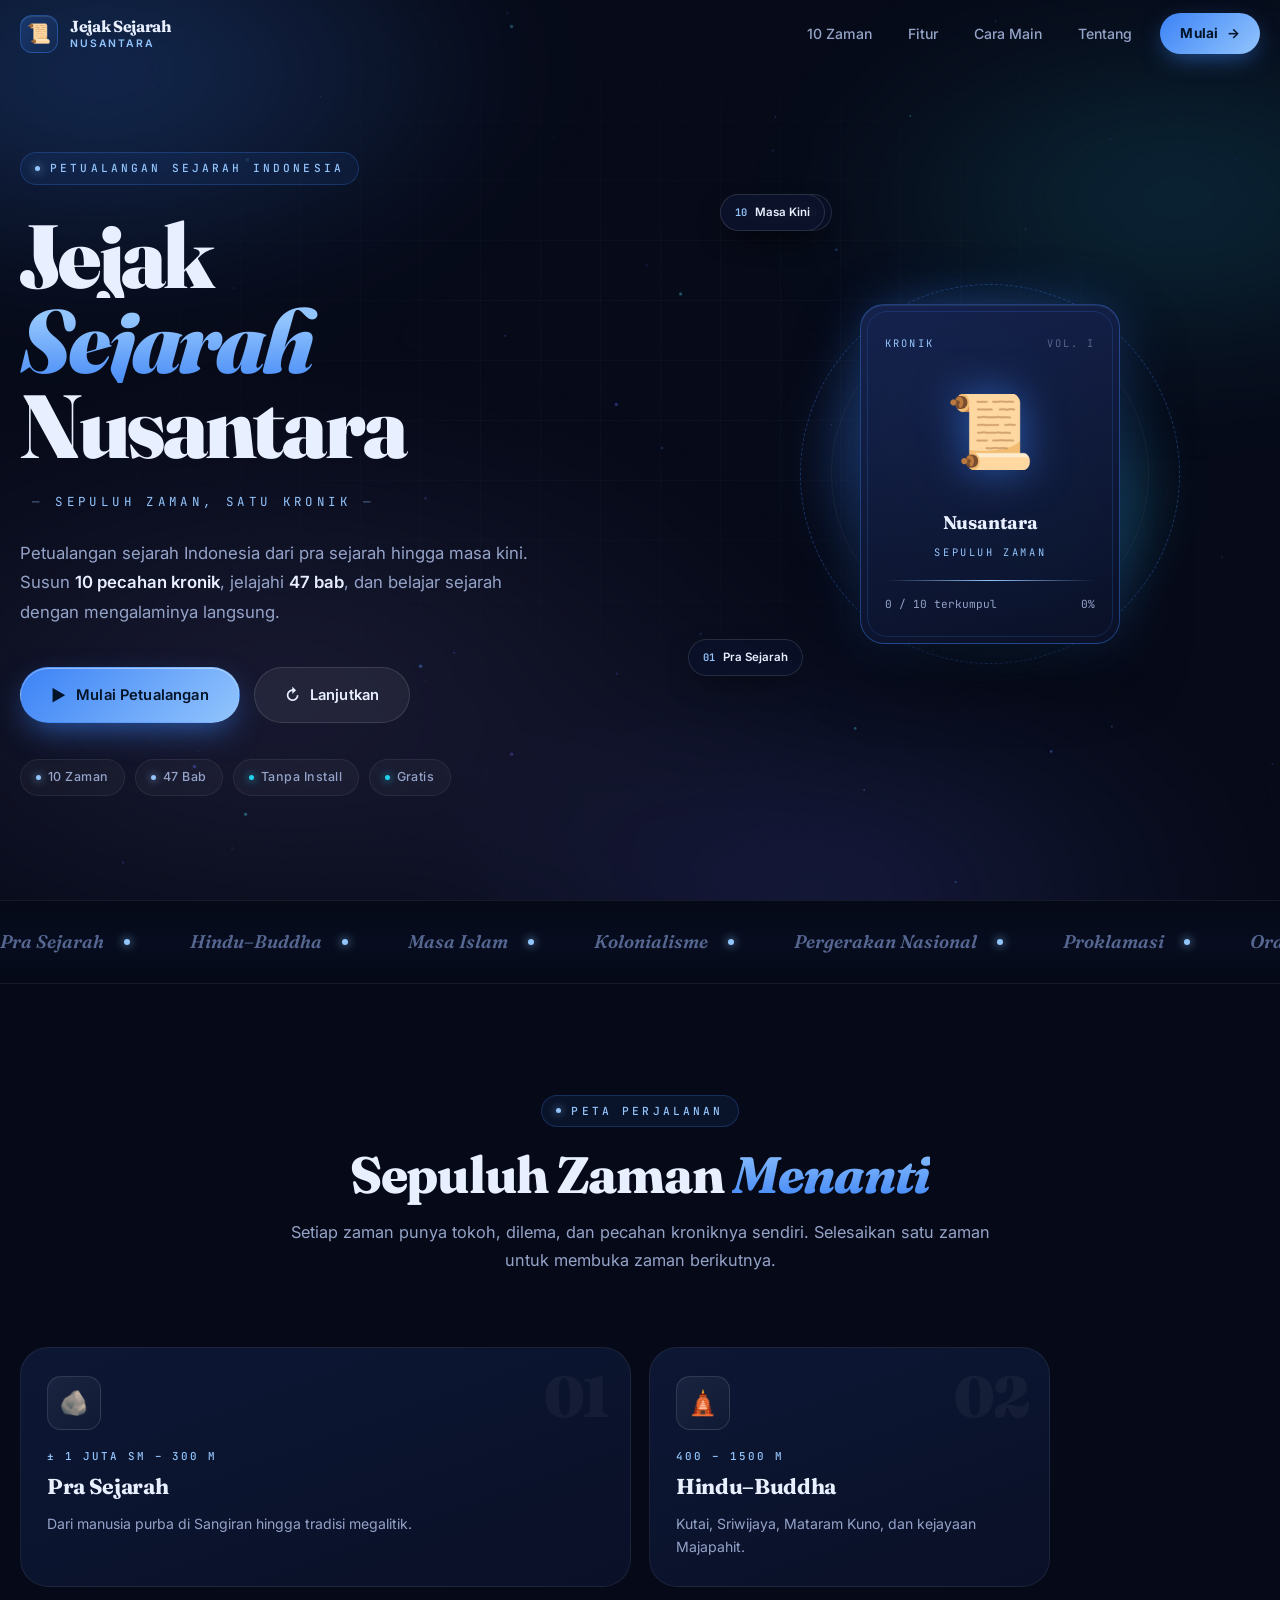
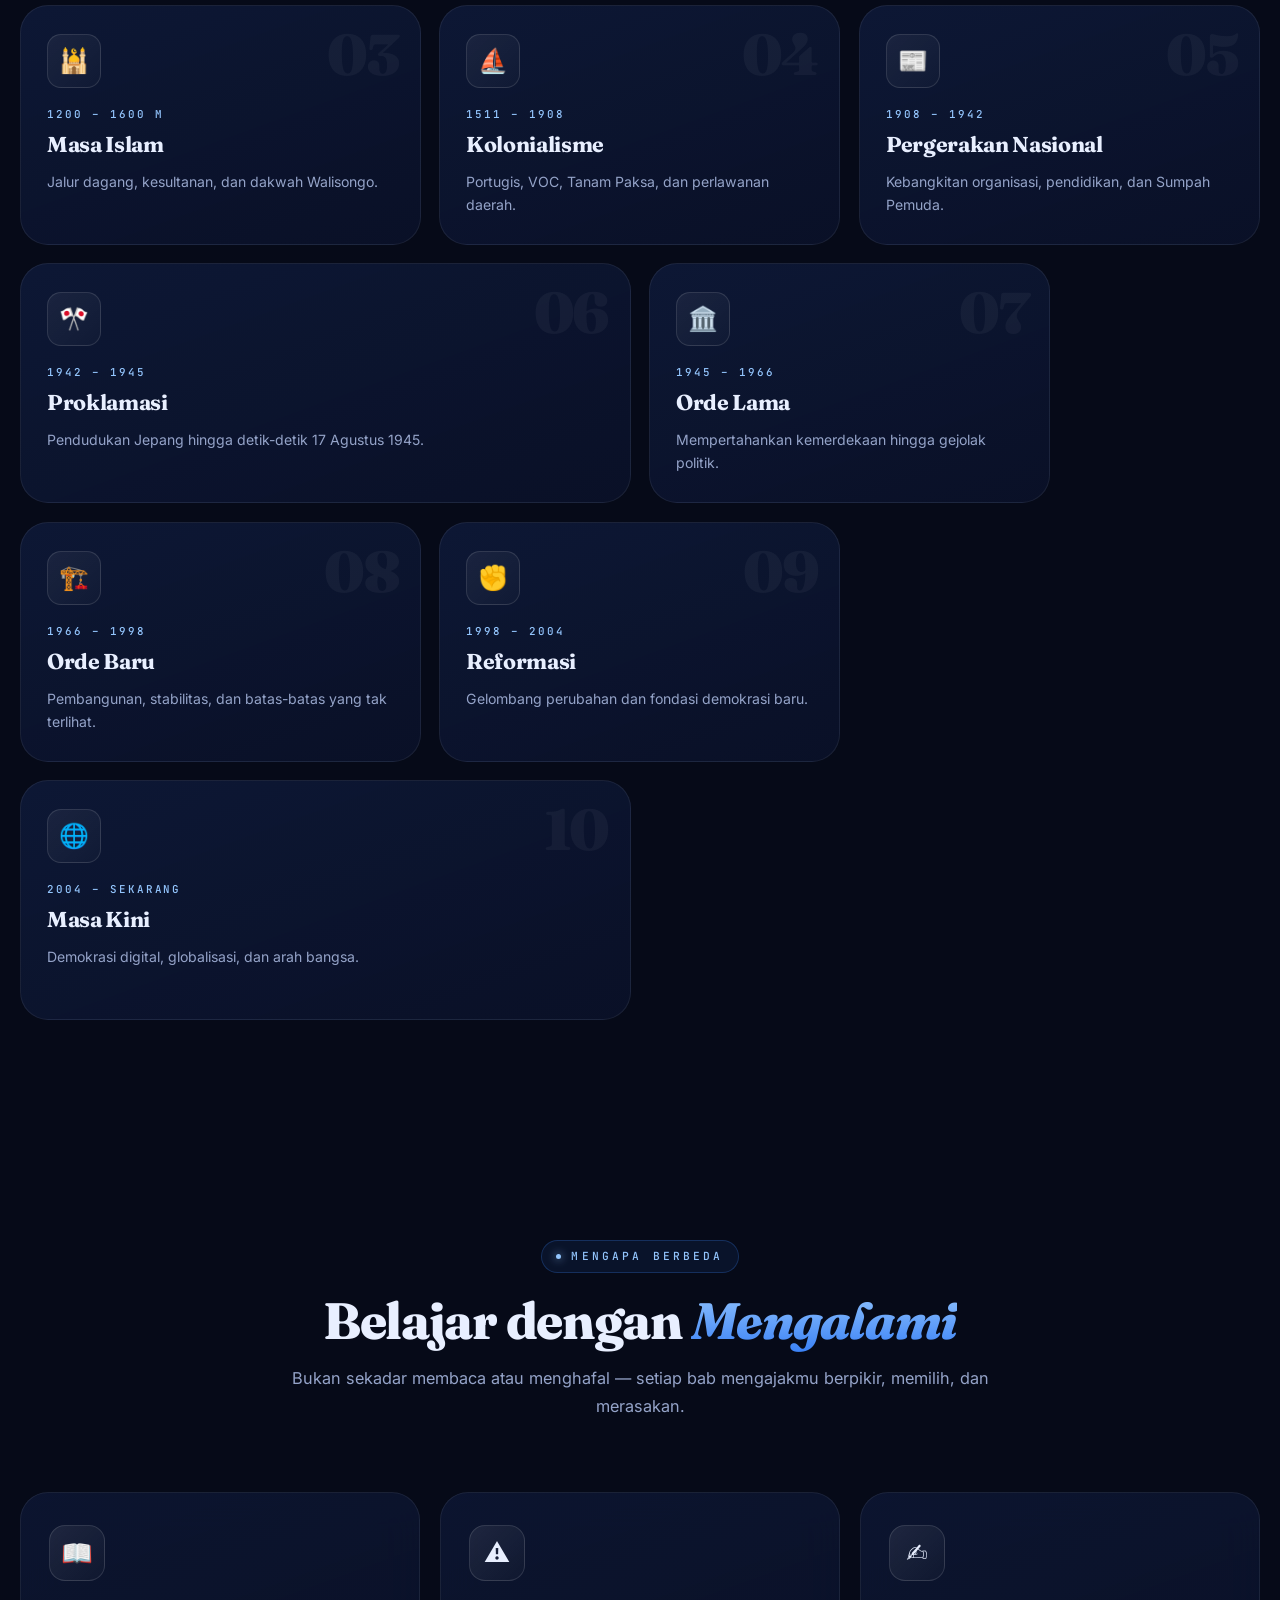
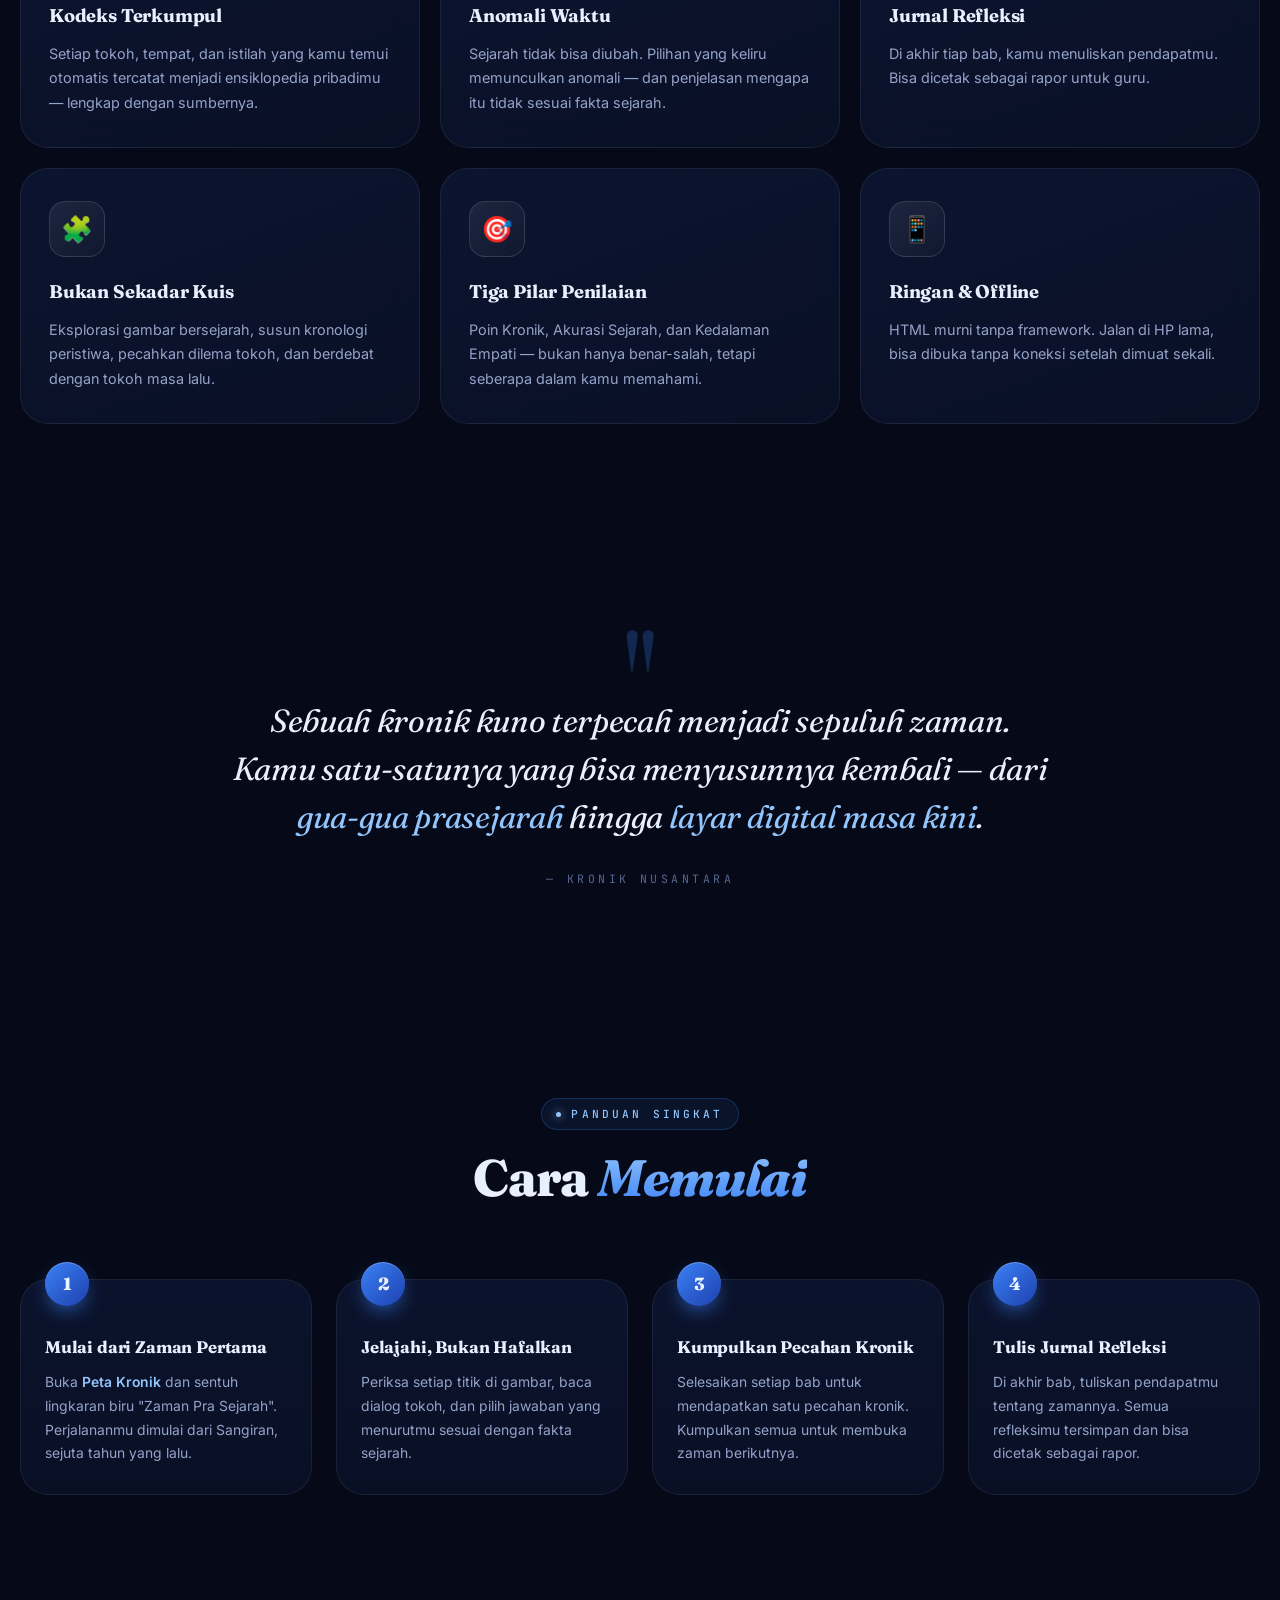
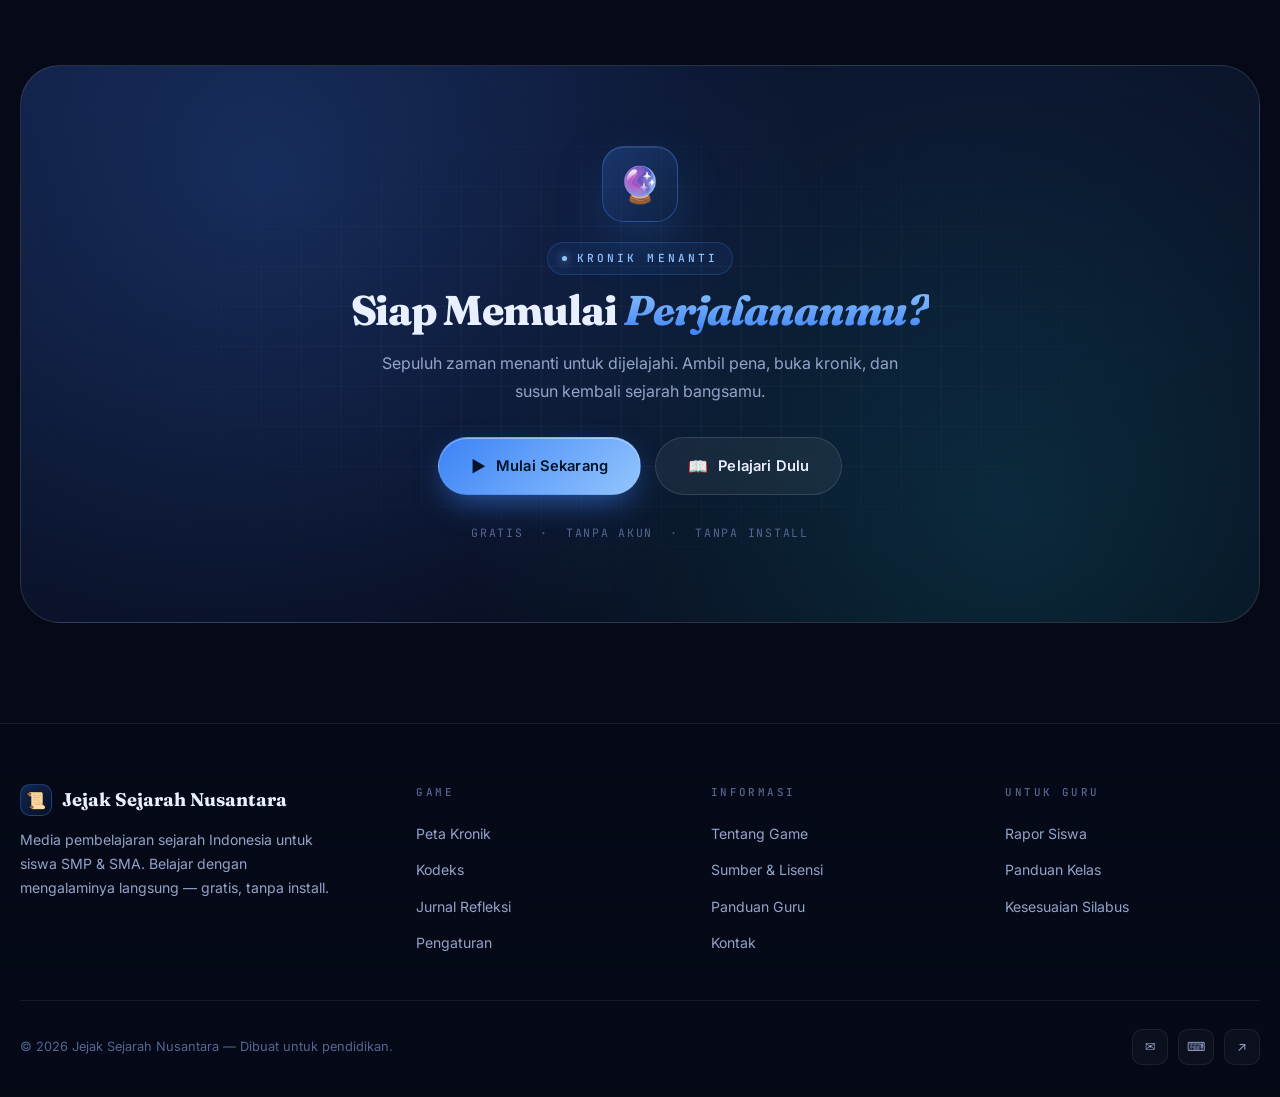
<file: index.html>
<!DOCTYPE html>
<html lang="id">
<head>
<meta charset="UTF-8" />
<meta name="viewport" content="width=device-width, initial-scale=1, viewport-fit=cover" />
<meta name="theme-color" content="#060a18" />

<!-- ═══════════ SEO ═══════════ -->
<title>Jejak Sejarah Nusantara — Sepuluh Zaman, Satu Kronik</title>
<meta name="description"
      content="Petualangan sejarah Indonesia dari pra sejarah hingga masa kini. Susun 10 pecahan kronik, jelajahi 47 bab, dan belajar sejarah dengan mengalaminya langsung." />
<meta name="author" content="Jejak Sejarah Nusantara" />
<meta name="keywords"
      content="game sejarah, sejarah indonesia, media pembelajaran, game edukasi, sejarah smp, sejarah sma" />

<!-- ═══════════ Open Graph ═══════════ -->
<meta property="og:type" content="website" />
<meta property="og:title" content="Jejak Sejarah Nusantara — Sepuluh Zaman, Satu Kronik" />
<meta property="og:description"
      content="Petualangan sejarah Indonesia dalam 10 zaman. Belajar sejarah dengan mengalaminya langsung." />
<meta property="og:image" content="assets/img/og-image.jpg" />
<meta property="og:locale" content="id_ID" />

<meta name="twitter:card" content="summary_large_image" />
<meta name="twitter:title" content="Jejak Sejarah Nusantara" />
<meta name="twitter:description" content="Petualangan sejarah Indonesia dalam 10 zaman. Gratis, tanpa install." />
<meta name="twitter:image" content="assets/img/og-image.jpg" />

<!-- ═══════════ Icon ═══════════ -->
<link rel="icon" href="assets/img/favicon.svg" type="image/svg+xml" />
<link rel="apple-touch-icon" href="assets/img/icon-192.png" />

<!-- ═══════════ Font (Google Fonts) ═══════════ -->
<link rel="preconnect" href="https://fonts.googleapis.com" />
<link rel="preconnect" href="https://fonts.gstatic.com" crossorigin />
<link href="https://fonts.googleapis.com/css2?family=Fraunces:opsz,wght@9..144,400;9..144,600;9..144,800;9..144,900&family=Inter:wght@300;400;500;600;700;800&family=JetBrains+Mono:wght@400;500&display=swap" rel="stylesheet" />

<!-- ═══════════ Stylesheet dasar ═══════════ -->
<link rel="stylesheet" href="assets/css/base.css" />
<link rel="stylesheet" href="assets/css/ui.css" />

<style>
/* ══════════════════════════════════════════════════════════════
   VARIABEL TEMA — LANDING PAGE (TEMA BIRU)
   ══════════════════════════════════════════════════════════════ */
:root {
  /* Warna dasar (navy) */
  --ln-bg-0:    #060a18;
  --ln-bg-1:    #0a1128;
  --ln-bg-2:    #0f1a3a;
  --ln-bg-3:    #16244f;

  --ln-ink:     #e8efff;
  --ln-ink-2:   #94a3c8;
  --ln-ink-3:   #556690;

  /* Biru (aksen utama — dulunya "gold") */
  --ln-gold:    #3b82f6;
  --ln-gold-2:  #93c5fd;
  --ln-gold-3:  #1e40af;

  /* Aksen pendukung (5 warna serasi) */
  --ln-teal:    #22d3ee;   /* cyan */
  --ln-rose:    #818cf8;   /* indigo */
  --ln-violet:  #a78bfa;   /* violet */
  --ln-amber:   #34d399;   /* emerald */
  --ln-sky:     #38bdf8;   /* sky */

  /* Struktur */
  --ln-line:    rgba(255,255,255,.07);
  --ln-line-2:  rgba(255,255,255,.12);
  --ln-glass:   rgba(255,255,255,.03);
  --ln-glass-2: rgba(255,255,255,.06);

  --ln-r-sm:    10px;
  --ln-r:       18px;
  --ln-r-lg:    28px;
  --ln-r-xl:    40px;

  --ln-shadow:    0 30px 80px -20px rgba(0,0,0,.8);
  --ln-shadow-sm: 0 10px 30px -10px rgba(0,0,0,.6);
  --ln-glow-gold: 0 0 40px -5px rgba(59,130,246,.55);
  --ln-glow-teal: 0 0 40px -5px rgba(34,211,238,.5);

  --ln-font-display: "Fraunces", Georgia, serif;
  --ln-font-body:    "Inter", system-ui, -apple-system, sans-serif;
  --ln-font-mono:    "JetBrains Mono", ui-monospace, monospace;

  --ln-lebar: 1240px;
  --ln-nav-h: 68px;
}

/* ══════════════════════════════════════════════════════════════
   RESET + BODY
   ══════════════════════════════════════════════════════════════ */
*, *::before, *::after { box-sizing: border-box; margin: 0; padding: 0; }

html {
  scroll-behavior: smooth;
  scroll-padding-top: 84px;
  -webkit-text-size-adjust: 100%;
}

body {
  background: var(--ln-bg-0);
  color: var(--ln-ink);
  font-family: var(--ln-font-body);
  font-size: 16px;
  line-height: 1.65;
  -webkit-font-smoothing: antialiased;
  -moz-osx-font-smoothing: grayscale;
  overflow-x: hidden;
  min-height: 100vh;
  position: relative;
  /* Kursor kembali normal */
  cursor: auto;
}

body.no-scroll { overflow: hidden; }

img { max-width: 100%; display: block; }
button { font: inherit; color: inherit; cursor: pointer; border: none; background: none; }
a { color: inherit; text-decoration: none; cursor: pointer; }
a:hover { text-decoration: none; }

::selection { background: var(--ln-gold); color: #041428; }

/* ══════════════════════════════════════════════════════════════
   LOADING SCREEN
   ══════════════════════════════════════════════════════════════ */
#loader {
  position: fixed;
  inset: 0;
  z-index: 10000;
  background: var(--ln-bg-0);
  display: grid;
  place-items: center;
  transition: opacity .8s ease, visibility .8s ease;
}
#loader.selesai { opacity: 0; visibility: hidden; }

.loader-isi {
  text-align: center;
  display: flex;
  flex-direction: column;
  align-items: center;
  gap: 28px;
}

.loader-emblem {
  width: 88px;
  height: 88px;
  position: relative;
}
.loader-emblem::before,
.loader-emblem::after {
  content: "";
  position: absolute;
  inset: 0;
  border-radius: 50%;
  border: 2px solid transparent;
  border-top-color: var(--ln-gold);
  border-right-color: var(--ln-gold-2);
  animation: loaderSpin 1.6s linear infinite;
}
.loader-emblem::after {
  inset: 12px;
  border-top-color: var(--ln-teal);
  border-right-color: transparent;
  animation-direction: reverse;
  animation-duration: 2.2s;
}
.loader-emblem span {
  position: absolute;
  inset: 0;
  display: grid;
  place-items: center;
  font-size: 2rem;
  animation: loaderPulse 1.8s ease-in-out infinite;
}
@keyframes loaderSpin { to { transform: rotate(360deg); } }
@keyframes loaderPulse {
  0%,100% { transform: scale(1); filter: drop-shadow(0 0 12px rgba(59,130,246,.5)); }
  50%      { transform: scale(1.1); filter: drop-shadow(0 0 24px rgba(59,130,246,.9)); }
}

.loader-judul {
  font-family: var(--ln-font-display);
  font-size: .9rem;
  letter-spacing: .4em;
  color: var(--ln-ink-2);
  text-transform: uppercase;
}

.loader-bar {
  width: 200px;
  height: 2px;
  background: rgba(255,255,255,.08);
  border-radius: 100px;
  overflow: hidden;
}
.loader-bar span {
  display: block;
  height: 100%;
  width: 0%;
  background: linear-gradient(90deg, var(--ln-gold), var(--ln-gold-2), var(--ln-teal));
  border-radius: 100px;
  transition: width .3s ease;
}

.loader-persen {
  font-family: var(--ln-font-mono);
  font-size: .72rem;
  color: var(--ln-ink-3);
  letter-spacing: .15em;
}

/* ══════════════════════════════════════════════════════════════
   SCROLL PROGRESS BAR
   ══════════════════════════════════════════════════════════════ */
#scroll-progress {
  position: fixed;
  top: 0; left: 0;
  height: 2px;
  width: 0%;
  background: linear-gradient(90deg, var(--ln-gold), var(--ln-gold-2), var(--ln-teal));
  z-index: 9500;
  transition: width .1s linear;
  box-shadow: 0 0 12px rgba(59,130,246,.7);
}

/* ══════════════════════════════════════════════════════════════
   PARTICLE CANVAS (debu biru)
   ══════════════════════════════════════════════════════════════ */
#partikel {
  position: fixed;
  inset: 0;
  z-index: 1;
  pointer-events: none;
  opacity: .55;
}

/* ══════════════════════════════════════════════════════════════
   NOISE OVERLAY
   ══════════════════════════════════════════════════════════════ */
body::after {
  content: "";
  position: fixed;
  inset: 0;
  z-index: 2;
  pointer-events: none;
  opacity: .04;
  mix-blend-mode: overlay;
  background-image: url("data:image/svg+xml,%3Csvg viewBox='0 0 200 200' xmlns='http://www.w3.org/2000/svg'%3E%3Cfilter id='n'%3E%3CfeTurbulence type='fractalNoise' baseFrequency='0.9' numOctaves='3' /%3E%3C/filter%3E%3Crect width='100%25' height='100%25' filter='url(%23n)'/%3E%3C/svg%3E");
}

/* ══════════════════════════════════════════════════════════════
   NAVIGASI
   ══════════════════════════════════════════════════════════════ */
.nav {
  position: fixed;
  top: 0; left: 0; right: 0;
  z-index: 9000;
  height: var(--ln-nav-h);
  display: flex;
  align-items: center;
  transition: all .4s cubic-bezier(.4,0,.2,1);
  border-bottom: 1px solid transparent;
}
.nav.scrolled {
  background: rgba(6,10,24,.72);
  backdrop-filter: blur(20px) saturate(1.4);
  -webkit-backdrop-filter: blur(20px) saturate(1.4);
  border-bottom-color: var(--ln-line);
  height: 60px;
}

.nav-wadah {
  width: min(100% - 40px, var(--ln-lebar));
  margin-inline: auto;
  display: flex;
  align-items: center;
  justify-content: space-between;
  gap: 20px;
}

.nav-logo {
  display: flex;
  align-items: center;
  gap: 12px;
  font-weight: 700;
  font-size: .95rem;
  letter-spacing: -.01em;
  transition: transform .3s ease;
}
.nav-logo:hover { transform: scale(1.03); }

.nav-logo-ikon {
  width: 38px; height: 38px;
  display: grid; place-items: center;
  font-size: 1.2rem;
  border-radius: 12px;
  background: linear-gradient(135deg, rgba(59,130,246,.25), rgba(59,130,246,.06));
  border: 1px solid rgba(59,130,246,.4);
  box-shadow: inset 0 1px 0 rgba(255,255,255,.1);
  position: relative;
  overflow: hidden;
}
.nav-logo-ikon::after {
  content: "";
  position: absolute;
  inset: 0;
  background: linear-gradient(120deg, transparent 30%, rgba(255,255,255,.25) 50%, transparent 70%);
  transform: translateX(-100%);
  transition: transform .6s ease;
}
.nav-logo:hover .nav-logo-ikon::after { transform: translateX(100%); }

.nav-logo-teks {
  display: flex;
  flex-direction: column;
  line-height: 1.1;
}
.nav-logo-teks strong {
  font-family: var(--ln-font-display);
  font-size: 1rem;
  font-weight: 700;
  letter-spacing: -.02em;
}
.nav-logo-teks small {
  font-size: .65rem;
  letter-spacing: .18em;
  text-transform: uppercase;
  color: var(--ln-gold-2);
  font-weight: 600;
  margin-top: 2px;
}

.nav-menu {
  display: flex;
  align-items: center;
  gap: 4px;
}
.nav-link {
  padding: 9px 16px;
  border-radius: 100px;
  font-size: .88rem;
  font-weight: 500;
  color: var(--ln-ink-2);
  transition: all .25s ease;
  position: relative;
}
.nav-link:hover {
  color: var(--ln-ink);
  background: var(--ln-glass-2);
}

.nav-cta {
  display: inline-flex;
  align-items: center;
  gap: 8px;
  padding: 9px 20px;
  border-radius: 100px;
  background: linear-gradient(135deg, var(--ln-gold), var(--ln-gold-2));
  color: #041428;
  font-weight: 700;
  font-size: .85rem;
  letter-spacing: .02em;
  box-shadow: 0 8px 24px -6px rgba(59,130,246,.6);
  transition: all .25s ease;
  margin-left: 8px;
}
.nav-cta:hover {
  transform: translateY(-2px);
  box-shadow: 0 12px 32px -6px rgba(59,130,246,.8);
}

.nav-toggle {
  display: none;
  width: 40px; height: 40px;
  border-radius: 12px;
  background: var(--ln-glass-2);
  border: 1px solid var(--ln-line-2);
  align-items: center;
  justify-content: center;
}
.nav-toggle span {
  display: block;
  width: 18px; height: 1.5px;
  background: var(--ln-ink);
  position: relative;
  transition: .3s;
}
.nav-toggle span::before,
.nav-toggle span::after {
  content: "";
  position: absolute;
  left: 0;
  width: 18px; height: 1.5px;
  background: var(--ln-ink);
  transition: .3s;
}
.nav-toggle span::before { top: -6px; }
.nav-toggle span::after  { top: 6px; }
.nav-toggle.buka span { background: transparent; }
.nav-toggle.buka span::before { top: 0; transform: rotate(45deg); }
.nav-toggle.buka span::after  { top: 0; transform: rotate(-45deg); }

@media (max-width: 860px) {
  .nav-menu {
    position: fixed;
    inset: 0 0 0 auto;
    width: min(85vw, 340px);
    background: rgba(10,17,40,.96);
    backdrop-filter: blur(24px);
    flex-direction: column;
    align-items: stretch;
    padding: 90px 24px 40px;
    gap: 4px;
    transform: translateX(100%);
    transition: transform .4s cubic-bezier(.4,0,.2,1);
    border-left: 1px solid var(--ln-line);
  }
  .nav-menu.buka { transform: translateX(0); }
  .nav-link {
    padding: 14px 18px;
    border-radius: 12px;
    font-size: 1rem;
  }
  .nav-cta {
    margin: 16px 0 0;
    padding: 14px 24px;
    justify-content: center;
    font-size: .95rem;
  }
  .nav-toggle { display: flex; }
  .nav-logo-teks small { display: none; }
}

/* ══════════════════════════════════════════════════════════════
   LAYOUT DASAR
   ══════════════════════════════════════════════════════════════ */
.wadah-ln {
  width: min(100% - 40px, var(--ln-lebar));
  margin-inline: auto;
  position: relative;
  z-index: 5;
}
@media (max-width: 640px) {
  .wadah-ln { width: calc(100% - 28px); }
}

.bagian {
  padding: 110px 0;
  position: relative;
}
@media (max-width: 720px) {
  .bagian { padding: 72px 0; }
}

/* Label kecil di atas judul */
.eyebrow {
  display: inline-flex;
  align-items: center;
  gap: 10px;
  font-family: var(--ln-font-mono);
  font-size: .7rem;
  letter-spacing: .28em;
  text-transform: uppercase;
  color: var(--ln-gold-2);
  font-weight: 500;
  padding: 6px 14px;
  border-radius: 100px;
  background: rgba(59,130,246,.08);
  border: 1px solid rgba(59,130,246,.25);
}
.eyebrow::before {
  content: "";
  width: 5px; height: 5px;
  background: var(--ln-gold-2);
  border-radius: 50%;
  box-shadow: 0 0 10px var(--ln-gold-2);
  animation: titikDenyut 2s ease-in-out infinite;
}
@keyframes titikDenyut {
  0%,100% { opacity: 1; transform: scale(1); }
  50%      { opacity: .4; transform: scale(.7); }
}

/* ══════════════════════════════════════════════════════════════
   HERO
   ══════════════════════════════════════════════════════════════ */
.hero {
  position: relative;
  min-height: 100vh;
  display: flex;
  align-items: center;
  padding: calc(var(--ln-nav-h) + 60px) 0 80px;
  overflow: hidden;
}

/* Mesh gradient background (biru) */
.hero::before {
  content: "";
  position: absolute;
  inset: -20%;
  z-index: 0;
  background:
    radial-gradient(ellipse 40% 30% at 20% 20%, rgba(59,130,246,.28), transparent 60%),
    radial-gradient(ellipse 35% 25% at 80% 30%, rgba(34,211,238,.16), transparent 60%),
    radial-gradient(ellipse 40% 30% at 60% 85%, rgba(99,102,241,.18), transparent 60%),
    radial-gradient(ellipse 50% 40% at 30% 70%, rgba(167,139,250,.12), transparent 60%);
  filter: blur(60px);
  animation: meshJalan 22s ease-in-out infinite alternate;
}
@keyframes meshJalan {
  0%   { transform: translate(0, 0) rotate(0deg) scale(1); }
  50%  { transform: translate(-4%, 3%) rotate(2deg) scale(1.08); }
  100% { transform: translate(4%, -3%) rotate(-2deg) scale(1.04); }
}

/* Grid garis halus */
.hero::after {
  content: "";
  position: absolute;
  inset: 0;
  z-index: 1;
  background-image:
    linear-gradient(rgba(255,255,255,.025) 1px, transparent 1px),
    linear-gradient(90deg, rgba(255,255,255,.025) 1px, transparent 1px);
  background-size: 60px 60px;
  mask-image: radial-gradient(ellipse 70% 60% at 50% 40%, #000 20%, transparent 75%);
  -webkit-mask-image: radial-gradient(ellipse 70% 60% at 50% 40%, #000 20%, transparent 75%);
  pointer-events: none;
}

.hero-wadah {
  display: grid;
  grid-template-columns: 1.15fr 1fr;
  gap: 80px;
  align-items: center;
  width: 100%;
}
@media (max-width: 980px) {
  .hero-wadah { grid-template-columns: 1fr; gap: 60px; }
}

/* Konten teks hero */
.hero-konten { position: relative; z-index: 10; }

.hero-judul {
  font-family: var(--ln-font-display);
  font-size: clamp(2.6rem, 7vw, 5.6rem);
  font-weight: 900;
  line-height: .95;
  letter-spacing: -.035em;
  margin: 28px 0 0;
  color: var(--ln-ink);
}

.hero-judul .baris {
  display: block;
  overflow: hidden;
}
.hero-judul .kata {
  display: inline-block;
  transform: translateY(110%);
  opacity: 0;
  animation: naikKata 1s cubic-bezier(.22,1,.36,1) forwards;
}
.hero-judul .kata:nth-child(1) { animation-delay: .2s; }
.hero-judul .kata:nth-child(2) { animation-delay: .35s; }
.hero-judul .kata:nth-child(3) { animation-delay: .5s; }

.hero-judul .emas {
  background: linear-gradient(180deg, var(--ln-gold-2) 30%, var(--ln-gold) 100%);
  -webkit-background-clip: text;
  background-clip: text;
  color: transparent;
  position: relative;
  font-style: italic;
  padding-right: .08em;
}
.hero-judul .emas::after {
  content: "";
  position: absolute;
  left: 0; right: 0;
  bottom: .08em;
  height: 3px;
  background: linear-gradient(90deg, var(--ln-gold-2), transparent);
  border-radius: 4px;
  transform: scaleX(0);
  transform-origin: left;
  animation: garisBuka 1.2s cubic-bezier(.22,1,.36,1) 1.1s forwards;
}
@keyframes naikKata {
  to { transform: translateY(0); opacity: 1; }
}
@keyframes garisBuka {
  to { transform: scaleX(1); }
}

.hero-tagline {
  font-family: var(--ln-font-mono);
  font-size: .78rem;
  letter-spacing: .35em;
  text-transform: uppercase;
  color: var(--ln-gold-2);
  margin-top: 24px;
  opacity: 0;
  animation: fadeIn .8s ease .9s forwards;
}
.hero-tagline::before,
.hero-tagline::after {
  content: "—";
  margin: 0 12px;
  opacity: .5;
}

.hero-deskripsi {
  max-width: 520px;
  font-size: 1.05rem;
  line-height: 1.75;
  color: var(--ln-ink-2);
  margin-top: 26px;
  opacity: 0;
  animation: fadeIn .8s ease 1.05s forwards;
}
.hero-deskripsi strong { color: var(--ln-ink); font-weight: 600; }

@keyframes fadeIn {
  to { opacity: 1; }
}

/* CTA buttons */
.hero-cta {
  display: flex;
  flex-wrap: wrap;
  gap: 14px;
  margin-top: 40px;
  opacity: 0;
  animation: fadeIn .8s ease 1.2s forwards;
}

.btn {
  display: inline-flex;
  align-items: center;
  justify-content: center;
  gap: 10px;
  padding: 15px 30px;
  border-radius: 100px;
  font-weight: 600;
  font-size: .92rem;
  letter-spacing: .01em;
  transition: all .3s cubic-bezier(.4,0,.2,1);
  position: relative;
  overflow: hidden;
  white-space: nowrap;
  border: 1px solid transparent;
}

.btn-primary {
  background: linear-gradient(135deg, var(--ln-gold), var(--ln-gold-2));
  color: #041428;
  box-shadow: 0 12px 32px -8px rgba(59,130,246,.65), inset 0 1px 0 rgba(255,255,255,.4);
}
.btn-primary:hover {
  box-shadow: 0 18px 44px -8px rgba(59,130,246,.9), inset 0 1px 0 rgba(255,255,255,.5);
}
.btn-primary::before {
  content: "";
  position: absolute;
  inset: 0;
  background: linear-gradient(120deg, transparent 30%, rgba(255,255,255,.5) 50%, transparent 70%);
  transform: translateX(-100%);
  transition: transform .7s ease;
}
.btn-primary:hover::before { transform: translateX(100%); }

.btn-ghost {
  background: var(--ln-glass-2);
  border-color: var(--ln-line-2);
  color: var(--ln-ink);
  backdrop-filter: blur(12px);
}
.btn-ghost:hover {
  background: var(--ln-glass);
  border-color: var(--ln-gold-2);
  color: var(--ln-gold-2);
}

.btn .ikon { font-size: 1rem; line-height: 1; }

/* Chip info */
.hero-chips {
  display: flex;
  flex-wrap: wrap;
  gap: 10px;
  margin-top: 36px;
  opacity: 0;
  animation: fadeIn .8s ease 1.35s forwards;
}
.chip {
  display: inline-flex;
  align-items: center;
  gap: 7px;
  padding: 7px 15px;
  border-radius: 100px;
  font-size: .78rem;
  font-weight: 500;
  color: var(--ln-ink-2);
  background: var(--ln-glass);
  border: 1px solid var(--ln-line);
  backdrop-filter: blur(10px);
  transition: all .25s ease;
}
.chip:hover {
  color: var(--ln-ink);
  border-color: var(--ln-line-2);
  transform: translateY(-2px);
}
.chip .dot {
  width: 5px; height: 5px;
  border-radius: 50%;
  background: var(--ln-gold-2);
  box-shadow: 0 0 8px var(--ln-gold-2);
}
.chip.teal .dot { background: var(--ln-teal); box-shadow: 0 0 8px var(--ln-teal); }

/* ══════════════════════════════════════════════════════════════
   HERO — VISUAL 3D (Peta Kronik Mini)
   ══════════════════════════════════════════════════════════════ */
.hero-visual {
  position: relative;
  height: 560px;
  opacity: 0;
  animation: fadeIn 1.2s ease .6s forwards;
}
@media (max-width: 980px) {
  .hero-visual { height: 440px; max-width: 480px; margin: 0 auto; }
}

/* Orb utama */
.kronik-orb {
  position: absolute;
  inset: 0;
  margin: auto;
  width: 320px; height: 320px;
  border-radius: 50%;
  background:
    radial-gradient(circle at 30% 30%, rgba(59,130,246,.55), transparent 55%),
    radial-gradient(circle at 70% 70%, rgba(34,211,238,.4), transparent 55%),
    radial-gradient(circle at 50% 50%, rgba(99,102,241,.32), transparent 60%);
  filter: blur(30px);
  animation: orbPulse 6s ease-in-out infinite;
}
@keyframes orbPulse {
  0%,100% { transform: scale(1); opacity: .8; }
  50%      { transform: scale(1.15); opacity: 1; }
}

/* Ring berputar */
.ring-berputar {
  position: absolute;
  inset: 0;
  margin: auto;
  width: 380px; height: 380px;
  border-radius: 50%;
  border: 1px dashed rgba(59,130,246,.35);
  animation: spinLambat 40s linear infinite;
}
.ring-berputar::before,
.ring-berputar::after {
  content: "";
  position: absolute;
  border-radius: 50%;
  border: 1px solid rgba(255,255,255,.05);
}
.ring-berputar::before { inset: 30px; }
.ring-berputar::after  { inset: 70px; border-style: dashed; border-color: rgba(34,211,238,.2); }

@keyframes spinLambat { to { transform: rotate(360deg); } }

/* Kartu pusat (kronik) */
.kartu-kronik {
  position: absolute;
  inset: 0;
  margin: auto;
  width: 260px; height: 340px;
  border-radius: 24px;
  background:
    linear-gradient(160deg, rgba(22,36,79,.95), rgba(10,17,40,.98));
  border: 1px solid rgba(59,130,246,.4);
  box-shadow:
    0 30px 80px -20px rgba(0,0,0,.9),
    inset 0 1px 0 rgba(255,255,255,.08),
    0 0 60px -10px rgba(59,130,246,.45);
  display: flex;
  flex-direction: column;
  padding: 30px 24px;
  transform-style: preserve-3d;
  transition: transform .4s ease;
  z-index: 5;
}

.kartu-kronik::before {
  content: "";
  position: absolute;
  inset: 6px;
  border-radius: 20px;
  border: 1px solid rgba(59,130,246,.2);
  pointer-events: none;
}

.kartu-kronik .sampul-atas {
  display: flex;
  justify-content: space-between;
  align-items: center;
  font-family: var(--ln-font-mono);
  font-size: .65rem;
  letter-spacing: .2em;
  color: var(--ln-gold-2);
  text-transform: uppercase;
}
.kartu-kronik .sampul-atas .no { color: var(--ln-ink-3); }

.kartu-kronik .emblem-besar {
  flex: 1;
  display: grid;
  place-items: center;
  font-size: 4.5rem;
  margin: 12px 0;
  filter: drop-shadow(0 0 20px rgba(59,130,246,.6));
  animation: emblemFloat 4s ease-in-out infinite;
}
@keyframes emblemFloat {
  0%,100% { transform: translateY(0) rotate(-2deg); }
  50%      { transform: translateY(-8px) rotate(2deg); }
}

.kartu-kronik .judul-kartu {
  font-family: var(--ln-font-display);
  font-size: 1.15rem;
  font-weight: 700;
  text-align: center;
  letter-spacing: -.01em;
}
.kartu-kronik .sub-kartu {
  font-family: var(--ln-font-mono);
  font-size: .65rem;
  letter-spacing: .25em;
  text-transform: uppercase;
  color: var(--ln-gold-2);
  text-align: center;
  margin-top: 6px;
}

.kartu-kronik .garis-emas {
  height: 1px;
  background: linear-gradient(90deg, transparent, var(--ln-gold-2), transparent);
  margin-top: 18px;
}

.kartu-kronik .pecahan-info {
  display: flex;
  justify-content: space-between;
  margin-top: 14px;
  font-size: .7rem;
  color: var(--ln-ink-2);
  font-family: var(--ln-font-mono);
}

/* Float label (anak panah) */
.label-float {
  position: absolute;
  padding: 8px 14px;
  background: rgba(10,17,40,.9);
  border: 1px solid var(--ln-line-2);
  border-radius: 100px;
  font-size: .72rem;
  font-weight: 600;
  color: var(--ln-ink);
  display: flex;
  align-items: center;
  gap: 8px;
  backdrop-filter: blur(10px);
  box-shadow: var(--ln-shadow-sm);
  white-space: nowrap;
  opacity: 0;
  animation: labelMuncul .8s ease forwards;
}
.label-float .num {
  font-family: var(--ln-font-mono);
  color: var(--ln-gold-2);
  font-size: .65rem;
}
.label-float:nth-child(2) { top: 12%; left: -8%; animation-delay: 1.4s; }
.label-float:nth-child(3) { top: 42%; right: -12%; animation-delay: 1.6s; }
.label-float:nth-child(4) { bottom: 14%; left: -6%; animation-delay: 1.8s; }

@keyframes labelMuncul {
  from { opacity: 0; transform: translateY(10px) scale(.9); }
  to   { opacity: 1; transform: translateY(0) scale(1); }
}

@media (max-width: 980px) {
  .ring-berputar { width: 300px; height: 300px; }
  .kartu-kronik { width: 210px; height: 280px; padding: 22px 18px; }
  .kartu-kronik .emblem-besar { font-size: 3.4rem; }
  .kartu-kronik .judul-kartu { font-size: .95rem; }
  .label-float { font-size: .65rem; padding: 6px 10px; }
  .label-float:nth-child(2) { left: -2%; }
  .label-float:nth-child(3) { right: -4%; }
  .label-float:nth-child(4) { left: -2%; }
}

/* ══════════════════════════════════════════════════════════════
   MARQUEE TICKER
   ══════════════════════════════════════════════════════════════ */
.marquee {
  position: relative;
  border-top: 1px solid var(--ln-line);
  border-bottom: 1px solid var(--ln-line);
  padding: 26px 0;
  overflow: hidden;
  background: linear-gradient(180deg, transparent, rgba(59,130,246,.03), transparent);
  z-index: 5;
}
.marquee-track {
  display: flex;
  gap: 60px;
  width: max-content;
  animation: marquee 40s linear infinite;
}
.marquee:hover .marquee-track { animation-play-state: paused; }

.marquee-item {
  display: flex;
  align-items: center;
  gap: 20px;
  font-family: var(--ln-font-display);
  font-size: 1.15rem;
  font-weight: 600;
  font-style: italic;
  color: var(--ln-ink-3);
  white-space: nowrap;
  transition: color .3s ease;
}
.marquee-item:hover { color: var(--ln-gold-2); }

.marquee-item .titik {
  width: 6px; height: 6px;
  border-radius: 50%;
  background: var(--ln-gold-2);
  box-shadow: 0 0 10px var(--ln-gold-2);
}

@keyframes marquee {
  to { transform: translateX(-50%); }
}

/* ══════════════════════════════════════════════════════════════
   SECTION HEADER
   ══════════════════════════════════════════════════════════════ */
.head-section {
  text-align: center;
  margin-bottom: 72px;
  max-width: 720px;
  margin-inline: auto;
}
.head-section h2 {
  font-family: var(--ln-font-display);
  font-size: clamp(1.9rem, 4.5vw, 3.2rem);
  font-weight: 800;
  line-height: 1.1;
  letter-spacing: -.025em;
  margin: 20px 0 16px;
}
.head-section h2 em {
  font-style: italic;
  background: linear-gradient(180deg, var(--ln-gold-2), var(--ln-gold));
  -webkit-background-clip: text;
  background-clip: text;
  color: transparent;
}
.head-section p {
  font-size: 1.02rem;
  line-height: 1.7;
  color: var(--ln-ink-2);
  margin: 0;
}

/* ══════════════════════════════════════════════════════════════
   BENTO GRID — 10 ZAMAN
   ══════════════════════════════════════════════════════════════ */
.bento {
  display: grid;
  grid-template-columns: repeat(12, 1fr);
  gap: 18px;
}

.kartu-zaman {
  grid-column: span 4;
  position: relative;
  padding: 28px 26px;
  border-radius: var(--ln-r-lg);
  background: linear-gradient(160deg, rgba(15,26,58,.85), rgba(10,17,40,.95));
  border: 1px solid var(--ln-line);
  overflow: hidden;
  transition: all .4s cubic-bezier(.4,0,.2,1);
  cursor: pointer;
  min-height: 240px;
  display: flex;
  flex-direction: column;
  transform-style: preserve-3d;
  will-change: transform;
}

.kartu-zaman:nth-child(1),
.kartu-zaman:nth-child(6),
.kartu-zaman:nth-child(10) { grid-column: span 6; }

@media (max-width: 980px) {
  .kartu-zaman,
  .kartu-zaman:nth-child(1),
  .kartu-zaman:nth-child(6),
  .kartu-zaman:nth-child(10) { grid-column: span 6; }
}
@media (max-width: 640px) {
  .kartu-zaman,
  .kartu-zaman:nth-child(1),
  .kartu-zaman:nth-child(6),
  .kartu-zaman:nth-child(10) { grid-column: span 12; }
}

.kartu-zaman::before {
  content: "";
  position: absolute;
  inset: 0;
  background: radial-gradient(circle at 100% 0%, var(--warna-zaman, #3b82f6), transparent 45%);
  opacity: 0;
  transition: opacity .5s ease;
  pointer-events: none;
  mix-blend-mode: soft-light;
}
.kartu-zaman:hover::before { opacity: .4; }

.kartu-zaman::after {
  content: "";
  position: absolute;
  inset: 0;
  border-radius: inherit;
  padding: 1px;
  background: linear-gradient(135deg, transparent 30%, var(--warna-zaman, #3b82f6) 50%, transparent 70%);
  -webkit-mask: linear-gradient(#000 0 0) content-box, linear-gradient(#000 0 0);
  mask: linear-gradient(#000 0 0) content-box, linear-gradient(#000 0 0);
  -webkit-mask-composite: xor;
  mask-composite: exclude;
  opacity: 0;
  transition: opacity .5s ease;
  pointer-events: none;
}
.kartu-zaman:hover::after { opacity: 1; }

.kartu-zaman:hover {
  transform: translateY(-8px);
  box-shadow: 0 30px 60px -20px rgba(0,0,0,.9), 0 0 40px -10px var(--warna-zaman, #3b82f6);
  border-color: transparent;
}

.kartu-zaman .nomor {
  position: absolute;
  top: 20px; right: 22px;
  font-family: var(--ln-font-display);
  font-size: 3.6rem;
  font-weight: 900;
  line-height: 1;
  color: rgba(255,255,255,.045);
  letter-spacing: -.04em;
  transition: all .4s ease;
  pointer-events: none;
}
.kartu-zaman:hover .nomor {
  color: var(--warna-zaman, #3b82f6);
  opacity: .22;
  transform: scale(1.05);
}

.kartu-zaman .ikon-zaman {
  width: 54px; height: 54px;
  border-radius: 14px;
  display: grid;
  place-items: center;
  font-size: 1.5rem;
  background: linear-gradient(135deg, rgba(255,255,255,.06), rgba(255,255,255,.02));
  border: 1px solid var(--ln-line-2);
  margin-bottom: 18px;
  position: relative;
  z-index: 1;
  transition: all .4s ease;
}
.kartu-zaman:hover .ikon-zaman {
  transform: translateY(-4px) rotate(-6deg);
  border-color: var(--warna-zaman, #3b82f6);
  box-shadow: 0 0 24px -4px var(--warna-zaman, #3b82f6);
}

.kartu-zaman .periode {
  font-family: var(--ln-font-mono);
  font-size: .68rem;
  letter-spacing: .18em;
  text-transform: uppercase;
  color: var(--ln-gold-2);
  font-weight: 500;
  position: relative;
  z-index: 1;
}

.kartu-zaman h3 {
  font-family: var(--ln-font-display);
  font-size: 1.35rem;
  font-weight: 700;
  line-height: 1.2;
  letter-spacing: -.015em;
  margin: 8px 0 0;
  position: relative;
  z-index: 1;
}

.kartu-zaman p {
  font-size: .88rem;
  line-height: 1.65;
  color: var(--ln-ink-2);
  margin: 12px 0 0;
  position: relative;
  z-index: 1;
  flex: 1;
}

.kartu-zaman .panah {
  position: absolute;
  bottom: 24px; right: 26px;
  width: 34px; height: 34px;
  border-radius: 50%;
  display: grid;
  place-items: center;
  background: var(--ln-glass-2);
  border: 1px solid var(--ln-line-2);
  color: var(--ln-ink-2);
  font-size: .9rem;
  transition: all .35s ease;
  opacity: 0;
  transform: translateX(-8px);
}
.kartu-zaman:hover .panah {
  opacity: 1;
  transform: translateX(0);
  background: var(--warna-zaman, #3b82f6);
  border-color: var(--warna-zaman, #3b82f6);
  color: #041428;
}

/* ══════════════════════════════════════════════════════════════
   FITUR — KARTU KACA
   ══════════════════════════════════════════════════════════════ */
.grid-fitur {
  display: grid;
  grid-template-columns: repeat(3, 1fr);
  gap: 20px;
}
@media (max-width: 980px) { .grid-fitur { grid-template-columns: repeat(2, 1fr); } }
@media (max-width: 640px) { .grid-fitur { grid-template-columns: 1fr; } }

.kartu-fitur {
  position: relative;
  padding: 32px 28px;
  border-radius: var(--ln-r-lg);
  background:
    linear-gradient(160deg, rgba(15,26,58,.7), rgba(10,17,40,.9));
  border: 1px solid var(--ln-line);
  backdrop-filter: blur(20px);
  overflow: hidden;
  transition: all .4s cubic-bezier(.4,0,.2,1);
}

.kartu-fitur::before {
  content: "";
  position: absolute;
  top: -50%; left: -50%;
  width: 200%; height: 200%;
  background: conic-gradient(
    from 0deg,
    transparent 0deg,
    var(--warna-fitur, #3b82f6) 60deg,
    transparent 120deg
  );
  opacity: 0;
  transition: opacity .5s ease;
  animation: spinLambat 8s linear infinite;
  z-index: 0;
}
.kartu-fitur:hover::before { opacity: .14; }

.kartu-fitur > * { position: relative; z-index: 1; }

.kartu-fitur:hover {
  transform: translateY(-6px);
  border-color: var(--warna-fitur, #3b82f6);
  box-shadow: 0 20px 50px -15px rgba(0,0,0,.8);
}

.kartu-fitur .ikon-f {
  width: 56px; height: 56px;
  border-radius: 16px;
  display: grid;
  place-items: center;
  font-size: 1.6rem;
  background: linear-gradient(135deg, rgba(255,255,255,.08), rgba(255,255,255,.02));
  border: 1px solid var(--ln-line-2);
  margin-bottom: 20px;
  transition: all .4s ease;
}
.kartu-fitur:hover .ikon-f {
  transform: rotate(-8deg) scale(1.08);
  border-color: var(--warna-fitur, #3b82f6);
  box-shadow: 0 0 32px -6px var(--warna-fitur, #3b82f6);
}

.kartu-fitur h3 {
  font-family: var(--ln-font-display);
  font-size: 1.15rem;
  font-weight: 700;
  letter-spacing: -.01em;
  margin: 0 0 10px;
}
.kartu-fitur p {
  font-size: .9rem;
  line-height: 1.7;
  color: var(--ln-ink-2);
  margin: 0;
}

/* ══════════════════════════════════════════════════════════════
   CARA MAIN — STEP
   ══════════════════════════════════════════════════════════════ */
.grid-cara {
  display: grid;
  grid-template-columns: repeat(4, 1fr);
  gap: 24px;
  counter-reset: langkah;
}
@media (max-width: 980px) { .grid-cara { grid-template-columns: repeat(2, 1fr); } }
@media (max-width: 560px) { .grid-cara { grid-template-columns: 1fr; } }

.langkah {
  position: relative;
  padding: 32px 24px 28px;
  border-radius: var(--ln-r-lg);
  background: linear-gradient(180deg, rgba(15,26,58,.6), rgba(10,17,40,.85));
  border: 1px solid var(--ln-line);
  transition: all .35s ease;
}
.langkah:hover {
  transform: translateY(-6px);
  border-color: rgba(59,130,246,.5);
  background: linear-gradient(180deg, rgba(59,130,246,.08), rgba(10,17,40,.9));
}

.langkah .angka {
  position: absolute;
  top: -18px;
  left: 24px;
  width: 44px; height: 44px;
  border-radius: 50%;
  display: grid;
  place-items: center;
  font-family: var(--ln-font-display);
  font-size: 1.1rem;
  font-weight: 800;
  background: linear-gradient(135deg, var(--ln-gold), var(--ln-gold-3));
  color: #eaf2ff;
  box-shadow: 0 8px 20px -6px rgba(59,130,246,.8), inset 0 1px 0 rgba(255,255,255,.25);
}

.langkah h3 {
  font-family: var(--ln-font-display);
  font-size: 1.05rem;
  font-weight: 700;
  margin: 22px 0 10px;
  letter-spacing: -.01em;
}
.langkah p {
  font-size: .87rem;
  line-height: 1.7;
  color: var(--ln-ink-2);
  margin: 0;
}
.langkah p strong { color: var(--ln-gold-2); font-weight: 600; }

/* ══════════════════════════════════════════════════════════════
   KUTIPAN
   ══════════════════════════════════════════════════════════════ */
.kutipan-wrap {
  padding: 100px 0;
  position: relative;
  text-align: center;
}

.kutipan {
  max-width: 820px;
  margin: 0 auto;
  position: relative;
}

.kutipan .tanda {
  font-family: var(--ln-font-display);
  font-size: 8rem;
  line-height: .8;
  color: var(--ln-gold);
  opacity: .25;
  display: block;
  margin-bottom: -40px;
}

.kutipan p {
  font-family: var(--ln-font-display);
  font-size: clamp(1.3rem, 3vw, 2rem);
  font-weight: 400;
  font-style: italic;
  line-height: 1.5;
  letter-spacing: -.01em;
  color: var(--ln-ink);
  margin: 0;
}
.kutipan p em {
  font-style: italic;
  color: var(--ln-gold-2);
}

.kutipan footer {
  margin-top: 28px;
  font-family: var(--ln-font-mono);
  font-size: .72rem;
  letter-spacing: .3em;
  text-transform: uppercase;
  color: var(--ln-ink-3);
}

/* ══════════════════════════════════════════════════════════════
   CTA BAWAH
   ══════════════════════════════════════════════════════════════ */
.cta-wrap {
  padding: 60px 0 100px;
}

.cta-kotak {
  position: relative;
  padding: 80px 40px;
  border-radius: var(--ln-r-xl);
  background:
    radial-gradient(circle at 20% 20%, rgba(59,130,246,.22), transparent 50%),
    radial-gradient(circle at 80% 80%, rgba(34,211,238,.15), transparent 50%),
    linear-gradient(160deg, rgba(15,26,58,.9), rgba(6,10,24,.98));
  border: 1px solid var(--ln-line-2);
  text-align: center;
  overflow: hidden;
}

.cta-kotak::before {
  content: "";
  position: absolute;
  inset: 0;
  background-image:
    linear-gradient(rgba(255,255,255,.03) 1px, transparent 1px),
    linear-gradient(90deg, rgba(255,255,255,.03) 1px, transparent 1px);
  background-size: 40px 40px;
  mask-image: radial-gradient(ellipse at center, #000 30%, transparent 70%);
  -webkit-mask-image: radial-gradient(ellipse at center, #000 30%, transparent 70%);
  pointer-events: none;
}
.cta-kotak > * { position: relative; z-index: 1; }

.cta-kotak .ikon-cta {
  width: 76px; height: 76px;
  margin: 0 auto 20px;
  display: grid;
  place-items: center;
  border-radius: 22px;
  font-size: 2.2rem;
  background: linear-gradient(135deg, rgba(59,130,246,.25), rgba(59,130,246,.05));
  border: 1px solid rgba(59,130,246,.4);
  box-shadow: 0 20px 60px -20px rgba(59,130,246,.7), inset 0 1px 0 rgba(255,255,255,.1);
  animation: emblemFloat 4s ease-in-out infinite;
}

.cta-kotak h2 {
  font-family: var(--ln-font-display);
  font-size: clamp(1.7rem, 4vw, 2.6rem);
  font-weight: 800;
  letter-spacing: -.025em;
  line-height: 1.15;
  margin: 12px 0 16px;
}
.cta-kotak h2 em {
  font-style: italic;
  background: linear-gradient(180deg, var(--ln-gold-2), var(--ln-gold));
  -webkit-background-clip: text;
  background-clip: text;
  color: transparent;
}

.cta-kotak p {
  max-width: 520px;
  margin: 0 auto;
  font-size: 1rem;
  line-height: 1.7;
  color: var(--ln-ink-2);
}

.cta-tombol {
  display: flex;
  flex-wrap: wrap;
  justify-content: center;
  gap: 14px;
  margin-top: 32px;
}
.cta-tombol .btn { padding: 16px 32px; }

.cta-info {
  margin-top: 28px;
  font-family: var(--ln-font-mono);
  font-size: .72rem;
  letter-spacing: .15em;
  text-transform: uppercase;
  color: var(--ln-ink-3);
}
.cta-info span { margin: 0 8px; }

/* ══════════════════════════════════════════════════════════════
   FOOTER
   ══════════════════════════════════════════════════════════════ */
.footer {
  border-top: 1px solid var(--ln-line);
  padding: 60px 0 32px;
  position: relative;
  z-index: 5;
  background: linear-gradient(180deg, transparent, rgba(6,10,24,.6));
}

.footer-atas {
  display: grid;
  grid-template-columns: 1.4fr repeat(3, 1fr);
  gap: 40px;
  padding-bottom: 44px;
  border-bottom: 1px solid var(--ln-line);
}
@media (max-width: 860px) {
  .footer-atas {
    grid-template-columns: 1fr 1fr;
    gap: 32px;
  }
  .footer-brand { grid-column: 1 / -1; }
}
@media (max-width: 480px) {
  .footer-atas { grid-template-columns: 1fr; }
}

.footer-brand h4 {
  font-family: var(--ln-font-display);
  font-size: 1.15rem;
  font-weight: 700;
  margin: 0 0 12px;
  display: flex;
  align-items: center;
  gap: 10px;
}
.footer-brand h4 span {
  width: 32px; height: 32px;
  display: grid; place-items: center;
  border-radius: 10px;
  background: linear-gradient(135deg, rgba(59,130,246,.25), rgba(59,130,246,.05));
  border: 1px solid rgba(59,130,246,.35);
  font-size: 1rem;
}
.footer-brand p {
  font-size: .88rem;
  line-height: 1.7;
  color: var(--ln-ink-2);
  margin: 0;
  max-width: 320px;
}

.footer-kolom h5 {
  font-family: var(--ln-font-mono);
  font-size: .68rem;
  letter-spacing: .22em;
  text-transform: uppercase;
  color: var(--ln-ink-3);
  font-weight: 500;
  margin: 0 0 18px;
}
.footer-kolom ul {
  list-style: none;
  padding: 0;
  display: flex;
  flex-direction: column;
  gap: 10px;
}
.footer-kolom a {
  font-size: .88rem;
  color: var(--ln-ink-2);
  transition: all .25s ease;
  display: inline-block;
  position: relative;
}
.footer-kolom a:hover {
  color: var(--ln-gold-2);
  transform: translateX(4px);
}
.footer-kolom a::before {
  content: "→";
  position: absolute;
  left: -16px;
  opacity: 0;
  transition: all .25s ease;
  color: var(--ln-gold-2);
}
.footer-kolom a:hover::before { opacity: 1; left: -14px; }

.footer-bawah {
  padding-top: 28px;
  display: flex;
  justify-content: space-between;
  align-items: center;
  flex-wrap: wrap;
  gap: 16px;
  font-size: .8rem;
  color: var(--ln-ink-3);
}
.footer-bawah .sosmed {
  display: flex;
  gap: 10px;
}
.footer-bawah .sosmed a {
  width: 36px; height: 36px;
  display: grid;
  place-items: center;
  border-radius: 10px;
  background: var(--ln-glass);
  border: 1px solid var(--ln-line);
  color: var(--ln-ink-2);
  transition: all .3s ease;
}
.footer-bawah .sosmed a:hover {
  background: var(--ln-gold);
  border-color: var(--ln-gold);
  color: #041428;
  transform: translateY(-3px);
}

/* ══════════════════════════════════════════════════════════════
   REVEAL ON SCROLL
   ══════════════════════════════════════════════════════════════ */
.reveal {
  opacity: 0;
  transform: translateY(30px);
  transition: opacity .9s cubic-bezier(.22,1,.36,1), transform .9s cubic-bezier(.22,1,.36,1);
}
.reveal.tampil {
  opacity: 1;
  transform: none;
}
.reveal.d1 { transition-delay: .1s; }
.reveal.d2 { transition-delay: .2s; }
.reveal.d3 { transition-delay: .3s; }
.reveal.d4 { transition-delay: .4s; }

@media (prefers-reduced-motion: reduce) {
  *, *::before, *::after {
    animation-duration: .01ms !important;
    animation-iteration-count: 1 !important;
    transition-duration: .01ms !important;
  }
  .reveal { opacity: 1; transform: none; }
}

/* ══════════════════════════════════════════════════════════════
   TOAST (untuk sambutan)
   ══════════════════════════════════════════════════════════════ */
#toast-wadah {
  position: fixed;
  left: 50%; bottom: 28px;
  transform: translateX(-50%);
  z-index: 9999;
  display: flex; flex-direction: column; gap: 10px;
  width: min(92vw, 400px);
  pointer-events: none;
}
</style>
</head>

<body class="no-scroll">

<!-- ═══════════ LOADER ═══════════ -->
<div id="loader" aria-hidden="true">
  <div class="loader-isi">
    <div class="loader-emblem">
      <span>📜</span>
    </div>
    <div class="loader-judul">Membuka Kronik</div>
    <div class="loader-bar"><span id="loader-bar"></span></div>
    <div class="loader-persen" id="loader-persen">0%</div>
  </div>
</div>

<!-- ═══════════ SCROLL PROGRESS ═══════════ -->
<div id="scroll-progress" aria-hidden="true"></div>

<!-- ═══════════ PARTIKEL ═══════════ -->
<canvas id="partikel" aria-hidden="true"></canvas>


<!-- ═══════════ NAVIGASI ═══════════ -->
<nav class="nav" id="nav" aria-label="Navigasi utama">
  <div class="nav-wadah">

    <a href="#beranda" class="nav-logo">
      <div class="nav-logo-ikon" aria-hidden="true">📜</div>
      <div class="nav-logo-teks">
        <strong>Jejak Sejarah</strong>
        <small>Nusantara</small>
      </div>
    </a>

    <div class="nav-menu" id="nav-menu">
      <a class="nav-link" href="#zaman">10 Zaman</a>
      <a class="nav-link" href="#fitur">Fitur</a>
      <a class="nav-link" href="#cara">Cara Main</a>
      <a class="nav-link" href="tentang.html">Tentang</a>
      <a class="nav-cta" href="dashboard.html">
        Mulai <span aria-hidden="true">→</span>
      </a>
    </div>

    <button class="nav-toggle" id="nav-toggle" aria-label="Buka menu" aria-expanded="false">
      <span></span>
    </button>

  </div>
</nav>


<!-- ═══════════════════════════════════════════════════════════
     HERO
     ═══════════════════════════════════════════════════════════ -->
<section class="hero" id="beranda">
  <div class="wadah-ln">
    <div class="hero-wadah">

      <!-- KIRI: Teks -->
      <div class="hero-konten">
        <span class="eyebrow">Petualangan Sejarah Indonesia</span>

        <h1 class="hero-judul">
          <span class="baris"><span class="kata">Jejak</span></span>
          <span class="baris"><span class="kata"><em class="emas">Sejarah</em></span></span>
          <span class="baris"><span class="kata">Nusantara</span></span>
        </h1>

        <p class="hero-tagline">Sepuluh Zaman, Satu Kronik</p>

        <p class="hero-deskripsi">
          Petualangan sejarah Indonesia dari pra sejarah hingga masa kini.
          Susun <strong>10 pecahan kronik</strong>, jelajahi <strong>47 bab</strong>,
          dan belajar sejarah dengan mengalaminya langsung.
        </p>

        <div class="hero-cta">
          <a class="btn btn-primary" id="btn-mulai" href="dashboard.html">
            <span class="ikon" aria-hidden="true">▶</span>
            Mulai Petualangan
          </a>
          <a class="btn btn-ghost tersembunyi" id="btn-lanjut" href="dashboard.html">
            <span class="ikon" aria-hidden="true">↻</span>
            Lanjutkan
          </a>
        </div>

        <div class="hero-chips">
          <span class="chip"><span class="dot"></span> 10 Zaman</span>
          <span class="chip"><span class="dot"></span> 47 Bab</span>
          <span class="chip teal"><span class="dot"></span> Tanpa Install</span>
          <span class="chip teal"><span class="dot"></span> Gratis</span>
        </div>
      </div>

      <!-- KANAN: Visual kronik -->
      <div class="hero-visual" id="hero-visual">
        <div class="kronik-orb"></div>
        <div class="ring-berputar"></div>

        <div class="kartu-kronik" id="kartu-kronik">
          <div class="sampul-atas">
            <span>Kronik</span>
            <span class="no">Vol. I</span>
          </div>
          <div class="emblem-besar" aria-hidden="true">📜</div>
          <div class="judul-kartu">Nusantara</div>
          <div class="sub-kartu">Sepuluh Zaman</div>
          <div class="garis-emas"></div>
          <div class="pecahan-info">
            <span>0 / 10 terkumpul</span>
            <span>0%</span>
          </div>
        </div>

        <div class="label-float">
          <span class="num">01</span> Pra Sejarah
        </div>
        <div class="label-float">
          <span class="num">06</span> Proklamasi
        </div>
        <div class="label-float">
          <span class="num">10</span> Masa Kini
        </div>
      </div>

    </div>
  </div>
</section>


<!-- ═══════════════════════════════════════════════════════════
     MARQUEE
     ═══════════════════════════════════════════════════════════ -->
<div class="marquee" aria-hidden="true">
  <div class="marquee-track">
    <!-- Set A -->
    <span class="marquee-item">Pra Sejarah <span class="titik"></span></span>
    <span class="marquee-item">Hindu–Buddha <span class="titik"></span></span>
    <span class="marquee-item">Masa Islam <span class="titik"></span></span>
    <span class="marquee-item">Kolonialisme <span class="titik"></span></span>
    <span class="marquee-item">Pergerakan Nasional <span class="titik"></span></span>
    <span class="marquee-item">Proklamasi <span class="titik"></span></span>
    <span class="marquee-item">Orde Lama <span class="titik"></span></span>
    <span class="marquee-item">Orde Baru <span class="titik"></span></span>
    <span class="marquee-item">Reformasi <span class="titik"></span></span>
    <span class="marquee-item">Masa Kini <span class="titik"></span></span>
    <!-- Set B (duplikat untuk loop mulus) -->
    <span class="marquee-item">Pra Sejarah <span class="titik"></span></span>
    <span class="marquee-item">Hindu–Buddha <span class="titik"></span></span>
    <span class="marquee-item">Masa Islam <span class="titik"></span></span>
    <span class="marquee-item">Kolonialisme <span class="titik"></span></span>
    <span class="marquee-item">Pergerakan Nasional <span class="titik"></span></span>
    <span class="marquee-item">Proklamasi <span class="titik"></span></span>
    <span class="marquee-item">Orde Lama <span class="titik"></span></span>
    <span class="marquee-item">Orde Baru <span class="titik"></span></span>
    <span class="marquee-item">Reformasi <span class="titik"></span></span>
    <span class="marquee-item">Masa Kini <span class="titik"></span></span>
  </div>
</div>


<!-- ═══════════════════════════════════════════════════════════
     10 ZAMAN — BENTO GRID
     ═══════════════════════════════════════════════════════════ -->
<section class="bagian" id="zaman">
  <div class="wadah-ln">

    <header class="head-section reveal">
      <span class="eyebrow">Peta Perjalanan</span>
      <h2>Sepuluh Zaman <em>Menanti</em></h2>
      <p>
        Setiap zaman punya tokoh, dilema, dan pecahan kroniknya sendiri.
        Selesaikan satu zaman untuk membuka zaman berikutnya.
      </p>
    </header>

    <div class="bento" id="daftar-era" role="list">
      <!-- Diisi oleh JavaScript dari manifest.js -->
    </div>

  </div>
</section>


<!-- ═══════════════════════════════════════════════════════════
     FITUR
     ═══════════════════════════════════════════════════════════ -->
<section class="bagian" id="fitur">
  <div class="wadah-ln">

    <header class="head-section reveal">
      <span class="eyebrow">Mengapa Berbeda</span>
      <h2>Belajar dengan <em>Mengalami</em></h2>
      <p>
        Bukan sekadar membaca atau menghafal — setiap bab mengajakmu
        berpikir, memilih, dan merasakan.
      </p>
    </header>

    <div class="grid-fitur">

      <article class="kartu-fitur reveal d1" style="--warna-fitur:#3b82f6">
        <div class="ikon-f" aria-hidden="true">📖</div>
        <h3>Kodeks Terkumpul</h3>
        <p>Setiap tokoh, tempat, dan istilah yang kamu temui otomatis tercatat menjadi ensiklopedia pribadimu — lengkap dengan sumbernya.</p>
      </article>

      <article class="kartu-fitur reveal d2" style="--warna-fitur:#818cf8">
        <div class="ikon-f" aria-hidden="true">⚠️</div>
        <h3>Anomali Waktu</h3>
        <p>Sejarah tidak bisa diubah. Pilihan yang keliru memunculkan anomali — dan penjelasan mengapa itu tidak sesuai fakta sejarah.</p>
      </article>

      <article class="kartu-fitur reveal d3" style="--warna-fitur:#22d3ee">
        <div class="ikon-f" aria-hidden="true">✍️</div>
        <h3>Jurnal Refleksi</h3>
        <p>Di akhir tiap bab, kamu menuliskan pendapatmu. Bisa dicetak sebagai rapor untuk guru.</p>
      </article>

      <article class="kartu-fitur reveal d1" style="--warna-fitur:#a78bfa">
        <div class="ikon-f" aria-hidden="true">🧩</div>
        <h3>Bukan Sekadar Kuis</h3>
        <p>Eksplorasi gambar bersejarah, susun kronologi peristiwa, pecahkan dilema tokoh, dan berdebat dengan tokoh masa lalu.</p>
      </article>

      <article class="kartu-fitur reveal d2" style="--warna-fitur:#34d399">
        <div class="ikon-f" aria-hidden="true">🎯</div>
        <h3>Tiga Pilar Penilaian</h3>
        <p>Poin Kronik, Akurasi Sejarah, dan Kedalaman Empati — bukan hanya benar-salah, tetapi seberapa dalam kamu memahami.</p>
      </article>

      <article class="kartu-fitur reveal d3" style="--warna-fitur:#60a5fa">
        <div class="ikon-f" aria-hidden="true">📱</div>
        <h3>Ringan &amp; Offline</h3>
        <p>HTML murni tanpa framework. Jalan di HP lama, bisa dibuka tanpa koneksi setelah dimuat sekali.</p>
      </article>

    </div>

  </div>
</section>


<!-- ═══════════════════════════════════════════════════════════
     KUTIPAN
     ═══════════════════════════════════════════════════════════ -->
<section class="kutipan-wrap">
  <div class="wadah-ln">
    <div class="kutipan reveal">
      <span class="tanda" aria-hidden="true">"</span>
      <p>
        Sebuah kronik kuno terpecah menjadi sepuluh zaman.
        Kamu satu-satunya yang bisa menyusunnya kembali —
        dari <em>gua-gua prasejarah</em> hingga <em>layar digital masa kini</em>.
      </p>
      <footer>— Kronik Nusantara</footer>
    </div>
  </div>
</section>


<!-- ═══════════════════════════════════════════════════════════
     CARA MAIN
     ═══════════════════════════════════════════════════════════ -->
<section class="bagian" id="cara">
  <div class="wadah-ln">

    <header class="head-section reveal">
      <span class="eyebrow">Panduan Singkat</span>
      <h2>Cara <em>Memulai</em></h2>
    </header>

    <div class="grid-cara">

      <div class="langkah reveal d1">
        <div class="angka">1</div>
        <h3>Mulai dari Zaman Pertama</h3>
        <p>Buka <strong>Peta Kronik</strong> dan sentuh lingkaran biru "Zaman Pra Sejarah". Perjalananmu dimulai dari Sangiran, sejuta tahun yang lalu.</p>
      </div>

      <div class="langkah reveal d2">
        <div class="angka">2</div>
        <h3>Jelajahi, Bukan Hafalkan</h3>
        <p>Periksa setiap titik di gambar, baca dialog tokoh, dan pilih jawaban yang menurutmu sesuai dengan fakta sejarah.</p>
      </div>

      <div class="langkah reveal d3">
        <div class="angka">3</div>
        <h3>Kumpulkan Pecahan Kronik</h3>
        <p>Selesaikan setiap bab untuk mendapatkan satu pecahan kronik. Kumpulkan semua untuk membuka zaman berikutnya.</p>
      </div>

      <div class="langkah reveal d4">
        <div class="angka">4</div>
        <h3>Tulis Jurnal Refleksi</h3>
        <p>Di akhir bab, tuliskan pendapatmu tentang zamannya. Semua refleksimu tersimpan dan bisa dicetak sebagai rapor.</p>
      </div>

    </div>

  </div>
</section>


<!-- ═══════════════════════════════════════════════════════════
     CTA BAWAH
     ═══════════════════════════════════════════════════════════ -->
<section class="cta-wrap">
  <div class="wadah-ln">
    <div class="cta-kotak reveal">
      <div class="ikon-cta" aria-hidden="true">🔮</div>
      <span class="eyebrow">Kronik Menanti</span>
      <h2>Siap Memulai <em>Perjalananmu?</em></h2>
      <p>
        Sepuluh zaman menanti untuk dijelajahi. Ambil pena, buka kronik,
        dan susun kembali sejarah bangsamu.
      </p>
      <div class="cta-tombol">
        <a class="btn btn-primary" href="dashboard.html">
          <span class="ikon" aria-hidden="true">▶</span> Mulai Sekarang
        </a>
        <a class="btn btn-ghost" href="tentang.html">
          <span class="ikon" aria-hidden="true">📖</span> Pelajari Dulu
        </a>
      </div>
      <div class="cta-info">
        Gratis <span>·</span> Tanpa Akun <span>·</span> Tanpa Install
      </div>
    </div>
  </div>
</section>


<!-- ═══════════════════════════════════════════════════════════
     FOOTER
     ═══════════════════════════════════════════════════════════ -->
<footer class="footer">
  <div class="wadah-ln">

    <div class="footer-atas">

      <div class="footer-brand">
        <h4><span aria-hidden="true">📜</span> Jejak Sejarah Nusantara</h4>
        <p>
          Media pembelajaran sejarah Indonesia untuk siswa SMP &amp; SMA.
          Belajar dengan mengalaminya langsung — gratis, tanpa install.
        </p>
      </div>

      <div class="footer-kolom">
        <h5>Game</h5>
        <ul>
          <li><a href="dashboard.html">Peta Kronik</a></li>
          <li><a href="kodeks.html">Kodeks</a></li>
          <li><a href="jurnal.html">Jurnal Refleksi</a></li>
          <li><a href="pengaturan.html">Pengaturan</a></li>
        </ul>
      </div>

      <div class="footer-kolom">
        <h5>Informasi</h5>
        <ul>
          <li><a href="tentang.html">Tentang Game</a></li>
          <li><a href="sumber.html">Sumber &amp; Lisensi</a></li>
          <li><a href="panduan-guru.html">Panduan Guru</a></li>
          <li><a href="kontak.html">Kontak</a></li>
        </ul>
      </div>

      <div class="footer-kolom">
        <h5>Untuk Guru</h5>
        <ul>
          <li><a href="rapor.html">Rapor Siswa</a></li>
          <li><a href="panduan-guru.html">Panduan Kelas</a></li>
          <li><a href="silabus.html">Kesesuaian Silabus</a></li>
        </ul>
      </div>

    </div>

    <div class="footer-bawah">
      <span>
        © <span id="tahun">2025</span> Jejak Sejarah Nusantara — Dibuat untuk pendidikan.
      </span>
      <div class="sosmed">
        <a href="#" aria-label="Email" title="Email">✉</a>
        <a href="#" aria-label="GitHub" title="GitHub">⌨</a>
        <a href="#" aria-label="Bagikan" title="Bagikan">↗</a>
      </div>
    </div>

  </div>
</footer>


<!-- ═══════════════════════════════════════════════════════════
     SCRIPT
     ═══════════════════════════════════════════════════════════ -->
<script src="assets/js/core.js"></script>
<script src="assets/js/data/manifest.js"></script>

<script>
/* ══════════════════════════════════════════════════════════════
   FALLBACK MANIFEST (jika manifest.js belum siap)
   — warna mengikuti palet biru + 5 aksen serasi
   ══════════════════════════════════════════════════════════════ */
if (!window.ERA_MANIFEST) {
  window.ERA_MANIFEST = [
    { id:"era01", no:1, judul:"Pra Sejarah", periode:"± 1 Juta SM – 300 M",
      ikon:"🪨", warna:"#60a5fa", ringkas:"Dari manusia purba di Sangiran hingga tradisi megalitik." },
    { id:"era02", no:2, judul:"Hindu–Buddha", periode:"400 – 1500 M",
      ikon:"🛕", warna:"#3b82f6", ringkas:"Kutai, Sriwijaya, Mataram Kuno, dan kejayaan Majapahit." },
    { id:"era03", no:3, judul:"Masa Islam", periode:"1200 – 1600 M",
      ikon:"🕌", warna:"#22d3ee", ringkas:"Jalur dagang, kesultanan, dan dakwah Walisongo." },
    { id:"era04", no:4, judul:"Kolonialisme", periode:"1511 – 1908",
      ikon:"⛵", warna:"#6366f1", ringkas:"Portugis, VOC, Tanam Paksa, dan perlawanan daerah." },
    { id:"era05", no:5, judul:"Pergerakan Nasional", periode:"1908 – 1942",
      ikon:"📰", warna:"#a78bfa", ringkas:"Kebangkitan organisasi, pendidikan, dan Sumpah Pemuda." },
    { id:"era06", no:6, judul:"Proklamasi", periode:"1942 – 1945",
      ikon:"🎌", warna:"#38bdf8", ringkas:"Pendudukan Jepang hingga detik-detik 17 Agustus 1945." },
    { id:"era07", no:7, judul:"Orde Lama", periode:"1945 – 1966",
      ikon:"🏛️", warna:"#60a5fa", ringkas:"Mempertahankan kemerdekaan hingga gejolak politik." },
    { id:"era08", no:8, judul:"Orde Baru", periode:"1966 – 1998",
      ikon:"🏗️", warna:"#22d3ee", ringkas:"Pembangunan, stabilitas, dan batas-batas yang tak terlihat." },
    { id:"era09", no:9, judul:"Reformasi", periode:"1998 – 2004",
      ikon:"✊", warna:"#818cf8", ringkas:"Gelombang perubahan dan fondasi demokrasi baru." },
    { id:"era10", no:10, judul:"Masa Kini", periode:"2004 – sekarang",
      ikon:"🌐", warna:"#a78bfa", ringkas:"Demokrasi digital, globalisasi, dan arah bangsa." }
  ];
}

/* ══════════════════════════════════════════════════════════════
   UTILITAS LOKAL
   ══════════════════════════════════════════════════════════════ */
const $  = (s, r=document) => r.querySelector(s);
const $$ = (s, r=document) => Array.from(r.querySelectorAll(s));

/* ══════════════════════════════════════════════════════════════
   1. LOADER
   ══════════════════════════════════════════════════════════════ */
(function loader() {
  const l   = $("#loader");
  const bar = $("#loader-bar");
  const pct = $("#loader-persen");
  let n = 0;

  const tick = setInterval(() => {
    n += Math.random() * 12 + 4;
    if (n >= 100) { n = 100; clearInterval(tick); selesai(); }
    bar.style.width = n + "%";
    pct.textContent = Math.floor(n) + "%";
  }, 90);

  function selesai() {
    setTimeout(() => {
      l.classList.add("selesai");
      document.body.classList.remove("no-scroll");
      setTimeout(() => l.remove(), 900);
    }, 350);
  }

  /* Paksa selesai kalau lebih dari 3.5 detik */
  setTimeout(() => {
    if (document.body.classList.contains("no-scroll")) {
      clearInterval(tick);
      bar.style.width = "100%";
      pct.textContent = "100%";
      selesai();
    }
  }, 3500);
})();

/* ══════════════════════════════════════════════════════════════
   2. NAVIGASI (scroll + toggle mobile)
   ══════════════════════════════════════════════════════════════ */
(function nav() {
  const nav = $("#nav");
  const tog = $("#nav-toggle");
  const mnu = $("#nav-menu");

  let lastY = 0;
  window.addEventListener("scroll", () => {
    const y = window.scrollY;
    nav.classList.toggle("scrolled", y > 40);

    /* Auto-hide saat scroll turun cepat */
    if (y > lastY && y > 300) nav.style.transform = "translateY(-100%)";
    else nav.style.transform = "translateY(0)";
    lastY = y;
  }, { passive: true });

  tog.addEventListener("click", () => {
    const buka = mnu.classList.toggle("buka");
    tog.classList.toggle("buka", buka);
    tog.setAttribute("aria-expanded", buka);
    document.body.classList.toggle("no-scroll", buka);
  });

  /* Tutup saat klik link */
  $$(".nav-menu a").forEach(a => {
    a.addEventListener("click", () => {
      mnu.classList.remove("buka");
      tog.classList.remove("buka");
      tog.setAttribute("aria-expanded", "false");
      document.body.classList.remove("no-scroll");
    });
  });
})();

/* ══════════════════════════════════════════════════════════════
   3. SCROLL PROGRESS BAR
   ══════════════════════════════════════════════════════════════ */
(function scrollBar() {
  const bar = $("#scroll-progress");
  function upd() {
    const h = document.documentElement.scrollHeight - window.innerHeight;
    const p = h > 0 ? (window.scrollY / h) * 100 : 0;
    bar.style.width = p + "%";
  }
  window.addEventListener("scroll", upd, { passive: true });
  window.addEventListener("resize", upd);
  upd();
})();

/* ══════════════════════════════════════════════════════════════
   4. PARTIKEL DEBU BIRU
   ══════════════════════════════════════════════════════════════ */
(function partikel() {
  const cv = $("#partikel");
  if (!cv || window.matchMedia("(prefers-reduced-motion: reduce)").matches) return;

  const ctx = cv.getContext("2d");
  let W, H, parts = [];
  const N = window.innerWidth < 720 ? 30 : 70;

  function resize() {
    W = cv.width  = window.innerWidth;
    H = cv.height = window.innerHeight;
  }
  resize();
  window.addEventListener("resize", resize);

  /* Palet partikel: biru, biru muda, cyan, indigo, violet */
  const HUES = [217, 213, 190, 235, 258];

  function buat() {
    return {
      x: Math.random() * W,
      y: Math.random() * H,
      r: Math.random() * 1.6 + 0.3,
      vx: (Math.random() - .5) * 0.15,
      vy: -Math.random() * 0.25 - 0.05,
      a: Math.random() * Math.PI * 2,
      va: (Math.random() - .5) * 0.02,
      hue: HUES[Math.floor(Math.random() * HUES.length)]
    };
  }
  for (let i = 0; i < N; i++) parts.push(buat());

  function loop() {
    ctx.clearRect(0, 0, W, H);
    parts.forEach(p => {
      p.x += p.vx;
      p.y += p.vy;
      p.a += p.va;

      if (p.y < -10) { p.y = H + 10; p.x = Math.random() * W; }
      if (p.x < -10) p.x = W + 10;
      if (p.x > W + 10) p.x = -10;

      const alpha = 0.35 + Math.sin(p.a) * 0.35;
      ctx.beginPath();
      ctx.arc(p.x, p.y, p.r, 0, Math.PI * 2);
      ctx.fillStyle = `hsla(${p.hue}, 85%, 65%, ${alpha})`;
      ctx.shadowBlur = 8;
      ctx.shadowColor = `hsla(${p.hue}, 85%, 60%, ${alpha * .8})`;
      ctx.fill();
    });
    requestAnimationFrame(loop);
  }
  loop();
})();

/* ══════════════════════════════════════════════════════════════
   5. RENDER KARTU 10 ZAMAN
   ══════════════════════════════════════════════════════════════ */
(function renderEra() {
  const wadah = $("#daftar-era");
  if (!wadah) return;

  const data = window.ERA_MANIFEST || [];

  data.forEach((era) => {
    const kartu = document.createElement("article");
    kartu.className = "kartu-zaman reveal";
    kartu.setAttribute("role", "listitem");
    kartu.style.setProperty("--warna-zaman", era.warna || "#3b82f6");
    kartu.dataset.era = era.id;

    kartu.innerHTML = `
      <span class="nomor">${String(era.no).padStart(2, "0")}</span>
      <div class="ikon-zaman" aria-hidden="true">${era.ikon}</div>
      <div class="periode">${era.periode}</div>
      <h3>${era.judul}</h3>
      <p>${era.ringkas}</p>
      <span class="panah" aria-hidden="true">→</span>
    `;

    /* Klik → buka dashboard (nanti difilter di dashboard.html) */
    kartu.addEventListener("click", () => {
      window.location.href = "dashboard.html?era=" + era.id;
    });

    wadah.appendChild(kartu);
  });
})();

/* ══════════════════════════════════════════════════════════════
   6. 3D TILT untuk kartu zaman
   ══════════════════════════════════════════════════════════════ */
(function tilt() {
  if (window.matchMedia("(hover: none)").matches) return;

  const MAX = 8;

  $$(".kartu-zaman").forEach(card => {
    card.addEventListener("mousemove", (e) => {
      const r = card.getBoundingClientRect();
      const x = (e.clientX - r.left) / r.width;
      const y = (e.clientY - r.top) / r.height;
      const rx = (y - 0.5) * -MAX * 2;
      const ry = (x - 0.5) * MAX * 2;
      card.style.transform = `perspective(900px) rotateX(${rx}deg) rotateY(${ry}deg) translateY(-8px)`;
    });
    card.addEventListener("mouseleave", () => {
      card.style.transform = "";
    });
  });
})();

/* ══════════════════════════════════════════════════════════════
   7. MAGNETIC BUTTON
   ══════════════════════════════════════════════════════════════ */
(function magnetic() {
  if (window.matchMedia("(hover: none)").matches) return;

  $$(".btn-primary, .nav-cta").forEach(btn => {
    btn.addEventListener("mousemove", (e) => {
      const r = btn.getBoundingClientRect();
      const x = e.clientX - r.left - r.width / 2;
      const y = e.clientY - r.top - r.height / 2;
      btn.style.transform = `translate(${x * 0.18}px, ${y * 0.25}px)`;
    });
    btn.addEventListener("mouseleave", () => {
      btn.style.transform = "";
    });
  });
})();

/* ══════════════════════════════════════════════════════════════
   8. REVEAL ON SCROLL
   ══════════════════════════════════════════════════════════════ */
(function reveal() {
  const items = $$(".reveal");
  if (!items.length) return;

  if (!("IntersectionObserver" in window)) {
    items.forEach(el => el.classList.add("tampil"));
    return;
  }

  const io = new IntersectionObserver((entries) => {
    entries.forEach(e => {
      if (e.isIntersecting) {
        e.target.classList.add("tampil");
        io.unobserve(e.target);
      }
    });
  }, { threshold: 0.12, rootMargin: "0px 0px -60px 0px" });

  items.forEach(el => io.observe(el));
})();

/* ══════════════════════════════════════════════════════════════
   9. PARALLAX HERO VISUAL
   ══════════════════════════════════════════════════════════════ */
(function parallax() {
  if (window.matchMedia("(prefers-reduced-motion: reduce)").matches) return;
  if (window.matchMedia("(hover: none)").matches) return;

  const visual = $("#hero-visual");
  const kartu  = $("#kartu-kronik");
  if (!visual || !kartu) return;

  document.addEventListener("mousemove", (e) => {
    const cx = window.innerWidth / 2;
    const cy = window.innerHeight / 2;
    const dx = (e.clientX - cx) / cx;
    const dy = (e.clientY - cy) / cy;

    visual.style.transform = `translate(${dx * -12}px, ${dy * -12}px)`;
    kartu.style.transform  = `perspective(1000px) rotateY(${dx * 10}deg) rotateX(${dy * -10}deg)`;
  });
})();

/* ══════════════════════════════════════════════════════════════
   10. SAVE DETECTION (Lanjutkan)
   ══════════════════════════════════════════════════════════════ */
(function cekSave() {
  if (typeof JN === "undefined" || !JN.adaSave) return;

  try {
    if (JN.adaSave()) {
      const s = JN.muat();
      const btnMulai  = $("#btn-mulai");
      const btnLanjut = $("#btn-lanjut");

      if (btnMulai) {
        btnMulai.innerHTML = '<span class="ikon" aria-hidden="true">▶</span> Main Baru';
        btnMulai.addEventListener("click", (e) => {
          if (!confirm("Mulai baru akan menghapus seluruh progres tersimpan. Lanjutkan?")) {
            e.preventDefault();
          } else {
            JN.reset();
          }
        });
      }

      if (btnLanjut) {
        btnLanjut.classList.remove("tersembunyi");
        const nama = (s.pemain && s.pemain.nama) || "Penjelajah";
        const av   = (s.pemain && s.pemain.avatar) || "🧭";
        btnLanjut.innerHTML = `<span class="ikon" aria-hidden="true">↻</span> Lanjutkan — ${av} ${nama}`;
      }
    }
  } catch (err) {
    console.warn("Save tidak dapat dimuat:", err);
  }
})();

/* ══════════════════════════════════════════════════════════════
   11. TOAST SAMBUTAN (sekali per sesi)
   ══════════════════════════════════════════════════════════════ */
(function sambutan() {
  if (sessionStorage.getItem("jsn_landing_disapa")) return;
  if (typeof JN === "undefined" || !JN.toast) return;

  setTimeout(() => {
    JN.toast(
      "📜",
      "Selamat datang, Penjelajah!",
      'Tekan "Mulai Petualangan" untuk membuka Kronik Nusantara.',
      5200
    );
    sessionStorage.setItem("jsn_landing_disapa", "1");
  }, 3800);
})();

/* ══════════════════════════════════════════════════════════════
   12. TAHUN FOOTER
   ══════════════════════════════════════════════════════════════ */
$("#tahun").textContent = new Date().getFullYear();
</script>

</body>
</html>
</file>
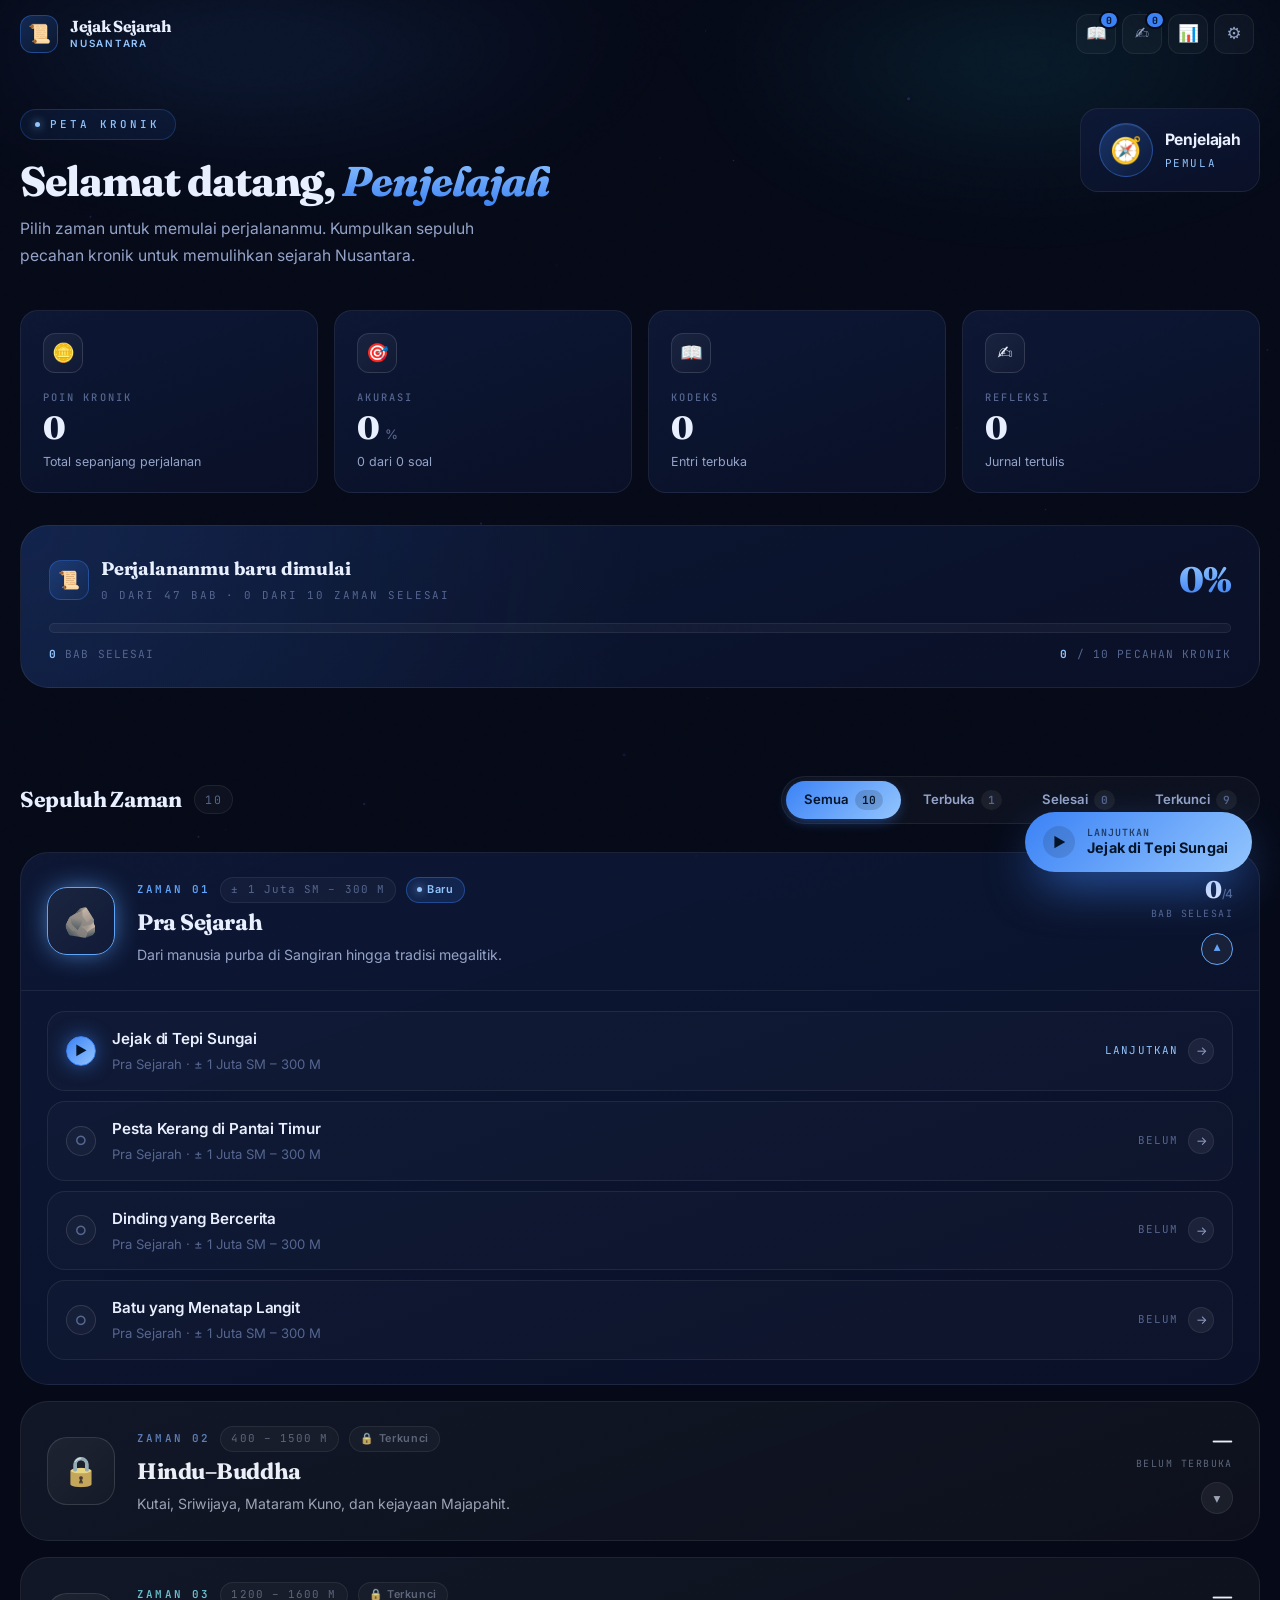
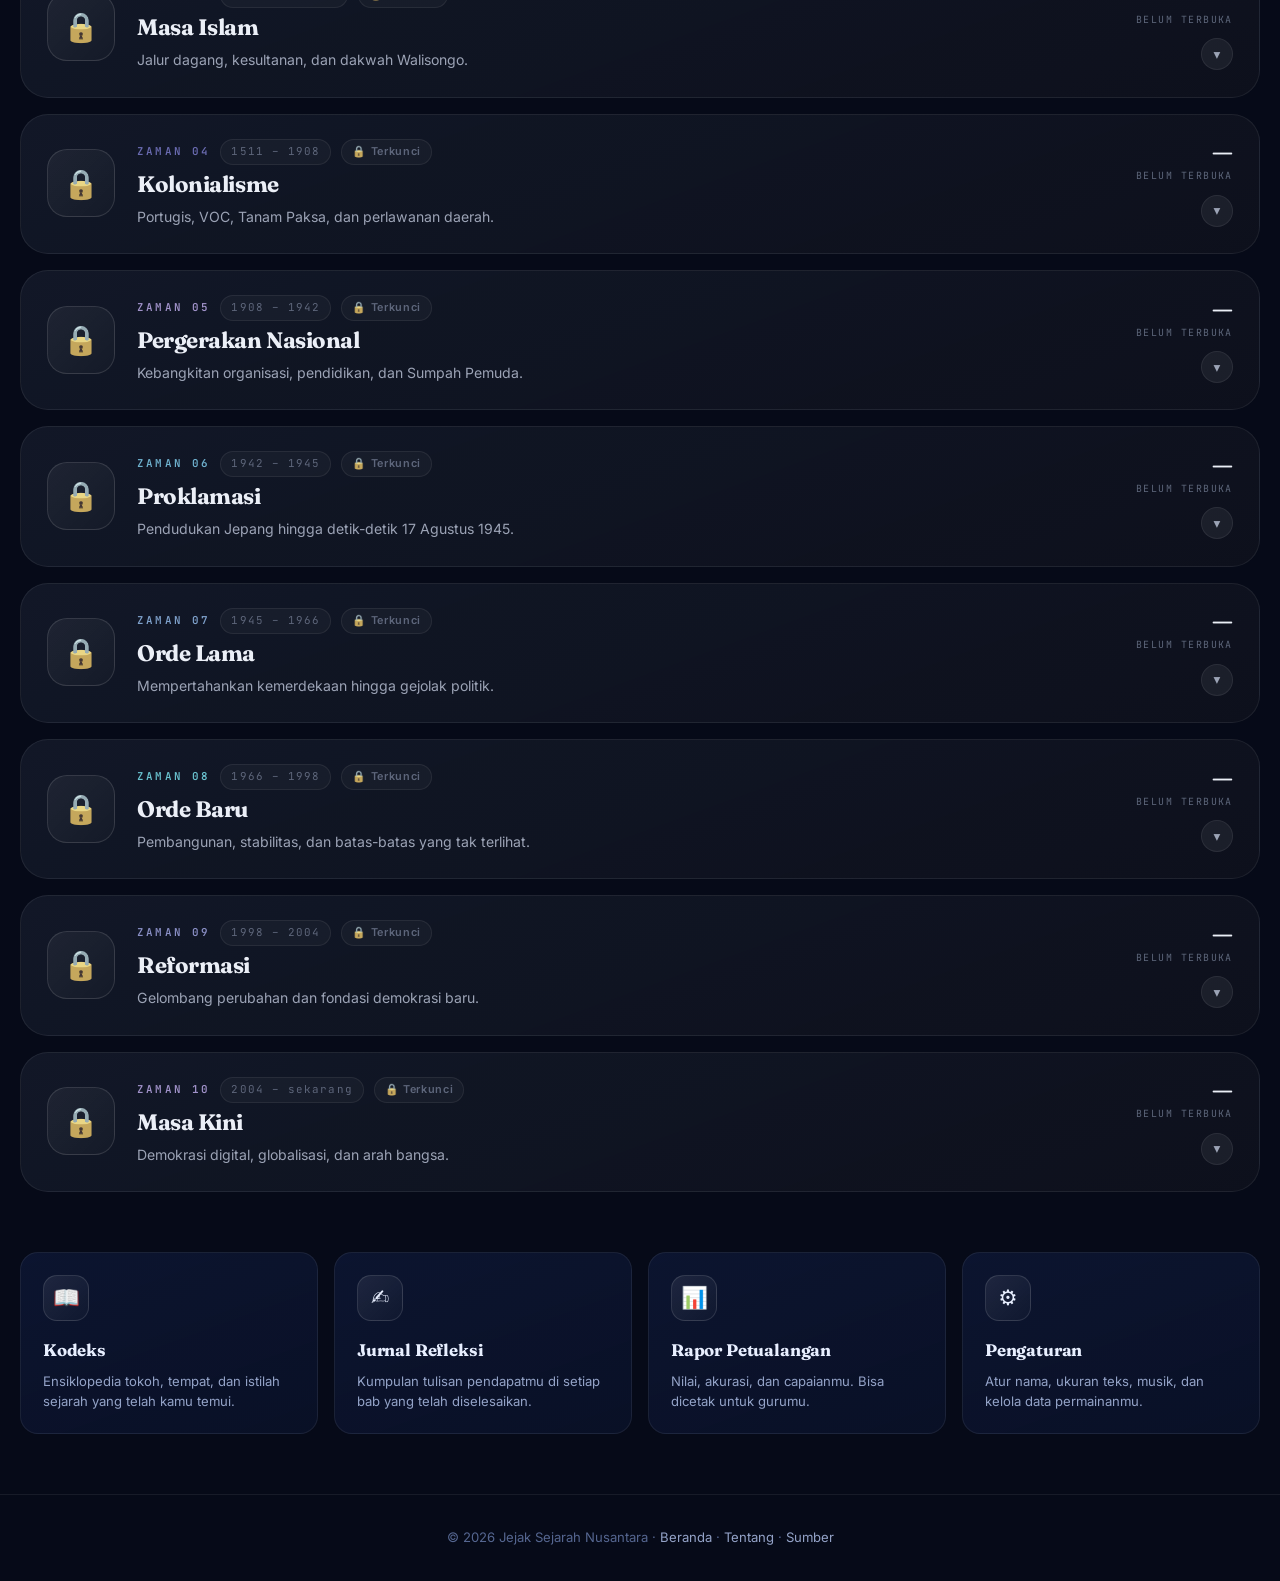
<file: dashboard.html>
<!DOCTYPE html>
<html lang="id">
<head>
<meta charset="UTF-8" />
<meta name="viewport" content="width=device-width, initial-scale=1, viewport-fit=cover" />
<meta name="theme-color" content="#060a18" />
<title>Peta Kronik — Jejak Sejarah Nusantara</title>
<meta name="description" content="Peta Kronik: pilih zaman petualanganmu dalam Jejak Sejarah Nusantara." />

<link rel="icon" href="assets/img/favicon.svg" type="image/svg+xml" />
<link rel="preconnect" href="https://fonts.googleapis.com" />
<link rel="preconnect" href="https://fonts.gstatic.com" crossorigin />
<link href="https://fonts.googleapis.com/css2?family=Fraunces:opsz,wght@9..144,400;9..144,600;9..144,800;9..144,900&family=Inter:wght@300;400;500;600;700;800&family=JetBrains+Mono:wght@400;500&display=swap" rel="stylesheet" />

<link rel="stylesheet" href="assets/css/base.css" />
<link rel="stylesheet" href="assets/css/ui.css" />

<style>
:root {
  --ln-bg-0: #060a18;
  --ln-bg-1: #0a1128;
  --ln-bg-2: #0f1a3a;
  --ln-bg-3: #16244f;
  --ln-ink: #e8efff;
  --ln-ink-2: #94a3c8;
  --ln-ink-3: #556690;
  /* Biru (aksen utama) */
  --ln-gold: #3b82f6;
  --ln-gold-2: #93c5fd;
  --ln-gold-3: #1e40af;
  /* Aksen pendukung (5 warna serasi) */
  --ln-teal: #22d3ee;   /* cyan */
  --ln-rose: #818cf8;   /* indigo */
  --ln-violet: #a78bfa; /* violet */
  --ln-amber: #34d399;  /* emerald */
  --ln-sky: #38bdf8;    /* sky */
  --ln-green: #22c55e;  /* status selesai */
  --ln-line: rgba(255,255,255,.07);
  --ln-line-2: rgba(255,255,255,.12);
  --ln-glass: rgba(255,255,255,.03);
  --ln-glass-2: rgba(255,255,255,.06);
  --ln-r-sm: 10px;
  --ln-r: 18px;
  --ln-r-lg: 28px;
  --ln-r-xl: 40px;
  --ln-shadow: 0 30px 80px -20px rgba(0,0,0,.8);
  --ln-font-display: "Fraunces", Georgia, serif;
  --ln-font-body: "Inter", system-ui, -apple-system, sans-serif;
  --ln-font-mono: "JetBrains Mono", ui-monospace, monospace;
  --ln-lebar: 1240px;
  --ln-nav-h: 68px;
}

*, *::before, *::after { box-sizing: border-box; margin: 0; padding: 0; }

html { scroll-behavior: smooth; scroll-padding-top: 100px; -webkit-text-size-adjust: 100%; }

body {
  background: var(--ln-bg-0);
  color: var(--ln-ink);
  font-family: var(--ln-font-body);
  font-size: 16px;
  line-height: 1.65;
  -webkit-font-smoothing: antialiased;
  overflow-x: hidden;
  min-height: 100vh;
  position: relative;
  cursor: auto;
}

body.no-scroll { overflow: hidden; }

img { max-width: 100%; display: block; }
button { font: inherit; color: inherit; cursor: pointer; border: none; background: none; }
a { color: inherit; text-decoration: none; cursor: pointer; }

::selection { background: var(--ln-gold); color: #041428; }

/* LOADER */
#loader {
  position: fixed; inset: 0; z-index: 10000;
  background: var(--ln-bg-0);
  display: grid; place-items: center;
  transition: opacity .6s ease, visibility .6s ease;
}
#loader.selesai { opacity: 0; visibility: hidden; }
.loader-isi { display: flex; flex-direction: column; align-items: center; gap: 22px; }
.loader-emblem { width: 64px; height: 64px; position: relative; }
.loader-emblem::before, .loader-emblem::after {
  content: ""; position: absolute; inset: 0; border-radius: 50%;
  border: 2px solid transparent;
  border-top-color: var(--ln-gold); border-right-color: var(--ln-gold-2);
  animation: spin 1.4s linear infinite;
}
.loader-emblem::after {
  inset: 10px; border-top-color: var(--ln-teal); border-right-color: transparent;
  animation-direction: reverse; animation-duration: 2s;
}
.loader-emblem span {
  position: absolute; inset: 0; display: grid; place-items: center;
  font-size: 1.5rem; animation: pulse 1.6s ease-in-out infinite;
}
@keyframes spin { to { transform: rotate(360deg); } }
@keyframes pulse { 0%,100% { transform: scale(1); } 50% { transform: scale(1.1); } }
.loader-teks {
  font-family: var(--ln-font-mono); font-size: .72rem;
  letter-spacing: .3em; text-transform: uppercase; color: var(--ln-ink-3);
}

/* SCROLL PROGRESS */
#scroll-progress {
  position: fixed; top: 0; left: 0; height: 2px; width: 0%;
  background: linear-gradient(90deg, var(--ln-gold), var(--ln-gold-2), var(--ln-teal));
  z-index: 9500; transition: width .1s linear;
}

/* PARTIKEL */
#partikel { position: fixed; inset: 0; z-index: 1; pointer-events: none; opacity: .4; }

body::after {
  content: ""; position: fixed; inset: 0; z-index: 2; pointer-events: none;
  opacity: .035; mix-blend-mode: overlay;
  background-image: url("data:image/svg+xml,%3Csvg viewBox='0 0 200 200' xmlns='http://www.w3.org/2000/svg'%3E%3Cfilter id='n'%3E%3CfeTurbulence type='fractalNoise' baseFrequency='0.9' numOctaves='3'/%3E%3C/filter%3E%3Crect width='100%25' height='100%25' filter='url(%23n)'/%3E%3C/svg%3E");
}

/* NAV */
.nav {
  position: fixed; top: 0; left: 0; right: 0; z-index: 9000;
  height: var(--ln-nav-h); display: flex; align-items: center;
  transition: all .4s cubic-bezier(.4,0,.2,1);
  border-bottom: 1px solid transparent;
}
.nav.scrolled {
  background: rgba(6,10,24,.72);
  backdrop-filter: blur(20px) saturate(1.4);
  -webkit-backdrop-filter: blur(20px) saturate(1.4);
  border-bottom-color: var(--ln-line);
  height: 60px;
}
.nav-wadah {
  width: min(100% - 40px, var(--ln-lebar));
  margin-inline: auto; display: flex; align-items: center;
  justify-content: space-between; gap: 20px;
}
.nav-logo { display: flex; align-items: center; gap: 12px; font-weight: 700; font-size: .95rem; transition: transform .3s; }
.nav-logo:hover { transform: scale(1.03); }
.nav-logo-ikon {
  width: 38px; height: 38px; display: grid; place-items: center;
  font-size: 1.15rem; border-radius: 12px;
  background: linear-gradient(135deg, rgba(59,130,246,.25), rgba(59,130,246,.06));
  border: 1px solid rgba(59,130,246,.4);
}
.nav-logo-teks { display: flex; flex-direction: column; line-height: 1.1; }
.nav-logo-teks strong { font-family: var(--ln-font-display); font-size: 1rem; letter-spacing: -.02em; }
.nav-logo-teks small {
  font-size: .62rem; letter-spacing: .18em; text-transform: uppercase;
  color: var(--ln-gold-2); font-weight: 600; margin-top: 2px;
}
.nav-aksi { display: flex; align-items: center; gap: 6px; }
.nav-ikon-btn {
  width: 40px; height: 40px; display: grid; place-items: center;
  border-radius: 12px; background: var(--ln-glass); border: 1px solid var(--ln-line);
  font-size: 1.05rem; color: var(--ln-ink-2);
  transition: all .25s ease; position: relative;
}
.nav-ikon-btn:hover {
  background: var(--ln-glass-2); border-color: var(--ln-gold-2);
  color: var(--ln-gold-2); transform: translateY(-2px);
}
.nav-ikon-btn .badge {
  position: absolute; top: -4px; right: -4px; min-width: 18px; height: 18px;
  padding: 0 5px; border-radius: 100px;
  background: var(--ln-gold); color: #041428;
  font-family: var(--ln-font-mono); font-size: .62rem; font-weight: 700;
  display: grid; place-items: center; border: 2px solid var(--ln-bg-0);
}
@media (max-width: 720px) { .nav-ikon-btn.opsional { display: none; } }

/* LAYOUT */
.wadah-ln { width: min(100% - 40px, var(--ln-lebar)); margin-inline: auto; position: relative; z-index: 5; }
@media (max-width: 640px) { .wadah-ln { width: calc(100% - 28px); } }

/* DASH HEADER */
.dash-header { padding: calc(var(--ln-nav-h) + 40px) 0 40px; position: relative; }
.dash-header::before {
  content: ""; position: absolute; top: 0; left: 0; right: 0; height: 480px;
  background:
    radial-gradient(ellipse 50% 60% at 20% 0%, rgba(59,130,246,.18), transparent 60%),
    radial-gradient(ellipse 40% 50% at 80% 10%, rgba(34,211,238,.12), transparent 60%);
  filter: blur(50px); pointer-events: none; z-index: 0;
}

.sapaan {
  display: flex; align-items: flex-start; justify-content: space-between;
  gap: 32px; margin-bottom: 40px; flex-wrap: wrap; position: relative; z-index: 1;
}
.sapaan-kiri { min-width: 0; }

.eyebrow {
  display: inline-flex; align-items: center; gap: 10px;
  font-family: var(--ln-font-mono); font-size: .68rem;
  letter-spacing: .28em; text-transform: uppercase;
  color: var(--ln-gold-2); font-weight: 500;
  padding: 6px 14px; border-radius: 100px;
  background: rgba(59,130,246,.08); border: 1px solid rgba(59,130,246,.25);
}
.eyebrow::before {
  content: ""; width: 5px; height: 5px; background: var(--ln-gold-2);
  border-radius: 50%; box-shadow: 0 0 10px var(--ln-gold-2);
  animation: titikDenyut 2s ease-in-out infinite;
}
@keyframes titikDenyut {
  0%,100% { opacity: 1; transform: scale(1); }
  50% { opacity: .4; transform: scale(.7); }
}

.sapaan h1 {
  font-family: var(--ln-font-display);
  font-size: clamp(1.7rem, 4vw, 2.6rem);
  font-weight: 800; line-height: 1.15; letter-spacing: -.025em;
  margin: 18px 0 10px;
}
.sapaan h1 em {
  font-style: italic;
  background: linear-gradient(180deg, var(--ln-gold-2), var(--ln-gold));
  -webkit-background-clip: text; background-clip: text; color: transparent;
}
.sapaan p { max-width: 520px; font-size: .98rem; line-height: 1.7; color: var(--ln-ink-2); margin: 0; }

.sapaan-kanan {
  display: flex; align-items: center; gap: 12px; padding: 14px 18px;
  border-radius: var(--ln-r);
  background: linear-gradient(160deg, rgba(15,26,58,.85), rgba(10,17,40,.95));
  border: 1px solid var(--ln-line); backdrop-filter: blur(20px);
  transition: all .3s ease;
}
.sapaan-kanan:hover {
  border-color: rgba(59,130,246,.4); transform: translateY(-2px);
  box-shadow: 0 14px 40px -12px rgba(0,0,0,.7);
}
.avatar {
  width: 54px; height: 54px; border-radius: 50%;
  display: grid; place-items: center; font-size: 1.6rem;
  background: linear-gradient(135deg, rgba(59,130,246,.28), rgba(59,130,246,.06));
  border: 1.5px solid rgba(59,130,246,.45);
  box-shadow: inset 0 1px 0 rgba(255,255,255,.1);
  position: relative; overflow: hidden;
}
.avatar::after {
  content: ""; position: absolute; inset: 0;
  background: linear-gradient(120deg, transparent 40%, rgba(255,255,255,.3) 50%, transparent 60%);
  transform: translateX(-100%); animation: shineAvatar 4s ease-in-out infinite;
}
@keyframes shineAvatar {
  0%, 70% { transform: translateX(-100%); }
  85% { transform: translateX(100%); }
  100% { transform: translateX(100%); }
}
.avatar-info { display: flex; flex-direction: column; gap: 3px; }
.avatar-info .nama { font-weight: 700; font-size: .98rem; letter-spacing: -.01em; }
.avatar-info .status {
  font-family: var(--ln-font-mono); font-size: .68rem;
  letter-spacing: .15em; text-transform: uppercase; color: var(--ln-gold-2);
}
@media (max-width: 640px) { .sapaan-kanan { width: 100%; } }

/* STAT GRID */
.stat-grid {
  display: grid; grid-template-columns: repeat(4, 1fr);
  gap: 16px; margin-bottom: 32px; position: relative; z-index: 1;
}
@media (max-width: 900px) { .stat-grid { grid-template-columns: repeat(2, 1fr); } }
@media (max-width: 460px) { .stat-grid { grid-template-columns: 1fr; } }

.stat-card {
  position: relative; padding: 22px 22px 20px;
  border-radius: var(--ln-r);
  background: linear-gradient(160deg, rgba(15,26,58,.85), rgba(10,17,40,.95));
  border: 1px solid var(--ln-line); overflow: hidden;
  transition: all .35s cubic-bezier(.4,0,.2,1);
}
.stat-card::before {
  content: ""; position: absolute; inset: 0;
  background: radial-gradient(circle at 100% 0%, var(--stat-warna, #3b82f6), transparent 50%);
  opacity: 0; transition: opacity .4s ease;
  pointer-events: none; mix-blend-mode: soft-light;
}
.stat-card:hover {
  transform: translateY(-4px); border-color: var(--stat-warna, #3b82f6);
  box-shadow: 0 16px 40px -12px rgba(0,0,0,.7);
}
.stat-card:hover::before { opacity: .3; }

.stat-ikon {
  width: 40px; height: 40px; border-radius: 12px;
  display: grid; place-items: center; font-size: 1.15rem;
  background: linear-gradient(135deg, rgba(255,255,255,.06), rgba(255,255,255,.02));
  border: 1px solid var(--ln-line-2); margin-bottom: 16px;
  transition: all .35s ease;
}
.stat-card:hover .stat-ikon {
  border-color: var(--stat-warna, #3b82f6);
  box-shadow: 0 0 20px -4px var(--stat-warna, #3b82f6);
  transform: rotate(-6deg);
}
.stat-label {
  font-family: var(--ln-font-mono); font-size: .65rem;
  letter-spacing: .2em; text-transform: uppercase;
  color: var(--ln-ink-3); font-weight: 500;
}
.stat-nilai {
  font-family: var(--ln-font-display); font-size: 2rem; font-weight: 800;
  line-height: 1; letter-spacing: -.03em; margin-top: 6px;
  display: flex; align-items: baseline; gap: 6px;
}
.stat-nilai small {
  font-family: var(--ln-font-body); font-size: .82rem;
  font-weight: 500; color: var(--ln-ink-3); letter-spacing: 0;
}
.stat-sub { font-size: .78rem; color: var(--ln-ink-2); margin-top: 8px; }

/* PROGRESS BOX */
.progress-box {
  position: relative; padding: 28px 28px 24px;
  border-radius: var(--ln-r-lg);
  background:
    radial-gradient(circle at 0% 0%, rgba(59,130,246,.12), transparent 50%),
    linear-gradient(160deg, rgba(15,26,58,.85), rgba(10,17,40,.95));
  border: 1px solid var(--ln-line); overflow: hidden;
  margin-bottom: 48px; z-index: 1;
}
.progress-head {
  display: flex; align-items: center; justify-content: space-between;
  flex-wrap: wrap; gap: 14px; margin-bottom: 18px;
}
.progress-judul { display: flex; align-items: center; gap: 12px; }
.progress-judul .ikon {
  width: 40px; height: 40px; border-radius: 12px;
  display: grid; place-items: center; font-size: 1.1rem;
  background: linear-gradient(135deg, rgba(59,130,246,.25), rgba(59,130,246,.05));
  border: 1px solid rgba(59,130,246,.35);
}
.progress-judul h2 {
  font-family: var(--ln-font-display); font-size: 1.15rem;
  font-weight: 700; letter-spacing: -.01em;
}
.progress-judul .sub {
  font-family: var(--ln-font-mono); font-size: .68rem;
  letter-spacing: .18em; text-transform: uppercase;
  color: var(--ln-ink-3); margin-top: 2px;
}
.progress-persen {
  font-family: var(--ln-font-display); font-size: 2.2rem;
  font-weight: 800; line-height: 1; letter-spacing: -.03em;
  background: linear-gradient(180deg, var(--ln-gold-2), var(--ln-gold));
  -webkit-background-clip: text; background-clip: text; color: transparent;
}
.progress-track {
  position: relative; height: 10px; border-radius: 100px;
  background: rgba(255,255,255,.04);
  border: 1px solid var(--ln-line); overflow: hidden;
}
.progress-isi {
  height: 100%; width: 0%; border-radius: 100px;
  background: linear-gradient(90deg, var(--ln-gold), var(--ln-gold-2), var(--ln-teal));
  box-shadow: 0 0 20px rgba(59,130,246,.6);
  transition: width 1.4s cubic-bezier(.22,1,.36,1);
  position: relative;
}
.progress-isi::after {
  content: ""; position: absolute; inset: 0;
  background: linear-gradient(90deg, transparent, rgba(255,255,255,.4), transparent);
  animation: shine 2.4s ease-in-out infinite;
}
@keyframes shine { 0% { transform: translateX(-100%); } 100% { transform: translateX(200%); } }
.progress-meta {
  display: flex; justify-content: space-between; margin-top: 12px;
  font-family: var(--ln-font-mono); font-size: .7rem;
  letter-spacing: .1em; text-transform: uppercase; color: var(--ln-ink-3);
}
.progress-meta span strong { color: var(--ln-gold-2); }

/* FILTER BAR */
.filter-bar {
  display: flex; align-items: center; justify-content: space-between;
  gap: 20px; margin-bottom: 28px; flex-wrap: wrap;
}
.filter-judul { display: flex; align-items: center; gap: 12px; }
.filter-judul h2 {
  font-family: var(--ln-font-display); font-size: 1.35rem;
  font-weight: 700; letter-spacing: -.015em;
}
.filter-judul .jml {
  font-family: var(--ln-font-mono); font-size: .72rem;
  letter-spacing: .15em; color: var(--ln-ink-3);
  padding: 4px 10px; border-radius: 100px;
  background: var(--ln-glass); border: 1px solid var(--ln-line);
}
.filter-tabs {
  display: flex; gap: 4px; padding: 4px;
  border-radius: 100px; background: var(--ln-glass);
  border: 1px solid var(--ln-line);
}
.filter-tab {
  padding: 8px 18px; border-radius: 100px;
  font-size: .82rem; font-weight: 600;
  color: var(--ln-ink-2); transition: all .25s ease;
  display: flex; align-items: center; gap: 6px;
}
.filter-tab:hover { color: var(--ln-ink); }
.filter-tab.aktif {
  background: linear-gradient(135deg, var(--ln-gold), var(--ln-gold-2));
  color: #041428; box-shadow: 0 4px 14px -4px rgba(59,130,246,.6);
}
.filter-tab .jml {
  font-family: var(--ln-font-mono); font-size: .7rem;
  padding: 1px 7px; border-radius: 100px; background: rgba(0,0,0,.15);
}
.filter-tab:not(.aktif) .jml { background: var(--ln-glass-2); color: var(--ln-ink-3); }
@media (max-width: 640px) {
  .filter-bar { flex-direction: column; align-items: stretch; }
  .filter-tabs { overflow-x: auto; }
  .filter-tab { white-space: nowrap; padding: 8px 14px; font-size: .78rem; }
}

/* ERA CARD */
.era-list { display: flex; flex-direction: column; gap: 16px; margin-bottom: 60px; }
.era-card {
  position: relative; border-radius: var(--ln-r-lg);
  background: linear-gradient(160deg, rgba(15,26,58,.85), rgba(10,17,40,.95));
  border: 1px solid var(--ln-line); overflow: hidden;
  transition: all .4s cubic-bezier(.4,0,.2,1); z-index: 1;
}
.era-card::before {
  content: ""; position: absolute; inset: 0;
  background: radial-gradient(circle at 0% 50%, var(--era-warna, #3b82f6), transparent 55%);
  opacity: 0; transition: opacity .5s ease;
  mix-blend-mode: soft-light; pointer-events: none;
}
.era-card:not(.terkunci):hover {
  border-color: var(--era-warna, #3b82f6);
  transform: translateY(-3px);
  box-shadow: 0 24px 60px -20px rgba(0,0,0,.8);
}
.era-card:not(.terkunci):hover::before { opacity: .22; }
.era-card.selesai { border-color: rgba(34,197,94,.35); }
.era-card.terkunci { opacity: .55; filter: grayscale(.5); }

.era-header {
  display: grid; grid-template-columns: auto 1fr auto;
  gap: 22px; align-items: center; padding: 24px 26px;
  cursor: pointer; transition: background .3s ease; position: relative;
}
.era-card.terkunci .era-header { cursor: not-allowed; }
.era-card:not(.terkunci) .era-header:hover { background: rgba(255,255,255,.02); }

.era-medali {
  width: 68px; height: 68px; border-radius: 20px;
  display: grid; place-items: center; font-size: 1.8rem;
  background: linear-gradient(135deg, rgba(255,255,255,.06), rgba(255,255,255,.02));
  border: 1.5px solid var(--ln-line-2);
  flex-shrink: 0; position: relative;
  transition: all .4s ease; overflow: hidden;
}
.era-medali::after {
  content: ""; position: absolute; inset: 0;
  background: linear-gradient(120deg, transparent 40%, rgba(255,255,255,.2) 50%, transparent 60%);
  transform: translateX(-100%); transition: transform .8s ease;
}
.era-card:not(.terkunci):hover .era-medali::after { transform: translateX(100%); }
.era-card:not(.terkunci) .era-medali {
  border-color: var(--era-warna, #3b82f6);
  box-shadow: 0 0 28px -6px var(--era-warna, #3b82f6);
}
.era-card.selesai .era-medali {
  border-color: var(--ln-green);
  box-shadow: 0 0 28px -6px var(--ln-green);
}

.era-info { min-width: 0; }
.era-meta {
  display: flex; align-items: center; flex-wrap: wrap;
  gap: 10px; margin-bottom: 6px;
}
.era-no {
  font-family: var(--ln-font-mono); font-size: .68rem;
  letter-spacing: .2em; text-transform: uppercase;
  color: var(--era-warna, #93c5fd); font-weight: 600;
}
.era-periode {
  font-family: var(--ln-font-mono); font-size: .68rem;
  letter-spacing: .1em; color: var(--ln-ink-3);
  padding: 3px 10px; border-radius: 100px;
  background: var(--ln-glass); border: 1px solid var(--ln-line);
}
.era-badge {
  display: inline-flex; align-items: center; gap: 5px;
  font-size: .68rem; font-weight: 600; letter-spacing: .06em;
  padding: 3px 10px; border-radius: 100px;
}
.era-badge.baru {
  background: rgba(59,130,246,.15); color: var(--ln-gold-2);
  border: 1px solid rgba(59,130,246,.4);
}
.era-badge.baru::before {
  content: ""; width: 5px; height: 5px; background: var(--ln-gold-2);
  border-radius: 50%; box-shadow: 0 0 8px var(--ln-gold-2);
  animation: titikDenyut 1.6s ease-in-out infinite;
}
.era-badge.selesai {
  background: rgba(34,197,94,.15); color: #4ade80;
  border: 1px solid rgba(34,197,94,.35);
}
.era-badge.terkunci {
  background: var(--ln-glass); color: var(--ln-ink-3);
  border: 1px solid var(--ln-line);
}

.era-info h3 {
  font-family: var(--ln-font-display); font-size: 1.4rem;
  font-weight: 700; letter-spacing: -.02em; margin: 0; line-height: 1.2;
}
.era-info p {
  font-size: .88rem; color: var(--ln-ink-2);
  margin: 8px 0 0; line-height: 1.6; max-width: 640px;
}

.era-kanan {
  display: flex; flex-direction: column; align-items: flex-end;
  gap: 10px; min-width: 130px;
}
.era-progres-mini { width: 100%; text-align: right; }
.era-progres-mini .angka {
  font-family: var(--ln-font-display); font-size: 1.5rem;
  font-weight: 800; letter-spacing: -.02em; line-height: 1;
}
.era-progres-mini .angka small {
  font-family: var(--ln-font-body); font-size: .75rem;
  color: var(--ln-ink-3); font-weight: 500;
}
.era-progres-mini .label {
  font-family: var(--ln-font-mono); font-size: .62rem;
  letter-spacing: .15em; text-transform: uppercase;
  color: var(--ln-ink-3); margin-top: 4px;
}
.era-chevron {
  width: 32px; height: 32px; border-radius: 50%;
  display: grid; place-items: center;
  background: var(--ln-glass-2); border: 1px solid var(--ln-line);
  font-size: .85rem; color: var(--ln-ink-2); transition: all .35s ease;
}
.era-card.buka .era-chevron {
  transform: rotate(180deg);
  border-color: var(--era-warna, #3b82f6);
  color: var(--era-warna, #3b82f6);
}
@media (max-width: 780px) {
  .era-header { grid-template-columns: auto 1fr; padding: 20px; gap: 16px; }
  .era-kanan {
    grid-column: 1 / -1; flex-direction: row;
    justify-content: space-between; align-items: center;
    width: 100%; padding-top: 14px;
    border-top: 1px solid var(--ln-line); min-width: 0;
  }
  .era-progres-mini { text-align: left; width: auto; }
  .era-medali { width: 56px; height: 56px; font-size: 1.5rem; }
  .era-info h3 { font-size: 1.15rem; }
}

/* DAFTAR BAB */
.era-bab-wrap {
  max-height: 0; overflow: hidden;
  transition: max-height .5s cubic-bezier(.4,0,.2,1);
  border-top: 1px solid transparent;
}
.era-card.buka .era-bab-wrap {
  max-height: 1200px; border-top-color: var(--ln-line);
}
.era-bab-inner {
  padding: 20px 26px 24px;
  display: flex; flex-direction: column; gap: 10px;
}
.bab-item {
  display: grid; grid-template-columns: auto 1fr auto;
  gap: 16px; align-items: center; padding: 14px 18px;
  border-radius: var(--ln-r); background: rgba(255,255,255,.02);
  border: 1px solid var(--ln-line); transition: all .3s ease;
  cursor: pointer; text-decoration: none; color: inherit;
}
.bab-item:hover:not(.terkunci) {
  background: rgba(255,255,255,.05);
  border-color: var(--era-warna, #3b82f6);
  transform: translateX(6px);
}
.bab-item.terkunci { opacity: .45; cursor: not-allowed; }

.bab-check {
  width: 30px; height: 30px; border-radius: 50%;
  display: grid; place-items: center; font-size: .8rem;
  font-weight: 700; background: var(--ln-glass);
  border: 1.5px solid var(--ln-line-2); color: var(--ln-ink-3);
  flex-shrink: 0; transition: all .3s ease;
}
.bab-item.selesai .bab-check {
  background: linear-gradient(135deg, var(--ln-green), #16a34a);
  border-color: var(--ln-green); color: #fff;
  box-shadow: 0 0 16px -2px rgba(34,197,94,.6);
}
.bab-item.sekarang .bab-check {
  background: linear-gradient(135deg, var(--ln-gold), var(--ln-gold-2));
  border-color: var(--ln-gold); color: #041428;
  box-shadow: 0 0 20px -2px rgba(59,130,246,.8);
  animation: babPulse 2s ease-in-out infinite;
}
@keyframes babPulse { 0%,100% { transform: scale(1); } 50% { transform: scale(1.08); } }

.bab-teks { min-width: 0; }
.bab-judul { font-weight: 600; font-size: .95rem; letter-spacing: -.005em; margin: 0; }
.bab-ringkas {
  font-size: .82rem; color: var(--ln-ink-3);
  margin: 3px 0 0; overflow: hidden;
  text-overflow: ellipsis; white-space: nowrap;
}
.bab-kanan { display: flex; align-items: center; gap: 10px; flex-shrink: 0; }
.bab-status {
  font-family: var(--ln-font-mono); font-size: .68rem;
  letter-spacing: .1em; text-transform: uppercase;
  color: var(--ln-ink-3);
}
.bab-item.selesai .bab-status { color: #4ade80; }
.bab-item.sekarang .bab-status { color: var(--ln-gold-2); }
.bab-arrow {
  width: 26px; height: 26px; border-radius: 50%;
  display: grid; place-items: center; font-size: .75rem;
  background: var(--ln-glass-2); border: 1px solid var(--ln-line);
  color: var(--ln-ink-2); transition: all .3s ease;
}
.bab-item:hover:not(.terkunci) .bab-arrow {
  background: var(--era-warna, #3b82f6);
  border-color: var(--era-warna, #3b82f6); color: #041428;
}
@media (max-width: 640px) {
  .era-bab-inner { padding: 16px; }
  .bab-item { padding: 12px 14px; gap: 12px; }
  .bab-ringkas { display: none; }
  .bab-status { display: none; }
}

/* AKSI CEPAT */
.aksi-cepat {
  display: grid; grid-template-columns: repeat(4, 1fr);
  gap: 16px; margin-bottom: 60px;
}
@media (max-width: 780px) { .aksi-cepat { grid-template-columns: repeat(2, 1fr); } }

.aksi-card {
  display: flex; flex-direction: column; align-items: flex-start;
  padding: 22px; border-radius: var(--ln-r);
  background: linear-gradient(160deg, rgba(15,26,58,.7), rgba(10,17,40,.9));
  border: 1px solid var(--ln-line);
  transition: all .35s cubic-bezier(.4,0,.2,1);
  text-decoration: none; color: inherit;
  position: relative; overflow: hidden;
}
.aksi-card::before {
  content: ""; position: absolute; inset: 0;
  background: radial-gradient(circle at 100% 0%, var(--aksi-warna, #3b82f6), transparent 55%);
  opacity: 0; transition: opacity .4s ease;
  mix-blend-mode: soft-light; pointer-events: none;
}
.aksi-card:hover {
  transform: translateY(-5px);
  border-color: var(--aksi-warna, #3b82f6);
  box-shadow: 0 20px 50px -15px rgba(0,0,0,.8);
}
.aksi-card:hover::before { opacity: .3; }
.aksi-ikon {
  width: 46px; height: 46px; border-radius: 14px;
  display: grid; place-items: center; font-size: 1.35rem;
  background: linear-gradient(135deg, rgba(255,255,255,.08), rgba(255,255,255,.02));
  border: 1px solid var(--ln-line-2); margin-bottom: 16px;
  transition: all .35s ease;
}
.aksi-card:hover .aksi-ikon {
  border-color: var(--aksi-warna, #3b82f6);
  box-shadow: 0 0 24px -6px var(--aksi-warna, #3b82f6);
  transform: rotate(-8deg) scale(1.05);
}
.aksi-card h3 {
  font-family: var(--ln-font-display); font-size: 1.05rem;
  font-weight: 700; letter-spacing: -.01em; margin: 0 0 6px;
}
.aksi-card p { font-size: .82rem; color: var(--ln-ink-2); margin: 0; line-height: 1.55; }

/* TOMBOL FLOAT */
.btn-lanjut-float {
  position: fixed; bottom: 28px; right: 28px; z-index: 8000;
  display: flex; align-items: center; gap: 12px;
  padding: 14px 24px 14px 18px; border-radius: 100px;
  background: linear-gradient(135deg, var(--ln-gold), var(--ln-gold-2));
  color: #041428; font-weight: 700; font-size: .9rem;
  letter-spacing: .01em;
  box-shadow: 0 20px 50px -12px rgba(59,130,246,.75), 0 0 0 0 rgba(59,130,246,.5);
  transition: all .35s cubic-bezier(.4,0,.2,1);
  text-decoration: none;
  animation: floatPulse 3s ease-in-out infinite;
  overflow: hidden;
}
@keyframes floatPulse {
  0%,100% { box-shadow: 0 20px 50px -12px rgba(59,130,246,.75), 0 0 0 0 rgba(59,130,246,.5); }
  50% { box-shadow: 0 20px 50px -12px rgba(59,130,246,.95), 0 0 0 12px rgba(59,130,246,0); }
}
.btn-lanjut-float:hover { transform: translateY(-3px) scale(1.03); }
.btn-lanjut-float::before {
  content: ""; position: absolute; inset: 0;
  background: linear-gradient(120deg, transparent 30%, rgba(255,255,255,.5) 50%, transparent 70%);
  transform: translateX(-100%); transition: transform .7s ease;
}
.btn-lanjut-float:hover::before { transform: translateX(100%); }
.btn-lanjut-float .ikon {
  width: 32px; height: 32px; border-radius: 50%;
  display: grid; place-items: center;
  background: rgba(0,0,0,.12); font-size: .85rem;
  position: relative; z-index: 1;
}
.btn-lanjut-float .teks {
  position: relative; z-index: 1;
  display: flex; flex-direction: column; line-height: 1.2;
}
.btn-lanjut-float .teks small {
  font-family: var(--ln-font-mono); font-size: .62rem;
  letter-spacing: .1em; text-transform: uppercase;
  opacity: .7; font-weight: 600;
}
.btn-lanjut-float .teks strong { font-size: .9rem; }
@media (max-width: 640px) {
  .btn-lanjut-float {
    left: 16px; right: 16px; bottom: 16px;
    justify-content: center; padding: 14px 20px;
  }
  .btn-lanjut-float .teks small { display: none; }
}

/* REVEAL */
.reveal {
  opacity: 0; transform: translateY(24px);
  transition: opacity .8s cubic-bezier(.22,1,.36,1), transform .8s cubic-bezier(.22,1,.36,1);
}
.reveal.tampil { opacity: 1; transform: none; }
.reveal.d1 { transition-delay: .08s; }
.reveal.d2 { transition-delay: .16s; }
.reveal.d3 { transition-delay: .24s; }
.reveal.d4 { transition-delay: .32s; }

@media (prefers-reduced-motion: reduce) {
  *, *::before, *::after {
    animation-duration: .01ms !important;
    animation-iteration-count: 1 !important;
    transition-duration: .01ms !important;
  }
  .reveal { opacity: 1; transform: none; }
}

/* TOAST */
#toast-wadah {
  position: fixed; left: 50%; bottom: 100px;
  transform: translateX(-50%); z-index: 9999;
  display: flex; flex-direction: column; gap: 10px;
  width: min(92vw, 400px); pointer-events: none;
}
@media (max-width: 640px) { #toast-wadah { bottom: 96px; } }

/* FOOTER */
.footer-mini {
  border-top: 1px solid var(--ln-line);
  padding: 32px 0; text-align: center;
  font-size: .82rem; color: var(--ln-ink-3);
  position: relative; z-index: 5;
}
.footer-mini a { color: var(--ln-ink-2); transition: color .25s; }
.footer-mini a:hover { color: var(--ln-gold-2); }
</style>
</head>

<body class="no-scroll">

<div id="loader" aria-hidden="true">
  <div class="loader-isi">
    <div class="loader-emblem"><span>🗺️</span></div>
    <div class="loader-teks">Membuka Peta Kronik</div>
  </div>
</div>

<div id="scroll-progress" aria-hidden="true"></div>
<canvas id="partikel" aria-hidden="true"></canvas>

<nav class="nav" id="nav" aria-label="Navigasi dashboard">
  <div class="nav-wadah">
    <a href="index.html" class="nav-logo">
      <div class="nav-logo-ikon" aria-hidden="true">📜</div>
      <div class="nav-logo-teks">
        <strong>Jejak Sejarah</strong>
        <small>Nusantara</small>
      </div>
    </a>
    <div class="nav-aksi">
      <a class="nav-ikon-btn" href="kodeks.html" title="Kodeks" aria-label="Kodeks">
        📖 <span class="badge" id="badge-kodeks">0</span>
      </a>
      <a class="nav-ikon-btn opsional" href="jurnal.html" title="Jurnal" aria-label="Jurnal">
        ✍️ <span class="badge" id="badge-jurnal">0</span>
      </a>
      <a class="nav-ikon-btn opsional" href="rapor.html" title="Rapor" aria-label="Rapor">📊</a>
      <a class="nav-ikon-btn" href="pengaturan.html" title="Pengaturan" aria-label="Pengaturan">⚙️</a>
      <button class="nav-toggle" id="nav-toggle" aria-label="Menu" aria-expanded="false"><span></span></button>
    </div>
  </div>
</nav>

<header class="dash-header">
  <div class="wadah-ln">
    <div class="sapaan reveal">
      <div class="sapaan-kiri">
        <span class="eyebrow">Peta Kronik</span>
        <h1>Selamat datang, <em id="sapaan-nama">Penjelajah</em></h1>
        <p id="sapaan-pesan">Pilih zaman untuk memulai perjalananmu. Kumpulkan sepuluh pecahan kronik untuk memulihkan sejarah Nusantara.</p>
      </div>
      <div class="sapaan-kanan">
        <div class="avatar" id="avatar-pemain">🧭</div>
        <div class="avatar-info">
          <div class="nama" id="info-nama">Penjelajah</div>
          <div class="status" id="info-status">Pemula</div>
        </div>
      </div>
    </div>

    <div class="stat-grid">
      <div class="stat-card reveal d1" style="--stat-warna:#3b82f6">
        <div class="stat-ikon" aria-hidden="true">🪙</div>
        <div class="stat-label">Poin Kronik</div>
        <div class="stat-nilai" id="stat-poin">0</div>
        <div class="stat-sub">Total sepanjang perjalanan</div>
      </div>
      <div class="stat-card reveal d2" style="--stat-warna:#22d3ee">
        <div class="stat-ikon" aria-hidden="true">🎯</div>
        <div class="stat-label">Akurasi</div>
        <div class="stat-nilai"><span id="stat-akurasi">0</span><small>%</small></div>
        <div class="stat-sub" id="stat-akurasi-detail">0 dari 0 soal</div>
      </div>
      <div class="stat-card reveal d3" style="--stat-warna:#a78bfa">
        <div class="stat-ikon" aria-hidden="true">📖</div>
        <div class="stat-label">Kodeks</div>
        <div class="stat-nilai" id="stat-kodeks">0</div>
        <div class="stat-sub">Entri terbuka</div>
      </div>
      <div class="stat-card reveal d4" style="--stat-warna:#818cf8">
        <div class="stat-ikon" aria-hidden="true">✍️</div>
        <div class="stat-label">Refleksi</div>
        <div class="stat-nilai" id="stat-jurnal">0</div>
        <div class="stat-sub">Jurnal tertulis</div>
      </div>
    </div>

    <div class="progress-box reveal">
      <div class="progress-head">
        <div class="progress-judul">
          <div class="ikon" aria-hidden="true">📜</div>
          <div>
            <h2 id="progress-judul">Perjalananmu</h2>
            <div class="sub" id="progress-sub">Memuat kronik…</div>
          </div>
        </div>
        <div class="progress-persen" id="progress-persen">0%</div>
      </div>
      <div class="progress-track">
        <div class="progress-isi" id="progress-isi"></div>
      </div>
      <div class="progress-meta">
        <span><strong id="progress-bab">0</strong> bab selesai</span>
        <span><strong id="progress-pecahan">0</strong> / 10 pecahan kronik</span>
      </div>
    </div>
  </div>
</header>

<main class="wadah-ln">
  <div class="filter-bar reveal">
    <div class="filter-judul">
      <h2>Sepuluh Zaman</h2>
      <span class="jml" id="jml-terlihat">10</span>
    </div>
    <div class="filter-tabs" role="tablist">
      <button class="filter-tab aktif" data-filter="semua" role="tab">Semua <span class="jml" id="tab-semua">10</span></button>
      <button class="filter-tab" data-filter="terbuka" role="tab">Terbuka <span class="jml" id="tab-terbuka">1</span></button>
      <button class="filter-tab" data-filter="selesai" role="tab">Selesai <span class="jml" id="tab-selesai">0</span></button>
      <button class="filter-tab" data-filter="terkunci" role="tab">Terkunci <span class="jml" id="tab-terkunci">9</span></button>
    </div>
  </div>

  <div class="era-list" id="era-list"></div>

  <div class="aksi-cepat">
    <a class="aksi-card reveal d1" href="kodeks.html" style="--aksi-warna:#22d3ee">
      <div class="aksi-ikon" aria-hidden="true">📖</div>
      <h3>Kodeks</h3>
      <p>Ensiklopedia tokoh, tempat, dan istilah sejarah yang telah kamu temui.</p>
    </a>
    <a class="aksi-card reveal d2" href="jurnal.html" style="--aksi-warna:#a78bfa">
      <div class="aksi-ikon" aria-hidden="true">✍️</div>
      <h3>Jurnal Refleksi</h3>
      <p>Kumpulan tulisan pendapatmu di setiap bab yang telah diselesaikan.</p>
    </a>
    <a class="aksi-card reveal d3" href="rapor.html" style="--aksi-warna:#3b82f6">
      <div class="aksi-ikon" aria-hidden="true">📊</div>
      <h3>Rapor Petualangan</h3>
      <p>Nilai, akurasi, dan capaianmu. Bisa dicetak untuk gurumu.</p>
    </a>
    <a class="aksi-card reveal d4" href="pengaturan.html" style="--aksi-warna:#818cf8">
      <div class="aksi-ikon" aria-hidden="true">⚙️</div>
      <h3>Pengaturan</h3>
      <p>Atur nama, ukuran teks, musik, dan kelola data permainanmu.</p>
    </a>
  </div>
</main>

<a class="btn-lanjut-float" id="btn-lanjut-float" href="#">
  <span class="ikon" aria-hidden="true">▶</span>
  <span class="teks">
    <small>Lanjutkan</small>
    <strong id="float-target">Mulai</strong>
  </span>
</a>

<footer class="footer-mini">
  <div class="wadah-ln">
    © <span id="tahun">2025</span> Jejak Sejarah Nusantara ·
    <a href="index.html">Beranda</a> ·
    <a href="tentang.html">Tentang</a> ·
    <a href="sumber.html">Sumber</a>
  </div>
</footer>

<script>
/* FALLBACK MANIFEST — palet biru + 5 aksen serasi */
if (!window.ERA_MANIFEST) {
  window.ERA_MANIFEST = [
    { id:"era01", no:1, judul:"Pra Sejarah", periode:"± 1 Juta SM – 300 M", ikon:"🪨", warna:"#60a5fa", ringkas:"Dari manusia purba di Sangiran hingga tradisi megalitik.", folder:"era/01-prasejarah/", bab:[
      {id:"bab1",file:"bab-1.html",judul:"Jejak di Tepi Sungai"},
      {id:"bab2",file:"bab-2.html",judul:"Pesta Kerang di Pantai Timur"},
      {id:"bab3",file:"bab-3.html",judul:"Dinding yang Bercerita"},
      {id:"bab4",file:"bab-4.html",judul:"Batu yang Menatap Langit"}
    ]},
    { id:"era02", no:2, judul:"Hindu–Buddha", periode:"400 – 1500 M", ikon:"🛕", warna:"#3b82f6", ringkas:"Kutai, Sriwijaya, Mataram Kuno, dan kejayaan Majapahit.", folder:"era/02-hindu-buddha/", bab:[
      {id:"bab1",file:"bab-1.html",judul:"Tujuh Tiang Bertulis"},
      {id:"bab2",file:"bab-2.html",judul:"Kota Seribu Sungai"},
      {id:"bab3",file:"bab-3.html",judul:"Batu di Tengah Sawah"},
      {id:"bab4",file:"bab-4.html",judul:"Candi untuk Para Dewa"},
      {id:"bab5",file:"bab-5.html",judul:"Sumpah di Bawah Pohon"}
    ]},
    { id:"era03", no:3, judul:"Masa Islam", periode:"1200 – 1600 M", ikon:"🕌", warna:"#22d3ee", ringkas:"Jalur dagang, kesultanan, dan dakwah Walisongo.", folder:"era/03-islam/", bab:[
      {id:"bab1",file:"bab-1.html",judul:"Kapal dari Negeri Jauh"},
      {id:"bab2",file:"bab-2.html",judul:"Batu Nisan Sultan"},
      {id:"bab3",file:"bab-3.html",judul:"Masjid Tanpa Kubah"},
      {id:"bab4",file:"bab-4.html",judul:"Sunan di Tepi Kali"},
      {id:"bab5",file:"bab-5.html",judul:"Pasar, Pesantren, dan Pesisir"}
    ]},
    { id:"era04", no:4, judul:"Kolonialisme", periode:"1511 – 1908", ikon:"⛵", warna:"#6366f1", ringkas:"Portugis, VOC, Tanam Paksa, dan perlawanan daerah.", folder:"era/04-kolonial/", bab:[
      {id:"bab1",file:"bab-1.html",judul:"Meriam di Selat Malaka"},
      {id:"bab2",file:"bab-2.html",judul:"Kantor Dagang di Jayakarta"},
      {id:"bab3",file:"bab-3.html",judul:"Surat untuk Gubernur Jenderal"},
      {id:"bab4",file:"bab-4.html",judul:"Sawah yang Harus Ditanam"},
      {id:"bab5",file:"bab-5.html",judul:"Perang di Tanah Jawa"},
      {id:"bab6",file:"bab-6.html",judul:"Serambi Mekah Melawan"}
    ]},
    { id:"era05", no:5, judul:"Pergerakan Nasional", periode:"1908 – 1942", ikon:"📰", warna:"#a78bfa", ringkas:"Kebangkitan organisasi, pendidikan, dan Sumpah Pemuda.", folder:"era/05-pergerakan/", bab:[
      {id:"bab1",file:"bab-1.html",judul:"Dokter dari STOVIA"},
      {id:"bab2",file:"bab-2.html",judul:"Serikat yang Tumbuh"},
      {id:"bab3",file:"bab-3.html",judul:"Sekolah untuk Semua"},
      {id:"bab4",file:"bab-4.html",judul:"Satu Nusa, Satu Bangsa"},
      {id:"bab5",file:"bab-5.html",judul:"Suara dari Ruang Kelas"}
    ]},
    { id:"era06", no:6, judul:"Proklamasi", periode:"1942 – 1945", ikon:"🎌", warna:"#38bdf8", ringkas:"Pendudukan Jepang hingga detik-detik 17 Agustus 1945.", folder:"era/06-proklamasi/", bab:[
      {id:"bab1",file:"bab-1.html",judul:"Bayang-Bayang Matahari Terbit"},
      {id:"bab2",file:"bab-2.html",judul:"Rapat di Balik Pintu"},
      {id:"bab3",file:"bab-3.html",judul:"Malam di Rengasdengklok"},
      {id:"bab4",file:"bab-4.html",judul:"Pukul Sepuluh Pagi"}
    ]},
    { id:"era07", no:7, judul:"Orde Lama", periode:"1945 – 1966", ikon:"🏛️", warna:"#60a5fa", ringkas:"Mempertahankan kemerdekaan hingga gejolak politik.", folder:"era/07-orde-lama/", bab:[
      {id:"bab1",file:"bab-1.html",judul:"Bambu Runcing dan Bedil"},
      {id:"bab2",file:"bab-2.html",judul:"Meja Bundar"},
      {id:"bab3",file:"bab-3.html",judul:"Pemilu Pertama"},
      {id:"bab4",file:"bab-4.html",judul:"Demokrasi Terpimpin"},
      {id:"bab5",file:"bab-5.html",judul:"Malam yang Panjang"}
    ]},
    { id:"era08", no:8, judul:"Orde Baru", periode:"1966 – 1998", ikon:"🏗️", warna:"#22d3ee", ringkas:"Pembangunan, stabilitas, dan batas-batas yang tak terlihat.", folder:"era/08-orde-baru/", bab:[
      {id:"bab1",file:"bab-1.html",judul:"Surat Perintah"},
      {id:"bab2",file:"bab-2.html",judul:"Rencana Lima Tahun"},
      {id:"bab3",file:"bab-3.html",judul:"Lumbung yang Penuh"},
      {id:"bab4",file:"bab-4.html",judul:"Suara yang Dibungkam"},
      {id:"bab5",file:"bab-5.html",judul:"Rupiah yang Jatuh"}
    ]},
    { id:"era09", no:9, judul:"Reformasi", periode:"1998 – 2004", ikon:"✊", warna:"#818cf8", ringkas:"Gelombang perubahan dan fondasi demokrasi baru.", folder:"era/09-reformasi/", bab:[
      {id:"bab1",file:"bab-1.html",judul:"Hujan di Bulan Mei"},
      {id:"bab2",file:"bab-2.html",judul:"Tangga Gedung Rakyat"},
      {id:"bab3",file:"bab-3.html",judul:"Menulis Ulang Hukum Dasar"},
      {id:"bab4",file:"bab-4.html",judul:"Kotak Suara Terbuka"}
    ]},
    { id:"era10", no:10, judul:"Masa Kini", periode:"2004 – sekarang", ikon:"🌐", warna:"#a78bfa", ringkas:"Demokrasi digital, globalisasi, dan arah bangsa.", folder:"era/10-masa-kini/", bab:[
      {id:"bab1",file:"bab-1.html",judul:"Layar di Kantong"},
      {id:"bab2",file:"bab-2.html",judul:"Desa yang Terhubung"},
      {id:"bab3",file:"bab-3.html",judul:"Batik di Panggung Dunia"},
      {id:"bab4",file:"bab-4.html",judul:"Kronik yang Utuh"}
    ]}
  ];
}

const $ = (s, r=document) => r.querySelector(s);
const $$ = (s, r=document) => Array.from(r.querySelectorAll(s));
const kabur = (s) => String(s ?? "").replace(/&/g,"&amp;").replace(/</g,"&lt;").replace(/>/g,"&gt;");

/* LOADER */
(function loader(){
  const l = $("#loader");
  setTimeout(() => {
    l.classList.add("selesai");
    document.body.classList.remove("no-scroll");
    setTimeout(() => l.remove(), 700);
  }, 700);
})();

/* SCROLL UI */
(function scrollUI(){
  const bar = $("#scroll-progress"), nav = $("#nav");
  function upd(){
    const h = document.documentElement.scrollHeight - innerHeight;
    bar.style.width = (h > 0 ? (scrollY/h)*100 : 0) + "%";
    nav.classList.toggle("scrolled", scrollY > 20);
  }
  addEventListener("scroll", upd, { passive:true });
  addEventListener("resize", upd);
  upd();
})();

/* PARTIKEL — palet biru + 5 aksen serasi */
(function partikel(){
  const cv = $("#partikel");
  if (!cv || matchMedia("(prefers-reduced-motion: reduce)").matches) return;
  const ctx = cv.getContext("2d");
  let W, H, parts = [];
  const N = innerWidth < 720 ? 24 : 50;
  function resize(){ W = cv.width = innerWidth; H = cv.height = innerHeight; }
  resize(); addEventListener("resize", resize);
  /* Hues: biru(217), biru muda(213), cyan(190), indigo(235), violet(258) */
  const HUES = [217, 213, 190, 235, 258];
  function buat(){
    return {
      x: Math.random()*W, y: Math.random()*H,
      r: Math.random()*1.4+0.3,
      vx: (Math.random()-.5)*0.12,
      vy: -Math.random()*0.22-0.05,
      a: Math.random()*Math.PI*2,
      va: (Math.random()-.5)*0.02,
      hue: HUES[Math.floor(Math.random()*HUES.length)]
    };
  }
  for (let i=0;i<N;i++) parts.push(buat());
  (function loop(){
    ctx.clearRect(0,0,W,H);
    parts.forEach(p => {
      p.x+=p.vx; p.y+=p.vy; p.a+=p.va;
      if (p.y<-10){ p.y=H+10; p.x=Math.random()*W; }
      if (p.x<-10) p.x=W+10; else if (p.x>W+10) p.x=-10;
      const al = 0.3 + Math.sin(p.a)*0.3;
      ctx.beginPath();
      ctx.arc(p.x,p.y,p.r,0,Math.PI*2);
      ctx.fillStyle = `hsla(${p.hue},85%,65%,${al})`;
      ctx.shadowBlur = 8;
      ctx.shadowColor = `hsla(${p.hue},85%,60%,${al*0.8})`;
      ctx.fill();
    });
    requestAnimationFrame(loop);
  })();
})();

/* MUAT SAVE */
let SAVE = null;
try { SAVE = (typeof JN !== "undefined" && JN.muat) ? JN.muat() : null; } catch (e) {}
if (!SAVE) {
  SAVE = {
    pemain: { nama:"Penjelajah", avatar:"🧭" },
    progres: {}, eraTerbuka: ["era01"],
    kodeks: [], artefak: [], jurnal: [], pilihan: {},
    stat: { poinKronik:0, akurasiBenar:0, akurasiTotal:0, empati:0 }
  };
}

const babSelesai = (eraId, babId) => {
  if (typeof JN !== "undefined" && JN.babSelesai) return JN.babSelesai(eraId, babId);
  return !!(SAVE.progres?.[eraId]?.[babId]?.selesai);
};
const eraTerbuka = (eraId) => {
  if (typeof JN !== "undefined" && JN.eraTerbuka) return JN.eraTerbuka(eraId);
  return (SAVE.eraTerbuka || []).includes(eraId);
};
const progresEraFn = (eraId, total) => {
  if (typeof JN !== "undefined" && JN.progresEra) return JN.progresEra(eraId, total);
  const p = SAVE.progres?.[eraId] || {};
  const selesai = Object.values(p).filter(b => b.selesai).length;
  return { selesai, total, persen: total ? Math.round(selesai/total*100) : 0 };
};
const akurasiPersenFn = () => {
  if (typeof JN !== "undefined" && JN.akurasiPersen) return JN.akurasiPersen();
  const t = SAVE.stat?.akurasiTotal || 0;
  return t ? Math.round((SAVE.stat.akurasiBenar||0) / t * 100) : 0;
};

const MANIFEST = window.ERA_MANIFEST || [];

function hitungTotal(){
  let totalBab=0, selesaiBab=0, eraSelesai=0, eraTerbukaJml=0;
  MANIFEST.forEach(era => {
    const p = progresEraFn(era.id, era.bab.length);
    totalBab += era.bab.length;
    selesaiBab += p.selesai;
    if (p.selesai === p.total && p.total > 0) eraSelesai++;
    if (eraTerbuka(era.id)) eraTerbukaJml++;
  });
  return { totalBab, selesaiBab, eraSelesai, eraTerbukaJml, pecahan: selesaiBab };
}
const TOTAL = hitungTotal();
const PERSEN = TOTAL.totalBab ? Math.round(TOTAL.selesaiBab / TOTAL.totalBab * 100) : 0;

$("#sapaan-nama").textContent = (SAVE.pemain?.nama || "Penjelajah").split(" ")[0];
$("#info-nama").textContent = SAVE.pemain?.nama || "Penjelajah";
$("#avatar-pemain").textContent = SAVE.pemain?.avatar || "🧭";

const statusTeks =
  TOTAL.pecahan === 0 ? "Pemula" :
  TOTAL.pecahan < 10 ? "Penelusur" :
  TOTAL.pecahan < 25 ? "Penjelajah" :
  TOTAL.pecahan < TOTAL.totalBab ? "Penjaga Kronik" : "Maestro Nusantara";
$("#info-status").textContent = statusTeks.toUpperCase();

const pesan =
  TOTAL.pecahan === 0 ? "Pilih zaman untuk memulai perjalananmu. Kumpulkan sepuluh pecahan kronik untuk memulihkan sejarah Nusantara."
  : TOTAL.pecahan === TOTAL.totalBab ? "Luar biasa! Kamu telah memulihkan seluruh Kronik Nusantara. Sejarah kembali utuh."
  : `Perjalananmu sudah ${PERSEN}% selesai. Ayo lanjutkan menyusun kronik yang tersisa.`;
$("#sapaan-pesan").textContent = pesan;

$("#stat-poin").textContent = (SAVE.stat?.poinKronik || 0).toLocaleString("id-ID");
$("#stat-akurasi").textContent = akurasiPersenFn();
$("#stat-akurasi-detail").textContent = (SAVE.stat?.akurasiBenar || 0) + " dari " + (SAVE.stat?.akurasiTotal || 0) + " soal";
$("#stat-kodeks").textContent = (SAVE.kodeks || []).length;
$("#stat-jurnal").textContent = (SAVE.jurnal || []).length;
$("#badge-kodeks").textContent = (SAVE.kodeks || []).length;
$("#badge-jurnal").textContent = (SAVE.jurnal || []).length;

$("#progress-persen").textContent = PERSEN + "%";
$("#progress-isi").style.width = PERSEN + "%";
$("#progress-bab").textContent = TOTAL.selesaiBab;
$("#progress-pecahan").textContent = TOTAL.pecahan;

$("#progress-judul").textContent =
  TOTAL.pecahan === 0 ? "Perjalananmu baru dimulai" :
  PERSEN < 34 ? "Kronik mulai tersusun" :
  PERSEN < 67 ? "Separuh perjalanan telah dilalui" :
  PERSEN < 100 ? "Hampir utuh!" : "Kronik Nusantara telah utuh!";
$("#progress-sub").textContent =
  TOTAL.selesaiBab + " dari " + TOTAL.totalBab + " bab · " +
  TOTAL.eraSelesai + " dari " + MANIFEST.length + " zaman selesai";

$("#tab-semua").textContent = MANIFEST.length;
$("#tab-terbuka").textContent = TOTAL.eraTerbukaJml - TOTAL.eraSelesai;
$("#tab-selesai").textContent = TOTAL.eraSelesai;
$("#tab-terkunci").textContent = MANIFEST.length - TOTAL.eraTerbukaJml;

/* RENDER ERA */
function tentukanStatusEra(era){
  if (!eraTerbuka(era.id)) return "terkunci";
  const p = progresEraFn(era.id, era.bab.length);
  if (p.selesai === p.total && p.total > 0) return "selesai";
  return "terbuka";
}
function cariBabSekarang(era){
  if (!eraTerbuka(era.id)) return null;
  return era.bab.find(b => !babSelesai(era.id, b.id)) || null;
}

function renderEra(filter){
  filter = filter || "semua";
  const wadah = $("#era-list");
  wadah.innerHTML = "";
  let terlihat = 0;

  MANIFEST.forEach((era, idx) => {
    const status = tentukanStatusEra(era);
    const p = progresEraFn(era.id, era.bab.length);
    const babSekarang = cariBabSekarang(era);

    if (filter === "terbuka" && status === "terkunci") return;
    if (filter === "selesai" && status !== "selesai") return;
    if (filter === "terkunci" && status !== "terkunci") return;
    terlihat++;

    const card = document.createElement("article");
    card.className = "era-card reveal" + (status === "terkunci" ? " terkunci" : "") + (status === "selesai" ? " selesai" : "");
    card.style.setProperty("--era-warna", era.warna || "#3b82f6");
    card.dataset.eraId = era.id;
    card.style.transitionDelay = Math.min(idx * 0.05, 0.4) + "s";

    let badgeHTML = "";
    if (status === "terkunci") badgeHTML = '<span class="era-badge terkunci">🔒 Terkunci</span>';
    else if (status === "selesai") badgeHTML = '<span class="era-badge selesai">✓ Selesai</span>';
    else if (p.selesai === 0) badgeHTML = '<span class="era-badge baru">Baru</span>';

    const header = document.createElement("div");
    header.className = "era-header";
    header.innerHTML = `
      <div class="era-medali" aria-hidden="true">${status === "terkunci" ? "🔒" : era.ikon}</div>
      <div class="era-info">
        <div class="era-meta">
          <span class="era-no">Zaman ${String(era.no).padStart(2,"0")}</span>
          <span class="era-periode">${kabur(era.periode)}</span>
          ${badgeHTML}
        </div>
        <h3>${kabur(era.judul)}</h3>
        <p>${kabur(era.ringkas)}</p>
      </div>
      <div class="era-kanan">
        <div class="era-progres-mini">
          <div class="angka">${status === "terkunci" ? "—" : p.selesai + "<small>/" + p.total + "</small>"}</div>
          <div class="label">${status === "terkunci" ? "Belum terbuka" : "Bab selesai"}</div>
        </div>
        <div class="era-chevron" aria-hidden="true">▾</div>
      </div>
    `;

    const babWrap = document.createElement("div");
    babWrap.className = "era-bab-wrap";
    const babInner = document.createElement("div");
    babInner.className = "era-bab-inner";

    era.bab.forEach(b => {
      const done = babSelesai(era.id, b.id);
      const now = babSekarang && babSekarang.id === b.id && !done;
      const lock = !eraTerbuka(era.id);

      const el = document.createElement(lock ? "div" : "a");
      el.className = "bab-item" + (done ? " selesai" : "") + (now ? " sekarang" : "") + (lock ? " terkunci" : "");
      if (!lock) el.href = era.folder + b.file;

      el.innerHTML = `
        <div class="bab-check" aria-hidden="true">${done ? "✓" : now ? "▶" : "○"}</div>
        <div class="bab-teks">
          <div class="bab-judul">${kabur(b.judul)}</div>
          <div class="bab-ringkas">${kabur(b.ringkas || (era.judul + " · " + era.periode))}</div>
        </div>
        <div class="bab-kanan">
          <span class="bab-status">${done ? "Selesai" : now ? "Lanjutkan" : lock ? "Terkunci" : "Belum"}</span>
          ${!lock ? '<span class="bab-arrow" aria-hidden="true">→</span>' : ''}
        </div>
      `;
      babInner.appendChild(el);
    });

    babWrap.appendChild(babInner);
    card.appendChild(header);
    card.appendChild(babWrap);

    header.addEventListener("click", () => {
      if (status === "terkunci") {
        if (typeof JN !== "undefined" && JN.toast) {
          JN.toast("🔒", "Zaman Masih Terkunci", "Selesaikan zaman sebelumnya untuk membuka.", 3200);
        } else alert("Selesaikan zaman sebelumnya dulu.");
        return;
      }
      const sudahBuka = card.classList.contains("buka");
      $$(".era-card.buka").forEach(c => { if (c !== card) c.classList.remove("buka"); });
      if (sudahBuka) card.classList.remove("buka");
      else {
        card.classList.add("buka");
        setTimeout(() => {
          const rect = card.getBoundingClientRect();
          if (rect.top < 100) window.scrollTo({ top: window.scrollY + rect.top - 100, behavior: "smooth" });
        }, 100);
      }
    });

    wadah.appendChild(card);
  });

  if (terlihat === 0) {
    wadah.innerHTML = `
      <div style="padding:60px 24px;text-align:center;border-radius:var(--ln-r-lg);border:1px dashed var(--ln-line);color:var(--ln-ink-3)">
        <div style="font-size:2.4rem;margin-bottom:12px">📭</div>
        <div style="font-family:var(--ln-font-display);font-size:1.1rem;color:var(--ln-ink-2)">Tidak ada zaman yang cocok dengan filter ini</div>
      </div>`;
  }

  $("#jml-terlihat").textContent = terlihat;
  requestAnimationFrame(() => $$(".era-card.reveal").forEach(el => el.classList.add("tampil")));
}

/* FILTER TABS */
$$(".filter-tab").forEach(tab => {
  tab.addEventListener("click", () => {
    $$(".filter-tab").forEach(t => t.classList.remove("aktif"));
    tab.classList.add("aktif");
    renderEra(tab.dataset.filter);
  });
});

/* TOMBOL FLOAT */
(function floatBtn(){
  let target = null;
  for (const era of MANIFEST) {
    if (!eraTerbuka(era.id)) break;
    for (const b of era.bab) {
      if (!babSelesai(era.id, b.id)) { target = { era, bab: b }; break; }
    }
    if (target) break;
  }
  const btn = $("#btn-lanjut-float"), teks = $("#float-target");
  if (target) {
    btn.href = target.era.folder + target.bab.file;
    teks.textContent = target.bab.judul.length > 26 ? target.bab.judul.slice(0,24) + "…" : target.bab.judul;
  } else {
    btn.href = "rapor.html";
    btn.querySelector(".ikon").textContent = "🏆";
    btn.querySelector(".teks small").textContent = "Selesai";
    teks.textContent = "Lihat Rapor";
    btn.style.animation = "none";
  }
})();

/* REVEAL */
(function reveal(){
  const items = $$(".reveal");
  if (!("IntersectionObserver" in window)) { items.forEach(el => el.classList.add("tampil")); return; }
  const io = new IntersectionObserver(entries => {
    entries.forEach(e => {
      if (e.isIntersecting) { e.target.classList.add("tampil"); io.unobserve(e.target); }
    });
  }, { threshold: 0.1, rootMargin: "0px 0px -50px 0px" });
  items.forEach(el => io.observe(el));
})();

/* INIT */
renderEra("semua");
$("#tahun").textContent = new Date().getFullYear();

/* AUTO BUKA */
(function autoBuka(){
  const p = new URLSearchParams(location.search);
  const eraId = p.get("era");
  if (!eraId) {
    const target = MANIFEST.find(e => {
      if (!eraTerbuka(e.id)) return false;
      const pr = progresEraFn(e.id, e.bab.length);
      return pr.selesai < pr.total;
    });
    if (target) setTimeout(() => {
      const card = document.querySelector(`.era-card[data-era-id="${target.id}"] .era-header`);
      if (card) card.click();
    }, 900);
    return;
  }
  setTimeout(() => {
    const card = document.querySelector(`.era-card[data-era-id="${eraId}"]`);
    if (!card) return;
    card.scrollIntoView({ behavior: "smooth", block: "center" });
    const h = card.querySelector(".era-header");
    if (h) h.click();
  }, 700);
})();

/* SAMBUTAN */
(function sambutan(){
  if (sessionStorage.getItem("jsn_dash_disapa")) return;
  if (typeof JN === "undefined" || !JN.toast) return;
  setTimeout(() => {
    if (TOTAL.pecahan === 0) {
      JN.toast("🗺️", "Peta Kronik Terbuka", "Sentuh kartu zaman untuk melihat daftar bab. Mulai dari Zaman Pra Sejarah.", 5200);
    } else {
      JN.toast("📜", "Selamat datang kembali!", "Perjalananmu " + PERSEN + "% selesai. Lanjutkan dari bab terakhir.", 4600);
    }
    sessionStorage.setItem("jsn_dash_disapa", "1");
  }, 1200);
})();
</script>

</body>
</html>
</file>
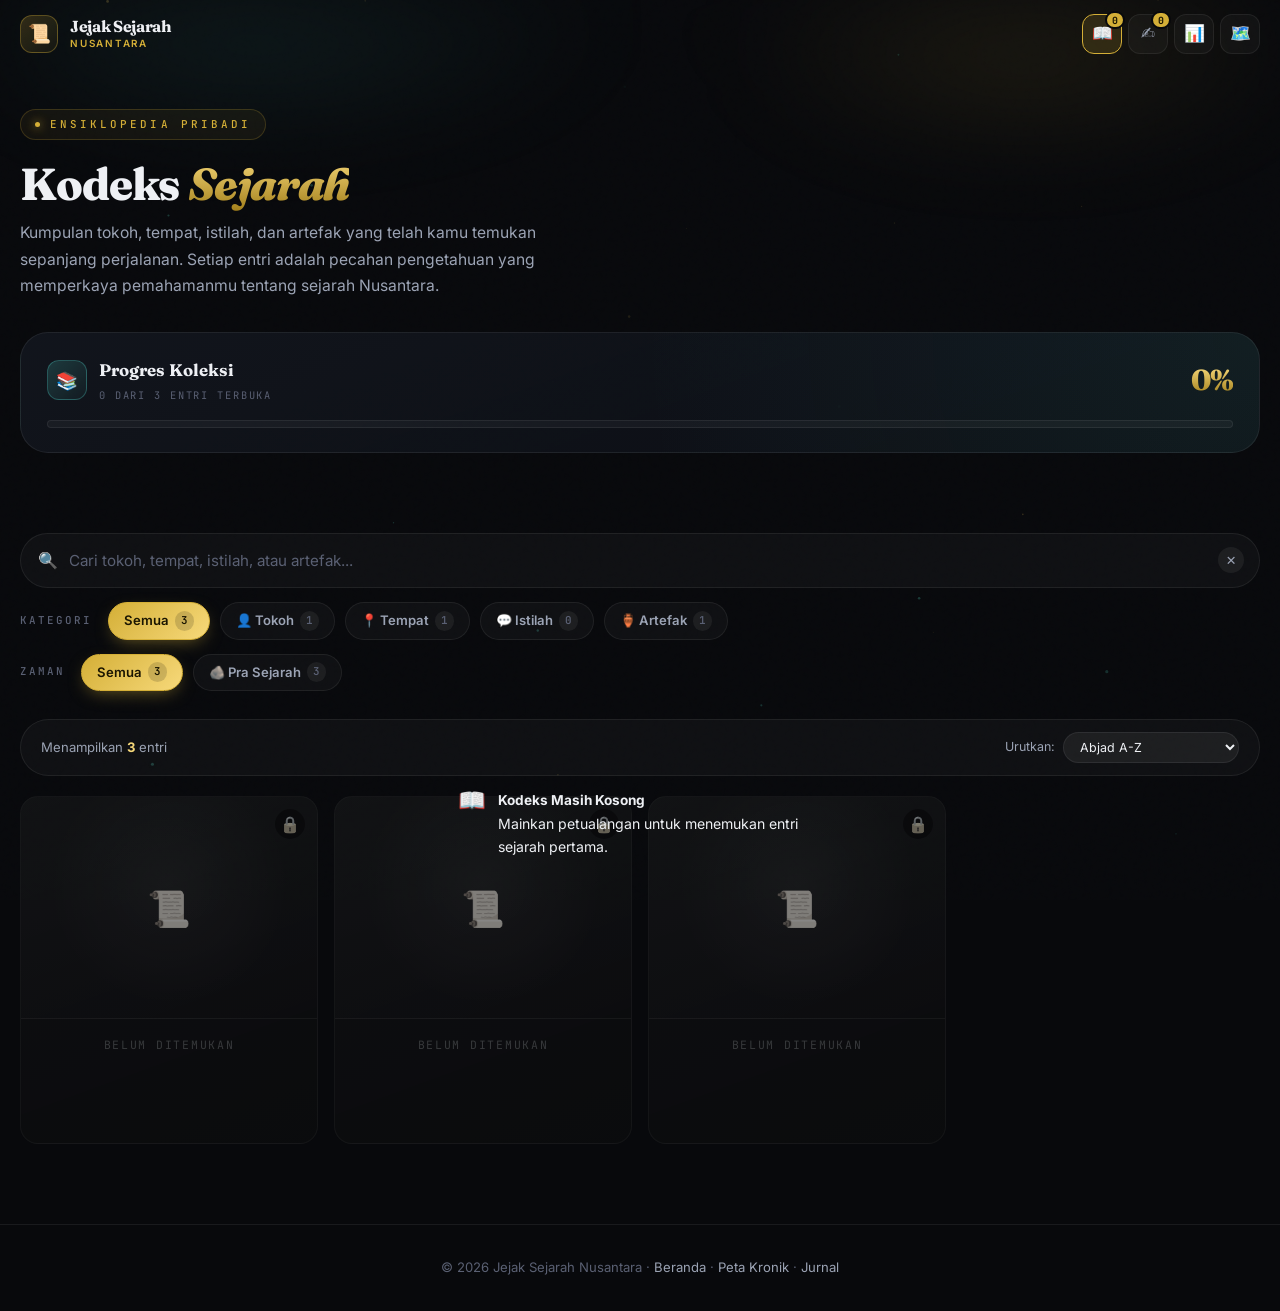
<file: kodeks.html>
<!DOCTYPE html>
<html lang="id">
<head>
<meta charset="UTF-8" />
<meta name="viewport" content="width=device-width, initial-scale=1, viewport-fit=cover" />
<meta name="theme-color" content="#08090c" />
<title>Kodeks — Jejak Sejarah Nusantara</title>
<meta name="description" content="Ensiklopedia sejarah Indonesia: tokoh, tempat, istilah, dan artefak yang telah kamu temukan." />

<link rel="icon" href="assets/img/favicon.svg" type="image/svg+xml" />
<link rel="preconnect" href="https://fonts.googleapis.com" />
<link rel="preconnect" href="https://fonts.gstatic.com" crossorigin />
<link href="https://fonts.googleapis.com/css2?family=Fraunces:opsz,wght@9..144,400;9..144,600;9..144,800;9..144,900&family=Inter:wght@300;400;500;600;700;800&family=JetBrains+Mono:wght@400;500&display=swap" rel="stylesheet" />

<link rel="stylesheet" href="assets/css/base.css" />
<link rel="stylesheet" href="assets/css/ui.css" />

<style>
:root {
  --ln-bg-0: #08090c; --ln-bg-2: #131720; --ln-bg-3: #1a1f2b;
  --ln-ink: #eef0f4; --ln-ink-2: #9ba3b4; --ln-ink-3: #5a6073;
  --ln-gold: #d4af37; --ln-gold-2: #f7d97a; --ln-gold-3: #a3801c;
  --ln-teal: #4fd1c5; --ln-rose: #e85a71; --ln-violet: #8b5cf6;
  --ln-line: rgba(255,255,255,.07); --ln-line-2: rgba(255,255,255,.12);
  --ln-glass: rgba(255,255,255,.03); --ln-glass-2: rgba(255,255,255,.06);
  --ln-r: 18px; --ln-r-lg: 28px;
  --ln-font-display: "Fraunces", Georgia, serif;
  --ln-font-body: "Inter", system-ui, sans-serif;
  --ln-font-mono: "JetBrains Mono", ui-monospace, monospace;
  --ln-lebar: 1240px; --ln-nav-h: 68px;
}

*, *::before, *::after { box-sizing: border-box; margin: 0; padding: 0; }
html { scroll-behavior: smooth; scroll-padding-top: 100px; }
body {
  background: var(--ln-bg-0); color: var(--ln-ink);
  font-family: var(--ln-font-body); font-size: 16px; line-height: 1.65;
  -webkit-font-smoothing: antialiased; overflow-x: hidden; min-height: 100vh;
}
img { max-width: 100%; display: block; }
button { font: inherit; color: inherit; cursor: pointer; border: none; background: none; }
a { color: inherit; text-decoration: none; }
::selection { background: var(--ln-gold); color: #1a1500; }

/* LOADER */
#loader {
  position: fixed; inset: 0; z-index: 10000; background: var(--ln-bg-0);
  display: grid; place-items: center;
  transition: opacity .5s ease, visibility .5s ease;
}
#loader.selesai { opacity: 0; visibility: hidden; }
.loader-emblem {
  width: 60px; height: 60px; position: relative; margin-bottom: 20px;
}
.loader-emblem::before, .loader-emblem::after {
  content: ""; position: absolute; inset: 0; border-radius: 50%;
  border: 2px solid transparent;
  border-top-color: var(--ln-gold); border-right-color: var(--ln-gold-2);
  animation: spin 1.4s linear infinite;
}
.loader-emblem::after {
  inset: 10px; border-top-color: var(--ln-teal);
  border-right-color: transparent;
  animation-direction: reverse; animation-duration: 2s;
}
.loader-emblem span {
  position: absolute; inset: 0; display: grid; place-items: center;
  font-size: 1.5rem; animation: pulse 1.6s ease-in-out infinite;
}
@keyframes spin { to { transform: rotate(360deg); } }
@keyframes pulse { 0%,100% { transform: scale(1); } 50% { transform: scale(1.1); } }
.loader-isi { display: flex; flex-direction: column; align-items: center; }
.loader-teks {
  font-family: var(--ln-font-mono); font-size: .72rem;
  letter-spacing: .3em; text-transform: uppercase; color: var(--ln-ink-3);
}

/* CURSOR */
.cursor-dot, .cursor-ring {
  position: fixed; top: 0; left: 0; pointer-events: none; z-index: 9999;
  border-radius: 50%; transform: translate(-50%, -50%); opacity: 0;
  transition: opacity .3s ease; mix-blend-mode: difference;
}
.cursor-dot { width: 6px; height: 6px; background: var(--ln-gold); transition: opacity .3s ease, transform .12s ease; }
.cursor-ring {
  width: 34px; height: 34px; border: 1.5px solid var(--ln-gold);
  transition: opacity .3s, transform .25s, width .3s, height .3s, border-color .3s;
}
.cursor-ring.hover { width: 56px; height: 56px; border-color: var(--ln-teal); background: rgba(79,209,197,.08); }
body.cursor-aktif .cursor-dot, body.cursor-aktif .cursor-ring { opacity: 1; }
@media (hover: none), (max-width: 900px) { .cursor-dot, .cursor-ring { display: none !important; } }

/* SCROLL PROGRESS */
#scroll-progress {
  position: fixed; top: 0; left: 0; height: 2px; width: 0%;
  background: linear-gradient(90deg, var(--ln-gold), var(--ln-gold-2), var(--ln-teal));
  z-index: 9500; transition: width .1s linear;
}

/* PARTIKEL */
#partikel { position: fixed; inset: 0; z-index: 1; pointer-events: none; opacity: .35; }
body::after {
  content: ""; position: fixed; inset: 0; z-index: 2; pointer-events: none;
  opacity: .035; mix-blend-mode: overlay;
  background-image: url("data:image/svg+xml,%3Csvg viewBox='0 0 200 200' xmlns='http://www.w3.org/2000/svg'%3E%3Cfilter id='n'%3E%3CfeTurbulence type='fractalNoise' baseFrequency='0.9' numOctaves='3'/%3E%3C/filter%3E%3Crect width='100%25' height='100%25' filter='url(%23n)'/%3E%3C/svg%3E");
}

/* NAV */
.nav {
  position: fixed; top: 0; left: 0; right: 0; z-index: 9000;
  height: var(--ln-nav-h); display: flex; align-items: center;
  transition: all .4s cubic-bezier(.4,0,.2,1);
  border-bottom: 1px solid transparent;
}
.nav.scrolled {
  background: rgba(8,9,12,.72);
  backdrop-filter: blur(20px) saturate(1.4);
  -webkit-backdrop-filter: blur(20px) saturate(1.4);
  border-bottom-color: var(--ln-line); height: 60px;
}
.nav-wadah {
  width: min(100% - 40px, var(--ln-lebar));
  margin-inline: auto; display: flex; align-items: center;
  justify-content: space-between; gap: 20px;
}
.nav-logo { display: flex; align-items: center; gap: 12px; font-weight: 700; }
.nav-logo:hover { transform: scale(1.03); }
.nav-logo-ikon {
  width: 38px; height: 38px; display: grid; place-items: center;
  font-size: 1.15rem; border-radius: 12px;
  background: linear-gradient(135deg, rgba(212,175,55,.2), rgba(212,175,55,.05));
  border: 1px solid rgba(212,175,55,.35);
}
.nav-logo-teks { display: flex; flex-direction: column; line-height: 1.1; }
.nav-logo-teks strong { font-family: var(--ln-font-display); font-size: 1rem; letter-spacing: -.02em; }
.nav-logo-teks small {
  font-size: .62rem; letter-spacing: .18em; text-transform: uppercase;
  color: var(--ln-gold); font-weight: 600; margin-top: 2px;
}
.nav-aksi { display: flex; align-items: center; gap: 6px; }
.nav-ikon-btn {
  width: 40px; height: 40px; display: grid; place-items: center;
  border-radius: 12px; background: var(--ln-glass);
  border: 1px solid var(--ln-line); font-size: 1.05rem;
  color: var(--ln-ink-2); transition: all .25s ease; position: relative;
}
.nav-ikon-btn:hover {
  background: var(--ln-glass-2); border-color: var(--ln-gold);
  color: var(--ln-gold-2); transform: translateY(-2px);
}
.nav-ikon-btn.aktif {
  background: rgba(212,175,55,.15);
  border-color: var(--ln-gold); color: var(--ln-gold-2);
}
.nav-ikon-btn .badge {
  position: absolute; top: -4px; right: -4px; min-width: 18px; height: 18px;
  padding: 0 5px; border-radius: 100px;
  background: var(--ln-gold); color: #1a1500;
  font-family: var(--ln-font-mono); font-size: .62rem; font-weight: 700;
  display: grid; place-items: center; border: 2px solid var(--ln-bg-0);
}
@media (max-width: 720px) { .nav-ikon-btn.opsional { display: none; } }

/* LAYOUT */
.wadah-ln { width: min(100% - 40px, var(--ln-lebar)); margin-inline: auto; position: relative; z-index: 5; }
@media (max-width: 640px) { .wadah-ln { width: calc(100% - 28px); } }

/* HEADER */
.header-kodeks {
  padding: calc(var(--ln-nav-h) + 40px) 0 40px;
  position: relative;
}
.header-kodeks::before {
  content: ""; position: absolute; top: 0; left: 0; right: 0; height: 400px;
  background:
    radial-gradient(ellipse 50% 60% at 20% 0%, rgba(79,209,197,.12), transparent 60%),
    radial-gradient(ellipse 40% 50% at 80% 10%, rgba(212,175,55,.12), transparent 60%);
  filter: blur(50px); pointer-events: none; z-index: 0;
}

.eyebrow {
  display: inline-flex; align-items: center; gap: 10px;
  font-family: var(--ln-font-mono); font-size: .68rem;
  letter-spacing: .28em; text-transform: uppercase;
  color: var(--ln-gold); font-weight: 500;
  padding: 6px 14px; border-radius: 100px;
  background: rgba(212,175,55,.06); border: 1px solid rgba(212,175,55,.2);
}
.eyebrow::before {
  content: ""; width: 5px; height: 5px; background: var(--ln-gold);
  border-radius: 50%; box-shadow: 0 0 10px var(--ln-gold);
  animation: titikDenyut 2s ease-in-out infinite;
}
@keyframes titikDenyut {
  0%,100% { opacity: 1; transform: scale(1); }
  50% { opacity: .4; transform: scale(.7); }
}

.header-kodeks h1 {
  font-family: var(--ln-font-display);
  font-size: clamp(1.8rem, 4.5vw, 2.8rem);
  font-weight: 800; line-height: 1.15;
  letter-spacing: -.025em; margin: 18px 0 10px;
}
.header-kodeks h1 em {
  font-style: italic;
  background: linear-gradient(180deg, var(--ln-gold-2), var(--ln-gold-3));
  -webkit-background-clip: text; background-clip: text; color: transparent;
}
.header-kodeks p {
  max-width: 560px; font-size: .98rem;
  line-height: 1.7; color: var(--ln-ink-2);
}

/* PROGRESS KODEKS */
.kodeks-progress {
  margin-top: 32px; padding: 24px 26px;
  border-radius: var(--ln-r-lg);
  background:
    radial-gradient(circle at 100% 0%, rgba(79,209,197,.08), transparent 50%),
    linear-gradient(160deg, rgba(19,23,32,.85), rgba(13,15,20,.95));
  border: 1px solid var(--ln-line); position: relative; z-index: 1;
}
.kodeks-progress-head {
  display: flex; align-items: center; justify-content: space-between;
  gap: 16px; margin-bottom: 16px; flex-wrap: wrap;
}
.kodeks-progress-head .label {
  display: flex; align-items: center; gap: 12px;
}
.kodeks-progress-head .ikon {
  width: 40px; height: 40px; border-radius: 12px;
  display: grid; place-items: center; font-size: 1.1rem;
  background: linear-gradient(135deg, rgba(79,209,197,.2), rgba(79,209,197,.04));
  border: 1px solid rgba(79,209,197,.3);
}
.kodeks-progress-head h3 {
  font-family: var(--ln-font-display); font-size: 1.05rem; font-weight: 700;
}
.kodeks-progress-head .sub {
  font-family: var(--ln-font-mono); font-size: .65rem;
  letter-spacing: .18em; text-transform: uppercase;
  color: var(--ln-ink-3); margin-top: 2px;
}
.kodeks-persen {
  font-family: var(--ln-font-display); font-size: 1.8rem;
  font-weight: 800; line-height: 1; letter-spacing: -.03em;
  background: linear-gradient(180deg, var(--ln-gold-2), var(--ln-gold-3));
  -webkit-background-clip: text; background-clip: text; color: transparent;
}
.kodeks-track {
  height: 8px; border-radius: 100px;
  background: rgba(255,255,255,.04);
  border: 1px solid var(--ln-line); overflow: hidden;
}
.kodeks-isi {
  height: 100%; width: 0%; border-radius: 100px;
  background: linear-gradient(90deg, var(--ln-teal), var(--ln-gold), var(--ln-gold-2));
  box-shadow: 0 0 20px rgba(212,175,55,.4);
  transition: width 1.2s cubic-bezier(.22,1,.36,1);
  position: relative;
}
.kodeks-isi::after {
  content: ""; position: absolute; inset: 0;
  background: linear-gradient(90deg, transparent, rgba(255,255,255,.4), transparent);
  animation: shineK 2.4s ease-in-out infinite;
}
@keyframes shineK { 0% { transform: translateX(-100%); } 100% { transform: translateX(200%); } }

/* TOOLBAR */
.toolbar {
  display: flex; flex-direction: column; gap: 14px;
  margin: 40px 0 28px; position: relative; z-index: 5;
}
.search-box {
  position: relative;
  display: flex; align-items: center;
}
.search-box .ikon {
  position: absolute; left: 18px; font-size: 1rem;
  color: var(--ln-ink-3); pointer-events: none;
}
.search-box input {
  width: 100%; padding: 14px 20px 14px 48px;
  border-radius: 100px; background: var(--ln-glass);
  border: 1px solid var(--ln-line);
  color: var(--ln-ink); font: inherit; font-size: .95rem;
  transition: all .25s ease;
}
.search-box input::placeholder { color: var(--ln-ink-3); }
.search-box input:focus {
  outline: none; border-color: var(--ln-gold);
  background: var(--ln-glass-2);
  box-shadow: 0 0 0 4px rgba(212,175,55,.1);
}
.search-box .clear {
  position: absolute; right: 16px;
  width: 26px; height: 26px; border-radius: 50%;
  display: grid; place-items: center;
  background: var(--ln-glass-2); color: var(--ln-ink-2);
  font-size: .8rem; transition: all .2s ease;
}
.search-box .clear:hover { background: var(--ln-gold); color: #1a1500; }

.filter-row {
  display: flex; align-items: center; gap: 10px;
  flex-wrap: wrap;
}
.filter-label {
  font-family: var(--ln-font-mono); font-size: .68rem;
  letter-spacing: .18em; text-transform: uppercase;
  color: var(--ln-ink-3); font-weight: 500;
  margin-right: 6px;
}
.filter-chip {
  padding: 7px 15px; border-radius: 100px;
  font-size: .82rem; font-weight: 600;
  color: var(--ln-ink-2); background: var(--ln-glass);
  border: 1px solid var(--ln-line);
  transition: all .25s ease;
  display: inline-flex; align-items: center; gap: 6px;
}
.filter-chip:hover { color: var(--ln-ink); border-color: var(--ln-line-2); }
.filter-chip.aktif {
  background: linear-gradient(135deg, var(--ln-gold), var(--ln-gold-2));
  color: #1a1500; border-color: var(--ln-gold);
  box-shadow: 0 6px 18px -6px rgba(212,175,55,.5);
}
.filter-chip .jml {
  font-family: var(--ln-font-mono); font-size: .68rem;
  padding: 1px 6px; border-radius: 100px;
  background: rgba(0,0,0,.15);
}
.filter-chip:not(.aktif) .jml { background: var(--ln-glass-2); color: var(--ln-ink-3); }

@media (max-width: 640px) {
  .filter-row { overflow-x: auto; flex-wrap: nowrap; padding-bottom: 4px; }
  .filter-chip { white-space: nowrap; }
}

/* HASIL INFO */
.hasil-info {
  display: flex; align-items: center; justify-content: space-between;
  margin-bottom: 20px; padding: 12px 20px;
  border-radius: 100px; background: var(--ln-glass);
  border: 1px solid var(--ln-line);
  font-size: .82rem; color: var(--ln-ink-2);
}
.hasil-info strong { color: var(--ln-gold-2); }
.hasil-info .urut {
  display: flex; align-items: center; gap: 8px;
}
.hasil-info select {
  padding: 6px 12px; border-radius: 100px;
  background: var(--ln-glass-2); border: 1px solid var(--ln-line);
  color: var(--ln-ink); font: inherit; font-size: .78rem;
  cursor: pointer;
}
.hasil-info select:focus { outline: none; border-color: var(--ln-gold); }

/* GRID KODEKS */
.kodeks-grid {
  display: grid;
  grid-template-columns: repeat(auto-fill, minmax(240px, 1fr));
  gap: 16px;
  padding-bottom: 80px;
}
@media (max-width: 640px) {
  .kodeks-grid { grid-template-columns: repeat(auto-fill, minmax(160px, 1fr)); gap: 12px; }
}

.kartu-kodeks {
  position: relative;
  border-radius: var(--ln-r);
  background: linear-gradient(160deg, rgba(19,23,32,.85), rgba(13,15,20,.95));
  border: 1px solid var(--ln-line);
  overflow: hidden;
  cursor: pointer;
  transition: all .35s cubic-bezier(.4,0,.2,1);
  display: flex; flex-direction: column;
}
.kartu-kodeks::before {
  content: ""; position: absolute; inset: 0;
  background: radial-gradient(circle at 50% 0%, var(--kodeks-warna, #d4af37), transparent 55%);
  opacity: 0; transition: opacity .4s ease;
  mix-blend-mode: soft-light; pointer-events: none;
}
.kartu-kodeks:not(.terkunci):hover {
  transform: translateY(-6px);
  border-color: var(--kodeks-warna, #d4af37);
  box-shadow: 0 20px 50px -18px rgba(0,0,0,.8);
}
.kartu-kodeks:not(.terkunci):hover::before { opacity: .25; }
.kartu-kodeks.terkunci {
  opacity: .55; cursor: not-allowed;
  filter: grayscale(.85);
}
.kartu-kodeks.terkunci::after {
  content: "🔒";
  position: absolute; top: 12px; right: 12px;
  font-size: 1rem;
  background: rgba(0,0,0,.5);
  width: 30px; height: 30px; border-radius: 50%;
  display: grid; place-items: center;
}

.kartu-kodeks-media {
  aspect-ratio: 4/3;
  display: grid; place-items: center;
  font-size: 3.2rem;
  background:
    radial-gradient(circle at 50% 40%, rgba(255,255,255,.06), transparent 60%),
    linear-gradient(160deg, rgba(255,255,255,.03), transparent);
  border-bottom: 1px solid var(--ln-line);
  position: relative;
  overflow: hidden;
}
.kartu-kodeks.terkunci .kartu-kodeks-media {
  font-size: 2.2rem;
  color: var(--ln-ink-3);
}
.kartu-kodeks-media::after {
  content: ""; position: absolute; inset: 0;
  background: linear-gradient(120deg, transparent 40%, rgba(255,255,255,.05) 50%, transparent 60%);
  transform: translateX(-100%);
  transition: transform .8s ease;
}
.kartu-kodeks:not(.terkunci):hover .kartu-kodeks-media::after { transform: translateX(100%); }

.kartu-kodeks-body {
  padding: 16px 18px 18px;
  display: flex; flex-direction: column; gap: 6px;
  flex: 1;
}
.kartu-kodeks-kategori {
  display: inline-flex; align-items: center; gap: 5px;
  font-family: var(--ln-font-mono); font-size: .62rem;
  letter-spacing: .15em; text-transform: uppercase;
  color: var(--ln-ink-3); font-weight: 500;
  align-self: flex-start;
}
.kartu-kodeks-kategori .dot {
  width: 5px; height: 5px; border-radius: 50%;
  background: var(--kodeks-warna, #d4af37);
}
.kartu-kodeks h3 {
  font-family: var(--ln-font-display);
  font-size: 1rem; font-weight: 700;
  letter-spacing: -.01em; line-height: 1.25;
  margin: 0;
}
.kartu-kodeks p {
  font-size: .8rem; color: var(--ln-ink-2);
  line-height: 1.55; margin: 2px 0 0;
  display: -webkit-box;
  -webkit-line-clamp: 2;
  -webkit-box-orient: vertical;
  overflow: hidden;
}
.kartu-kodeks.terkunci h3,
.kartu-kodeks.terkunci p,
.kartu-kodeks.terkunci .kartu-kodeks-kategori { visibility: hidden; }
.kartu-kodeks.terkunci .kartu-kodeks-body::before {
  content: "Belum ditemukan";
  position: absolute;
  left: 18px; right: 18px;
  font-family: var(--ln-font-mono); font-size: .72rem;
  letter-spacing: .15em; text-transform: uppercase;
  color: var(--ln-ink-3); text-align: center;
}

/* EMPTY STATE */
.empty-state {
  padding: 80px 24px; text-align: center;
  border-radius: var(--ln-r-lg);
  border: 1px dashed var(--ln-line);
  color: var(--ln-ink-3);
  grid-column: 1 / -1;
}
.empty-state .ikon {
  font-size: 3rem; margin-bottom: 16px;
  opacity: .5;
}
.empty-state h3 {
  font-family: var(--ln-font-display); font-size: 1.2rem;
  color: var(--ln-ink-2); margin-bottom: 8px;
}
.empty-state p { font-size: .9rem; max-width: 380px; margin: 0 auto; }

/* MODAL DETAIL */
.modal-detail {
  position: fixed; inset: 0; z-index: 9500;
  background: rgba(5,7,10,.85);
  backdrop-filter: blur(8px);
  -webkit-backdrop-filter: blur(8px);
  display: grid; place-items: center;
  padding: 20px;
  animation: fadeInModal .25s ease both;
}
@keyframes fadeInModal { from { opacity: 0; } to { opacity: 1; } }

.modal-detail-isi {
  background: linear-gradient(160deg, rgba(19,23,32,.98), rgba(13,15,20,.99));
  border: 1px solid var(--ln-line-2);
  border-radius: var(--ln-r-lg);
  width: min(100%, 680px);
  max-height: 88vh; overflow-y: auto;
  box-shadow: 0 40px 100px -20px rgba(0,0,0,.9);
  animation: slideUp .35s cubic-bezier(.22,1,.36,1) both;
  position: relative;
}
@keyframes slideUp {
  from { opacity: 0; transform: translateY(30px) scale(.97); }
  to { opacity: 1; transform: none; }
}

.modal-detail-tutup {
  position: absolute; top: 16px; right: 16px;
  width: 38px; height: 38px; border-radius: 50%;
  display: grid; place-items: center;
  background: rgba(0,0,0,.5);
  border: 1px solid var(--ln-line-2);
  color: var(--ln-ink-2); font-size: 1rem;
  transition: all .25s ease; z-index: 2;
}
.modal-detail-tutup:hover {
  background: var(--ln-gold); color: #1a1500;
  transform: rotate(90deg);
}

.modal-detail-header {
  padding: 36px 32px 24px;
  border-bottom: 1px solid var(--ln-line);
  display: flex; align-items: flex-start; gap: 20px;
}
.modal-detail-ikon {
  width: 72px; height: 72px; border-radius: 20px;
  display: grid; place-items: center; font-size: 2.2rem;
  background:
    radial-gradient(circle at 30% 30%, rgba(212,175,55,.25), transparent 60%),
    linear-gradient(135deg, rgba(255,255,255,.06), rgba(255,255,255,.02));
  border: 1px solid var(--ln-line-2);
  flex-shrink: 0;
}
.modal-detail-judul { min-width: 0; flex: 1; }
.modal-detail-kategori {
  display: inline-flex; align-items: center; gap: 6px;
  font-family: var(--ln-font-mono); font-size: .65rem;
  letter-spacing: .18em; text-transform: uppercase;
  color: var(--ln-gold); font-weight: 500;
  padding: 4px 10px; border-radius: 100px;
  background: rgba(212,175,55,.08);
  border: 1px solid rgba(212,175,55,.25);
  margin-bottom: 10px;
}
.modal-detail-judul h2 {
  font-family: var(--ln-font-display);
  font-size: clamp(1.4rem, 3vw, 1.8rem);
  font-weight: 800; letter-spacing: -.02em;
  line-height: 1.2; margin: 0;
}
.modal-detail-judul .zaman {
  font-family: var(--ln-font-mono); font-size: .7rem;
  letter-spacing: .12em; text-transform: uppercase;
  color: var(--ln-ink-3); margin-top: 8px;
}

.modal-detail-body {
  padding: 28px 32px 32px;
  display: flex; flex-direction: column; gap: 22px;
}
.modal-detail-ringkas {
  font-family: var(--ln-font-display);
  font-size: 1.05rem;
  font-style: italic;
  color: var(--ln-gold-2);
  line-height: 1.55;
  padding-left: 16px;
  border-left: 3px solid var(--ln-gold);
}
.modal-detail-isi {
  font-size: .98rem; line-height: 1.8;
  color: var(--ln-ink); 
}
.modal-detail-isi p { margin: 0 0 12px; }
.modal-detail-isi p:last-child { margin-bottom: 0; }

.modal-detail-fakta {
  padding: 20px; border-radius: var(--ln-r);
  background: rgba(79,209,197,.04);
  border: 1px solid rgba(79,209,197,.2);
}
.modal-detail-fakta h4 {
  font-family: var(--ln-font-mono); font-size: .68rem;
  letter-spacing: .2em; text-transform: uppercase;
  color: var(--ln-teal); font-weight: 600; margin-bottom: 12px;
}
.modal-detail-fakta ul {
  list-style: none; padding: 0;
  display: flex; flex-direction: column; gap: 8px;
}
.modal-detail-fakta li {
  font-size: .88rem; color: var(--ln-ink);
  padding-left: 22px; position: relative; line-height: 1.6;
}
.modal-detail-fakta li::before {
  content: "◆";
  position: absolute; left: 0;
  color: var(--ln-teal); font-size: .6rem; top: .45em;
}

.modal-detail-sumber {
  padding-top: 20px;
  border-top: 1px solid var(--ln-line);
  font-size: .82rem; color: var(--ln-ink-3);
}
.modal-detail-sumber strong {
  font-family: var(--ln-font-mono); font-size: .68rem;
  letter-spacing: .18em; text-transform: uppercase;
  color: var(--ln-ink-2); font-weight: 500;
  display: block; margin-bottom: 6px;
}

@media (max-width: 640px) {
  .modal-detail-header { padding: 28px 20px 20px; gap: 14px; }
  .modal-detail-ikon { width: 56px; height: 56px; font-size: 1.6rem; }
  .modal-detail-body { padding: 20px; gap: 18px; }
  .modal-detail-judul h2 { font-size: 1.25rem; }
}

/* TOAST */
#toast-wadah {
  position: fixed; left: 50%; bottom: 28px;
  transform: translateX(-50%); z-index: 9999;
  display: flex; flex-direction: column; gap: 10px;
  width: min(92vw, 400px); pointer-events: none;
}

/* FOOTER */
.footer-mini {
  border-top: 1px solid var(--ln-line);
  padding: 32px 0; text-align: center;
  font-size: .82rem; color: var(--ln-ink-3);
  position: relative; z-index: 5;
}
.footer-mini a { color: var(--ln-ink-2); transition: color .25s; }
.footer-mini a:hover { color: var(--ln-gold-2); }

/* REVEAL */
.reveal {
  opacity: 0; transform: translateY(20px);
  transition: opacity .7s cubic-bezier(.22,1,.36,1), transform .7s cubic-bezier(.22,1,.36,1);
}
.reveal.tampil { opacity: 1; transform: none; }

@media (prefers-reduced-motion: reduce) {
  *, *::before, *::after {
    animation-duration: .01ms !important;
    animation-iteration-count: 1 !important;
    transition-duration: .01ms !important;
  }
  .reveal { opacity: 1; transform: none; }
}
</style>
</head>

<body>

<div id="loader" aria-hidden="true">
  <div class="loader-isi">
    <div class="loader-emblem"><span>📖</span></div>
    <div class="loader-teks">Membuka Kodeks</div>
  </div>
</div>

<div id="scroll-progress" aria-hidden="true"></div>
<div class="cursor-dot" id="cursor-dot" aria-hidden="true"></div>
<div class="cursor-ring" id="cursor-ring" aria-hidden="true"></div>
<canvas id="partikel" aria-hidden="true"></canvas>

<nav class="nav" id="nav" aria-label="Navigasi">
  <div class="nav-wadah">
    <a href="index.html" class="nav-logo">
      <div class="nav-logo-ikon" aria-hidden="true">📜</div>
      <div class="nav-logo-teks">
        <strong>Jejak Sejarah</strong>
        <small>Nusantara</small>
      </div>
    </a>
    <div class="nav-aksi">
      <a class="nav-ikon-btn aktif" href="kodeks.html" title="Kodeks" aria-label="Kodeks">
        📖 <span class="badge" id="badge-kodeks">0</span>
      </a>
      <a class="nav-ikon-btn opsional" href="jurnal.html" title="Jurnal" aria-label="Jurnal">
        ✍️ <span class="badge" id="badge-jurnal">0</span>
      </a>
      <a class="nav-ikon-btn opsional" href="rapor.html" title="Rapor" aria-label="Rapor">📊</a>
      <a class="nav-ikon-btn" href="dashboard.html" title="Peta Kronik" aria-label="Peta Kronik">🗺️</a>
    </div>
  </div>
</nav>

<header class="header-kodeks">
  <div class="wadah-ln">
    <span class="eyebrow reveal">Ensiklopedia Pribadi</span>
    <h1 class="reveal">Kodeks <em>Sejarah</em></h1>
    <p class="reveal">
      Kumpulan tokoh, tempat, istilah, dan artefak yang telah kamu temukan
      sepanjang perjalanan. Setiap entri adalah pecahan pengetahuan yang
      memperkaya pemahamanmu tentang sejarah Nusantara.
    </p>

    <div class="kodeks-progress reveal">
      <div class="kodeks-progress-head">
        <div class="label">
          <div class="ikon" aria-hidden="true">📚</div>
          <div>
            <h3>Progres Koleksi</h3>
            <div class="sub" id="progress-sub">Memuat…</div>
          </div>
        </div>
        <div class="kodeks-persen" id="progress-persen">0%</div>
      </div>
      <div class="kodeks-track">
        <div class="kodeks-isi" id="progress-isi"></div>
      </div>
    </div>
  </div>
</header>

<main class="wadah-ln">

  <div class="toolbar">
    <div class="search-box reveal">
      <span class="ikon" aria-hidden="true">🔍</span>
      <input type="text" id="cari" placeholder="Cari tokoh, tempat, istilah, atau artefak..." autocomplete="off" />
      <button class="clear tersembunyi" id="cari-clear" aria-label="Bersihkan pencarian">✕</button>
    </div>

    <div class="filter-row reveal">
      <span class="filter-label">Kategori</span>
      <button class="filter-chip aktif" data-filter-kategori="semua" data-jml-id="kat-semua">
        Semua <span class="jml" id="kat-semua">0</span>
      </button>
      <button class="filter-chip" data-filter-kategori="tokoh" data-jml-id="kat-tokoh">
        👤 Tokoh <span class="jml" id="kat-tokoh">0</span>
      </button>
      <button class="filter-chip" data-filter-kategori="tempat" data-jml-id="kat-tempat">
        📍 Tempat <span class="jml" id="kat-tempat">0</span>
      </button>
      <button class="filter-chip" data-filter-kategori="istilah" data-jml-id="kat-istilah">
        💬 Istilah <span class="jml" id="kat-istilah">0</span>
      </button>
      <button class="filter-chip" data-filter-kategori="artefak" data-jml-id="kat-artefak">
        🏺 Artefak <span class="jml" id="kat-artefak">0</span>
      </button>
    </div>

    <div class="filter-row reveal">
      <span class="filter-label">Zaman</span>
      <button class="filter-chip aktif" data-filter-zaman="semua" data-jml-id="zm-semua">
        Semua <span class="jml" id="zm-semua">0</span>
      </button>
      <!-- Diisi oleh JavaScript -->
      <div id="filter-zaman-wadah" style="display: contents"></div>
    </div>
  </div>

  <div class="hasil-info reveal">
    <span>Menampilkan <strong id="jml-hasil">0</strong> entri</span>
    <div class="urut">
      <label for="urut" style="font-size:.78rem">Urutkan:</label>
      <select id="urut">
        <option value="abjad">Abjad A-Z</option>
        <option value="abjad-desc">Abjad Z-A</option>
        <option value="zaman">Zaman (awal → akhir)</option>
        <option value="baru">Baru ditemukan</option>
      </select>
    </div>
  </div>

  <div class="kodeks-grid" id="grid-kodeks"></div>

</main>

<footer class="footer-mini">
  <div class="wadah-ln">
    © <span id="tahun">2025</span> Jejak Sejarah Nusantara ·
    <a href="index.html">Beranda</a> ·
    <a href="dashboard.html">Peta Kronik</a> ·
    <a href="jurnal.html">Jurnal</a>
  </div>
</footer>

<script src="assets/js/core.js"></script>
<script src="assets/js/data/manifest.js"></script>
<script src="assets/js/data/kodeks.js"></script>

<script>
(function(){
  "use strict";

  const $  = (s, r=document) => r.querySelector(s);
  const $$ = (s, r=document) => Array.from(r.querySelectorAll(s));
  const kabur = (s) => String(s ?? "").replace(/&/g,"&amp;").replace(/</g,"&lt;").replace(/>/g,"&gt;");

  /* =============== FALLBACK DATA =============== */
  if (!window.KODEKS) {
    window.KODEKS = {
      "pleistosen": {
        judul: "Zaman Pleistosen",
        kategori: "istilah",
        zaman: "era01",
        ikon: "❄️",
        ringkas: "Periode geologi 2,6 juta – 11.700 tahun lalu, masa hidup manusia purba awal.",
        isi: "Pada zaman ini terjadi beberapa kali zaman es. Permukaan laut turun hingga Paparan Sunda menghubungkan Sumatra, Jawa, dan Kalimantan dengan daratan Asia. Kondisi inilah yang memungkinkan manusia purba dan hewan besar bermigrasi ke Nusantara.",
        fakta: ["Terjadi 2,6 juta – 11.700 tahun lalu", "Beberapa kali zaman es", "Paparan Sunda terbentuk"],
        sumber: "Buku Sejarah Indonesia Kelas X, Kemendikbud (2017)"
      },
      "pithecanthropus": {
        judul: "Pithecanthropus erectus",
        kategori: "tokoh",
        zaman: "era01",
        ikon: "🦴",
        ringkas: "Manusia purba yang ditemukan Eugene Dubois di Trinil, 1891.",
        isi: "Nama ini berarti 'manusia kera yang berdiri tegak'. Volume otaknya sekitar 900 cc, lebih besar dari kera tetapi lebih kecil dari manusia modern. Ia hidup sekitar 1 juta – 500.000 tahun lalu dan hidup dari berburu serta meramu.",
        fakta: ["Ditemukan 1891 di Trinil, Ngawi", "Volume otak: 900 cc", "Hidup 1 juta – 500.000 tahun lalu"],
        sumber: "Museum Sangiran"
      },
      "sangiran": {
        judul: "Sangiran",
        kategori: "tempat",
        zaman: "era01",
        ikon: "🏞️",
        ringkas: "Situs fosil manusia purba di Jawa Tengah, Warisan Dunia UNESCO 1996.",
        isi: "Situs Sangiran terletak di Kabupaten Sragen dan Karanganyar, Jawa Tengah. Di sini ditemukan lebih dari 100 fosil manusia purba dari berbagai lapisan zaman Pleistosen.",
        fakta: ["Ditetapkan UNESCO 1996", "Luas: 56 km²", "Lebih dari 100 fosil manusia purba"],
        sumber: "UNESCO World Heritage Centre"
      },
      "kjokkenmoddinger": {
        judul: "Kjokkenmoddinger",
        kategori: "istilah",
        zaman: "era01",
        ikon: "🐚",
        ringkas: "Timbunan kulit kerang sisa makanan manusia mesolitikum.",
        isi: "Kjokkenmoddinger berasal dari bahasa Denmark yang berarti 'sampah dapur'. Timbunan ini menjadi bukti bahwa manusia mesolitikum di pesisir Sumatra hidup dari mengumpulkan hasil laut.",
        fakta: ["Ditemukan di pesisir Sumatra Timur", "Bukti pola hidup food gathering", "Berumur ribuan tahun"],
        sumber: "Buku Sejarah Indonesia Kelas X, Kemendikbud (2017)"
      },
      "kapak-genggam": {
        judul: "Kapak Genggam",
        kategori: "artefak",
        zaman: "era01",
        ikon: "🪓",
        ringkas: "Alat batu serbaguna manusia purba untuk memotong dan menggali.",
        isi: "Kapak genggam dibuat dengan cara memangkas batu di kedua sisinya hingga tajam. Alat ini digunakan untuk memotong daging, menguliti hewan, menggali tanah, dan memecah tulang.",
        fakta: ["Disebut juga 'chopper'", "Berfungsi serbaguna", "Dibuat dengan teknik pemangkasan dua sisi"],
        sumber: "Museum Sangiran"
      }
    };
  }

  /* =============== LOADER =============== */
  setTimeout(() => {
    const l = $("#loader");
    if (l) { l.classList.add("selesai"); setTimeout(() => l.remove(), 600); }
  }, 500);

  /* =============== CURSOR =============== */
  (function(){
    if (matchMedia("(hover: none)").matches) return;
    const dot = $("#cursor-dot"), ring = $("#cursor-ring");
    let mx = innerWidth/2, my = innerHeight/2, rx = mx, ry = my;
    document.addEventListener("mousemove", e => {
      mx = e.clientX; my = e.clientY;
      document.body.classList.add("cursor-aktif");
      dot.style.transform = `translate(${mx}px,${my}px) translate(-50%,-50%)`;
    });
    (function loop(){
      rx += (mx-rx)*0.16; ry += (my-ry)*0.16;
      ring.style.transform = `translate(${rx}px,${ry}px) translate(-50%,-50%)`;
      requestAnimationFrame(loop);
    })();
    const hov = "a,button,.kartu-kodeks,.filter-chip,input,select";
    document.addEventListener("mouseover", e => { if(e.target.closest(hov)) ring.classList.add("hover"); });
    document.addEventListener("mouseout", e => { if(e.target.closest(hov)) ring.classList.remove("hover"); });
    document.addEventListener("mouseleave", () => document.body.classList.remove("cursor-aktif"));
  })();

  /* =============== SCROLL UI =============== */
  (function(){
    const bar = $("#scroll-progress"), nav = $("#nav");
    function upd(){
      const h = document.documentElement.scrollHeight - innerHeight;
      bar.style.width = (h > 0 ? (scrollY/h)*100 : 0) + "%";
      nav.classList.toggle("scrolled", scrollY > 20);
    }
    addEventListener("scroll", upd, { passive:true });
    addEventListener("resize", upd);
    upd();
  })();

  /* =============== PARTIKEL =============== */
  (function(){
    const cv = $("#partikel");
    if (!cv || matchMedia("(prefers-reduced-motion: reduce)").matches) return;
    const ctx = cv.getContext("2d");
    let W, H, parts = [];
    const N = innerWidth < 720 ? 20 : 45;
    function resize(){ W = cv.width = innerWidth; H = cv.height = innerHeight; }
    resize(); addEventListener("resize", resize);
    function buat(){
      return {
        x: Math.random()*W, y: Math.random()*H,
        r: Math.random()*1.3+0.3,
        vx: (Math.random()-.5)*0.1,
        vy: -Math.random()*0.2-0.04,
        a: Math.random()*Math.PI*2,
        va: (Math.random()-.5)*0.02,
        hue: Math.random()>.55 ? 45 : 170
      };
    }
    for (let i=0;i<N;i++) parts.push(buat());
    (function loop(){
      ctx.clearRect(0,0,W,H);
      parts.forEach(p => {
        p.x+=p.vx; p.y+=p.vy; p.a+=p.va;
        if (p.y<-10){ p.y=H+10; p.x=Math.random()*W; }
        if (p.x<-10) p.x=W+10; else if (p.x>W+10) p.x=-10;
        const al = 0.3 + Math.sin(p.a)*0.3;
        ctx.beginPath();
        ctx.arc(p.x,p.y,p.r,0,Math.PI*2);
        ctx.fillStyle = `hsla(${p.hue},80%,65%,${al})`;
        ctx.shadowBlur = 8;
        ctx.shadowColor = `hsla(${p.hue},80%,60%,${al*0.8})`;
        ctx.fill();
      });
      requestAnimationFrame(loop);
    })();
  })();

  /* =============== MUAT SAVE =============== */
  let SAVE = null;
  try { SAVE = (typeof JN !== "undefined" && JN.muat) ? JN.muat() : null; } catch(e){}
  if (!SAVE) SAVE = { kodeks: [], jurnal: [], progres: {}, eraTerbuka:["era01"], pemain:{nama:"Penjelajah"} };

  const KODEKS_DIBUKA = SAVE.kodeks || [];
  const MANIFEST = window.ERA_MANIFEST || [];
  const KODEKS_ALL = window.KODEKS || {};

  /* =============== HITUNG JUMLAH =============== */
  const TOTAL_ENTRI = Object.keys(KODEKS_ALL).length;
  const DIBUKA = KODEKS_DIBUKA.length;
  const PERSEN = TOTAL_ENTRI ? Math.round(DIBUKA / TOTAL_ENTRI * 100) : 0;

  $("#progress-persen").textContent = PERSEN + "%";
  $("#progress-isi").style.width = PERSEN + "%";
  $("#progress-sub").textContent = DIBUKA + " dari " + TOTAL_ENTRI + " entri terbuka";
  $("#badge-kodeks").textContent = DIBUKA;
  $("#badge-jurnal").textContent = (SAVE.jurnal || []).length;
  $("#tahun").textContent = new Date().getFullYear();

  /* =============== ISI FILTER ZAMAN =============== */
  const wadahZaman = $("#filter-zaman-wadah");
  MANIFEST.forEach(era => {
    const jumlah = Object.values(KODEKS_ALL).filter(k => k.zaman === era.id).length;
    if (!jumlah) return;
    const btn = document.createElement("button");
    btn.className = "filter-chip";
    btn.dataset.filterZaman = era.id;
    btn.innerHTML = era.ikon + " " + era.judul + ' <span class="jml">' + jumlah + '</span>';
    wadahZaman.appendChild(btn);
  });

  /* =============== HITUNG JUMLAH PER KATEGORI =============== */
  const katCount = { tokoh:0, tempat:0, istilah:0, artefak:0 };
  Object.values(KODEKS_ALL).forEach(k => {
    if (katCount[k.kategori] !== undefined) katCount[k.kategori]++;
  });
  $("#kat-semua").textContent = TOTAL_ENTRI;
  $("#kat-tokoh").textContent = katCount.tokoh;
  $("#kat-tempat").textContent = katCount.tempat;
  $("#kat-istilah").textContent = katCount.istilah;
  $("#kat-artefak").textContent = katCount.artefak;
  $("#zm-semua").textContent = TOTAL_ENTRI;

  /* =============== STATE FILTER =============== */
  const state = {
    kategori: "semua",
    zaman: "semua",
    cari: "",
    urut: "abjad"
  };

  /* =============== HELPER: info era =============== */
  function getEra(eraId){
    return MANIFEST.find(e => e.id === eraId) || { judul:"—", ikon:"📜", warna:"#d4af37", no:0 };
  }

  function getWarnaKategori(kat){
    return ({
      tokoh: "#8b5cf6",
      tempat: "#4fd1c5",
      istilah: "#f59e0b",
      artefak: "#e85a71"
    })[kat] || "#d4af37";
  }

  function labelKategori(kat){
    return ({ tokoh:"Tokoh", tempat:"Tempat", istilah:"Istilah", artefak:"Artefak" })[kat] || "Umum";
  }

  /* =============== RENDER =============== */
  function renderKodeks(){
    const grid = $("#grid-kodeks");
    grid.innerHTML = "";

    /* Bangun array semua entri */
    let semua = Object.entries(KODEKS_ALL).map(([id, data]) => ({
      id, ...data,
      ditemukan: KODEKS_DIBUKA.includes(id)
    }));

    /* Filter kategori */
    if (state.kategori !== "semua") {
      semua = semua.filter(k => k.kategori === state.kategori);
    }
    /* Filter zaman */
    if (state.zaman !== "semua") {
      semua = semua.filter(k => k.zaman === state.zaman);
    }
    /* Filter pencarian */
    if (state.cari) {
      const q = state.cari.toLowerCase();
      semua = semua.filter(k =>
        (k.judul || "").toLowerCase().includes(q) ||
        (k.ringkas || "").toLowerCase().includes(q) ||
        (k.isi || "").toLowerCase().includes(q)
      );
    }

    /* Sortir */
    semua.sort((a, b) => {
      if (state.urut === "abjad") return a.judul.localeCompare(b.judul, "id");
      if (state.urut === "abjad-desc") return b.judul.localeCompare(a.judul, "id");
      if (state.urut === "zaman") {
        const ea = getEra(a.zaman).no || 99;
        const eb = getEra(b.zaman).no || 99;
        return ea - eb;
      }
      if (state.urut === "baru") {
        const ia = KODEKS_DIBUKA.indexOf(a.id);
        const ib = KODEKS_DIBUKA.indexOf(b.id);
        return (ib === -1 ? 9999 : ib) - (ia === -1 ? 9999 : ia);
      }
      return 0;
    });

    /* Update jumlah hasil */
    $("#jml-hasil").textContent = semua.length;

    /* Empty state */
    if (semua.length === 0) {
      grid.innerHTML = `
        <div class="empty-state">
          <div class="ikon">📭</div>
          <h3>Tidak ada entri yang cocok</h3>
          <p>Coba ubah filter atau kata kunci pencarianmu.</p>
        </div>`;
      return;
    }

    /* Render kartu */
    semua.forEach((k, i) => {
      const era = getEra(k.zaman);
      const warna = k.ditemukan ? (era.warna || getWarnaKategori(k.kategori)) : "#5a6073";

      const kartu = document.createElement("article");
      kartu.className = "kartu-kodeks" + (k.ditemukan ? "" : " terkunci");
      kartu.style.setProperty("--kodeks-warna", warna);
      kartu.style.transitionDelay = Math.min(i * 0.02, 0.3) + "s";

      if (k.ditemukan) {
        kartu.innerHTML = `
          <div class="kartu-kodeks-media" aria-hidden="true">${k.ikon || "📜"}</div>
          <div class="kartu-kodeks-body">
            <span class="kartu-kodeks-kategori">
              <span class="dot"></span> ${labelKategori(k.kategori)}
            </span>
            <h3>${kabur(k.judul)}</h3>
            <p>${kabur(k.ringkas || "")}</p>
          </div>`;
        kartu.addEventListener("click", () => bukaDetail(k, era));
      } else {
        kartu.innerHTML = `
          <div class="kartu-kodeks-media" aria-hidden="true">📜</div>
          <div class="kartu-kodeks-body">
            <span class="kartu-kodeks-kategori"><span class="dot"></span> ${labelKategori(k.kategori)}</span>
            <h3>• • • • •</h3>
            <p>Detail entri akan terbuka saat kamu menemukannya di petualangan.</p>
          </div>`;
        kartu.addEventListener("click", () => {
          if (typeof JN !== "undefined" && JN.toast) {
            JN.toast("🔒", "Belum Ditemukan", "Entri ini akan terbuka saat kamu menjumpainya dalam permainan.", 3200);
          }
        });
      }

      grid.appendChild(kartu);
    });
  }

  /* =============== MODAL DETAIL =============== */
  function bukaDetail(k, era){
    const lama = $(".modal-detail");
    if (lama) lama.remove();

    const modal = document.createElement("div");
    modal.className = "modal-detail";

    const faktaHTML = Array.isArray(k.fakta) && k.fakta.length
      ? `<div class="modal-detail-fakta">
          <h4>📌 Fakta Kunci</h4>
          <ul>${k.fakta.map(f => `<li>${kabur(f)}</li>`).join("")}</ul>
        </div>`
      : "";

    const sumberHTML = k.sumber
      ? `<div class="modal-detail-sumber">
          <strong>Sumber</strong>
          ${kabur(k.sumber)}
        </div>`
      : "";

    modal.innerHTML = `
      <div class="modal-detail-isi">
        <button class="modal-detail-tutup" aria-label="Tutup">✕</button>
        <div class="modal-detail-header">
          <div class="modal-detail-ikon" aria-hidden="true">${k.ikon || "📜"}</div>
          <div class="modal-detail-judul">
            <div class="modal-detail-kategori">
              ${labelKategori(k.kategori)} · ${era.ikon || "📜"} ${kabur(era.judul)}
            </div>
            <h2>${kabur(k.judul)}</h2>
            <div class="zaman">${kabur(era.periode || "")}</div>
          </div>
        </div>
        <div class="modal-detail-body">
          ${k.ringkas ? `<div class="modal-detail-ringkas">"${kabur(k.ringkas)}"</div>` : ""}
          <div class="modal-detail-isi">
            ${(k.isi || "").split("\n\n").map(p => `<p>${p}</p>`).join("")}
          </div>
          ${faktaHTML}
          ${sumberHTML}
        </div>
      </div>`;

    document.body.appendChild(modal);
    document.body.style.overflow = "hidden";

    function tutup(){
      modal.style.opacity = "0";
      setTimeout(() => {
        modal.remove();
        document.body.style.overflow = "";
      }, 200);
    }

    modal.querySelector(".modal-detail-tutup").addEventListener("click", tutup);
    modal.addEventListener("click", e => { if (e.target === modal) tutup(); });
    document.addEventListener("keydown", function esc(e){
      if (e.key === "Escape") { tutup(); document.removeEventListener("keydown", esc); }
    });

    if (typeof JN !== "undefined" && JN.toast) {
      JN.toast("📖", "Entri Kodeks", k.judul, 2600);
    }
  }

  /* =============== FILTER HANDLER =============== */
  $$("[data-filter-kategori]").forEach(btn => {
    btn.addEventListener("click", () => {
      $$("[data-filter-kategori]").forEach(b => b.classList.remove("aktif"));
      btn.classList.add("aktif");
      state.kategori = btn.dataset.filterKategori;
      renderKodeks();
    });
  });

  $$("[data-filter-zaman]").forEach(btn => {
    btn.addEventListener("click", () => {
      $$("[data-filter-zaman]").forEach(b => b.classList.remove("aktif"));
      btn.classList.add("aktif");
      state.zaman = btn.dataset.filterZaman;
      renderKodeks();
    });
  });

  /* =============== PENCARIAN =============== */
  let tmr;
  const inpCari = $("#cari");
  const btnClear = $("#cari-clear");

  inpCari.addEventListener("input", () => {
    clearTimeout(tmr);
    const val = inpCari.value.trim();
    btnClear.classList.toggle("tersembunyi", !val);
    tmr = setTimeout(() => {
      state.cari = val;
      renderKodeks();
    }, 220);
  });

  btnClear.addEventListener("click", () => {
    inpCari.value = "";
    state.cari = "";
    btnClear.classList.add("tersembunyi");
    renderKodeks();
    inpCari.focus();
  });

  /* =============== URUTKAN =============== */
  $("#urut").addEventListener("change", e => {
    state.urut = e.target.value;
    renderKodeks();
  });

  /* =============== REVEAL =============== */
  (function(){
    const items = $$(".reveal");
    if (!("IntersectionObserver" in window)) {
      items.forEach(el => el.classList.add("tampil")); return;
    }
    const io = new IntersectionObserver(entries => {
      entries.forEach(e => {
        if (e.isIntersecting) { e.target.classList.add("tampil"); io.unobserve(e.target); }
      });
    }, { threshold: 0.1 });
    items.forEach(el => io.observe(el));
  })();

  /* =============== INIT =============== */
  renderKodeks();

  /* Sambutan sekali per sesi */
  if (!sessionStorage.getItem("jsn_kodeks_disapa") && typeof JN !== "undefined" && JN.toast) {
    setTimeout(() => {
      if (DIBUKA === 0) {
        JN.toast("📖", "Kodeks Masih Kosong", "Mainkan petualangan untuk menemukan entri sejarah pertama.", 4800);
      } else {
        JN.toast("📖", "Kodeks Terbuka", DIBUKA + " dari " + TOTAL_ENTRI + " entri telah kamu kumpulkan.", 4000);
      }
      sessionStorage.setItem("jsn_kodeks_disapa", "1");
    }, 900);
  }
})();
</script>

</body>
</html>
</file>
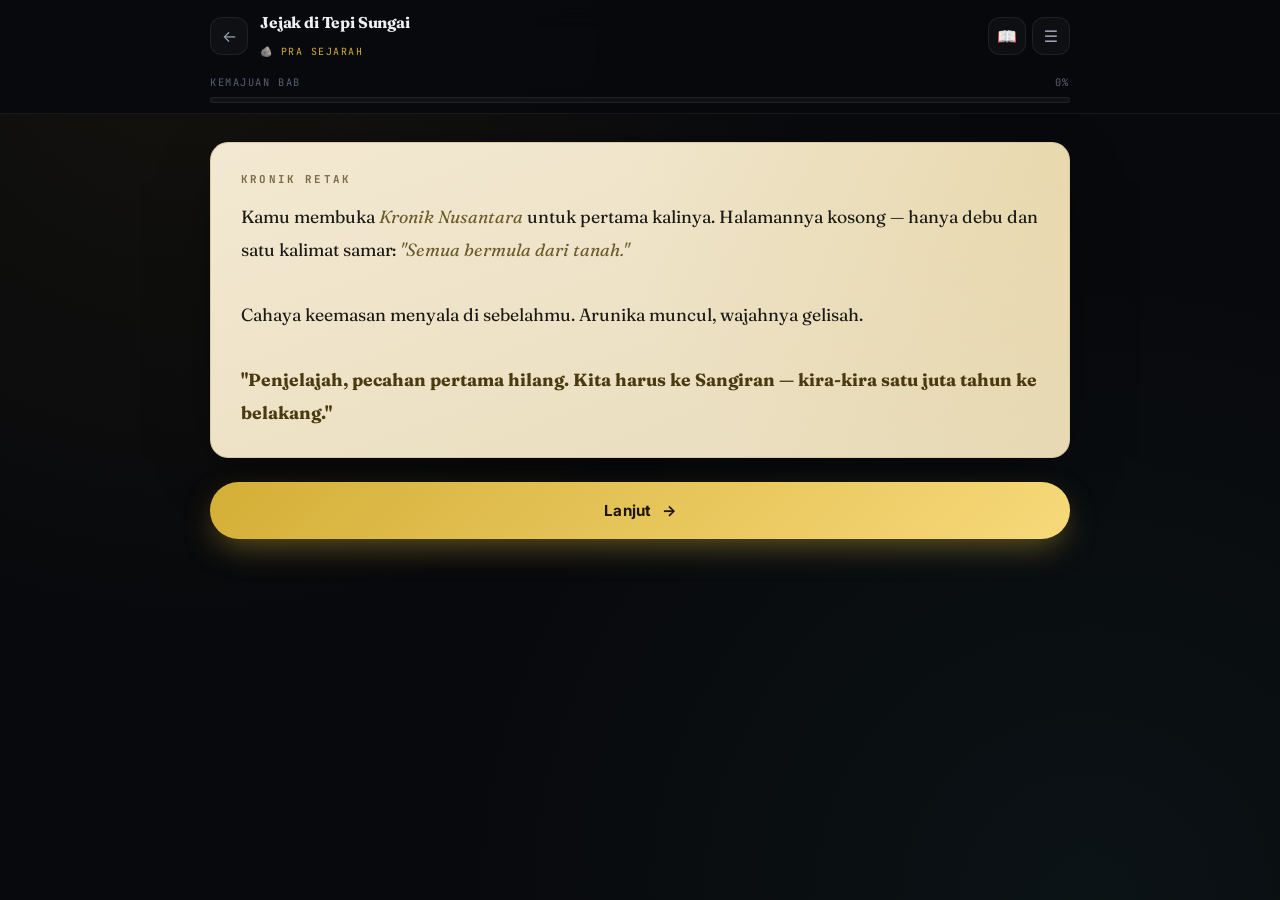
<file: era/01-prasejarah/Bab-1.html>
<!DOCTYPE html>
<html lang="id">
<head>
<meta charset="UTF-8" />
<meta name="viewport" content="width=device-width, initial-scale=1, viewport-fit=cover" />
<meta name="theme-color" content="#08090c" />
<title>Bab 1: Jejak di Tepi Sungai — Jejak Sejarah Nusantara</title>
<meta name="description" content="Bab pertama petualangan di Zaman Pra Sejarah." />

<link rel="icon" href="../../assets/img/favicon.svg" type="image/svg+xml" />
<link rel="preconnect" href="https://fonts.googleapis.com" />
<link rel="preconnect" href="https://fonts.gstatic.com" crossorigin />
<link href="https://fonts.googleapis.com/css2?family=Fraunces:opsz,wght@9..144,400;9..144,600;9..144,800;9..144,900&family=Inter:wght@300;400;500;600;700;800&family=JetBrains+Mono:wght@400;500&display=swap" rel="stylesheet" />

<link rel="stylesheet" href="../../assets/css/base.css" />
<link rel="stylesheet" href="../../assets/css/ui.css" />

<style>
:root {
  --ln-bg-0: #08090c; --ln-bg-2: #131720; --ln-bg-3: #1a1f2b;
  --ln-ink: #eef0f4; --ln-ink-2: #9ba3b4; --ln-ink-3: #5a6073;
  --ln-gold: #d4af37; --ln-gold-2: #f7d97a; --ln-gold-3: #a3801c;
  --ln-teal: #4fd1c5; --ln-rose: #e85a71; --ln-green: #22c55e;
  --ln-line: rgba(255,255,255,.07); --ln-line-2: rgba(255,255,255,.12);
  --ln-glass: rgba(255,255,255,.03); --ln-glass-2: rgba(255,255,255,.06);
  --ln-r: 18px; --ln-r-lg: 28px;
  --ln-font-display: "Fraunces", Georgia, serif;
  --ln-font-body: "Inter", system-ui, sans-serif;
  --ln-font-mono: "JetBrains Mono", ui-monospace, monospace;
  --ln-lebar: 860px; --ln-nav-h: 60px;
}

*, *::before, *::after { box-sizing: border-box; margin: 0; padding: 0; }
html { scroll-behavior: smooth; -webkit-text-size-adjust: 100%; }
body {
  background: var(--ln-bg-0); color: var(--ln-ink);
  font-family: var(--ln-font-body); font-size: 16px; line-height: 1.65;
  -webkit-font-smoothing: antialiased; overflow-x: hidden;
  min-height: 100vh; position: relative;
  background-image:
    radial-gradient(circle at 15% 0%, rgba(212,175,55,.06), transparent 45%),
    radial-gradient(circle at 85% 100%, rgba(79,209,197,.05), transparent 45%);
  background-attachment: fixed;
}
body.no-scroll { overflow: hidden; }
img { max-width: 100%; display: block; }
button { font: inherit; color: inherit; cursor: pointer; border: none; background: none; }
a { color: inherit; text-decoration: none; }
::selection { background: var(--ln-gold); color: #1a1500; }

/* LOADER */
#loader {
  position: fixed; inset: 0; z-index: 10000; background: var(--ln-bg-0);
  display: grid; place-items: center;
  transition: opacity .5s ease, visibility .5s ease;
}
#loader.selesai { opacity: 0; visibility: hidden; }
.loader-emblem {
  width: 56px; height: 56px; position: relative; margin-bottom: 18px;
}
.loader-emblem::before, .loader-emblem::after {
  content: ""; position: absolute; inset: 0; border-radius: 50%;
  border: 2px solid transparent;
  border-top-color: var(--ln-gold); border-right-color: var(--ln-gold-2);
  animation: spin 1.4s linear infinite;
}
.loader-emblem::after {
  inset: 10px; border-top-color: var(--ln-teal);
  border-right-color: transparent;
  animation-direction: reverse; animation-duration: 2s;
}
.loader-emblem span {
  position: absolute; inset: 0; display: grid; place-items: center;
  font-size: 1.4rem; animation: pulse 1.6s ease-in-out infinite;
}
@keyframes spin { to { transform: rotate(360deg); } }
@keyframes pulse { 0%,100% { transform: scale(1); } 50% { transform: scale(1.1); } }
.loader-isi { display: flex; flex-direction: column; align-items: center; }
.loader-teks {
  font-family: var(--ln-font-mono); font-size: .68rem;
  letter-spacing: .3em; text-transform: uppercase; color: var(--ln-ink-3);
}

/* BILAH ATAS */
.bilah {
  position: sticky; top: 0; z-index: 50;
  background: rgba(8,9,12,.92);
  backdrop-filter: blur(16px); -webkit-backdrop-filter: blur(16px);
  border-bottom: 1px solid var(--ln-line);
  padding: 10px 0;
}
.bilah-wadah {
  width: min(100% - 32px, var(--ln-lebar));
  margin-inline: auto;
  display: flex; align-items: center; justify-content: space-between; gap: 12px;
}
.bilah-kiri {
  display: flex; align-items: center; gap: 12px; min-width: 0; flex: 1;
}
.btn-kembali {
  width: 38px; height: 38px; border-radius: 12px;
  display: grid; place-items: center; flex-shrink: 0;
  background: var(--ln-glass); border: 1px solid var(--ln-line);
  color: var(--ln-ink-2); font-size: 1rem;
  transition: all .25s ease;
}
.btn-kembali:hover {
  background: var(--ln-glass-2); border-color: var(--ln-gold);
  color: var(--ln-gold-2); transform: translateX(-2px);
}
.bilah-judul { min-width: 0; }
.bilah-judul strong {
  display: block; font-family: var(--ln-font-display);
  font-size: .98rem; font-weight: 700;
  letter-spacing: -.01em;
  overflow: hidden; text-overflow: ellipsis; white-space: nowrap;
}
.bilah-judul small {
  font-family: var(--ln-font-mono); font-size: .62rem;
  letter-spacing: .15em; text-transform: uppercase;
  color: var(--ln-gold);
}
.bilah-kanan { display: flex; align-items: center; gap: 6px; }
.btn-ikon {
  width: 38px; height: 38px; border-radius: 12px;
  display: grid; place-items: center;
  background: var(--ln-glass); border: 1px solid var(--ln-line);
  color: var(--ln-ink-2); font-size: 1rem;
  transition: all .25s ease; position: relative;
}
.btn-ikon:hover {
  background: var(--ln-glass-2); border-color: var(--ln-gold);
  color: var(--ln-gold-2); transform: translateY(-2px);
}
@media (max-width: 560px) {
  .btn-ikon.opsional { display: none; }
}

/* BAR PROGRES */
.bar-wrap {
  width: min(100% - 32px, var(--ln-lebar));
  margin: 12px auto 0;
}
.bar-label {
  display: flex; justify-content: space-between; align-items: center;
  margin-bottom: 6px;
  font-family: var(--ln-font-mono); font-size: .65rem;
  letter-spacing: .15em; text-transform: uppercase;
  color: var(--ln-ink-3);
}
.bar {
  height: 6px; border-radius: 100px;
  background: rgba(255,255,255,.04);
  border: 1px solid var(--ln-line);
  overflow: hidden;
}
.bar-isi {
  height: 100%; width: 0%;
  background: linear-gradient(90deg, var(--ln-gold), var(--ln-gold-2), var(--ln-teal));
  border-radius: 100px;
  transition: width .6s cubic-bezier(.22,1,.36,1);
  box-shadow: 0 0 16px rgba(212,175,55,.5);
}

/* PANGGUNG */
.panggung {
  width: min(100% - 32px, var(--ln-lebar));
  margin: 28px auto 100px;
  min-height: 60vh;
}
@media (max-width: 640px) {
  .panggung { width: calc(100% - 24px); margin-top: 20px; }
  .bar-wrap { width: calc(100% - 24px); }
}

/* NODE UMUM */
.node { animation: naik .5s cubic-bezier(.22,1,.36,1) both; }
@keyframes naik {
  from { opacity: 0; transform: translateY(18px); }
  to   { opacity: 1; transform: translateY(0); }
}

/* NARASI */
.node-narasi-latar {
  border-radius: var(--ln-r);
  overflow: hidden;
  margin-bottom: 22px;
  border: 1px solid var(--ln-line);
  aspect-ratio: 16/9;
  background:
    radial-gradient(circle at 30% 40%, rgba(212,175,55,.15), transparent 60%),
    radial-gradient(circle at 70% 70%, rgba(79,209,197,.08), transparent 60%),
    linear-gradient(160deg, #1a1f2b, #0d0f14);
  position: relative;
  display: grid; place-items: center;
  font-size: 4rem;
  color: rgba(255,255,255,.15);
}
.node-narasi-latar::after {
  content: "";
  position: absolute; inset: 0;
  background: linear-gradient(180deg, transparent 40%, rgba(0,0,0,.5));
}

.panel-perkamen {
  background: linear-gradient(160deg, #f3e9d2, #e8dcbb);
  color: #1b1a17;
  border-radius: var(--ln-r);
  padding: 28px 30px;
  box-shadow: 0 20px 60px -20px rgba(0,0,0,.7);
  border: 1px solid #d9c9a3;
  position: relative;
  overflow: hidden;
}
.panel-perkamen::before {
  content: "";
  position: absolute; inset: 0;
  background: radial-gradient(circle at 100% 0%, rgba(201,162,39,.15), transparent 50%);
  pointer-events: none;
}
.panel-perkamen > * { position: relative; }

.panel-perkamen .label-kecil {
  font-family: var(--ln-font-mono);
  font-size: .68rem; letter-spacing: .2em;
  text-transform: uppercase;
  color: #7a6a45; font-weight: 700;
  margin-bottom: 12px;
}
.panel-perkamen .narasi {
  font-family: var(--ln-font-display);
  font-size: 1.1rem;
  line-height: 1.85;
  color: #1b1a17;
}
.panel-perkamen .narasi em { font-style: italic; color: #6b5b2a; }
.panel-perkamen .narasi strong { font-weight: 700; color: #4a3a10; }

/* TOMBOL LANJUT */
.tombol-lanjut {
  display: inline-flex; align-items: center; justify-content: center;
  gap: 10px; width: 100%;
  margin-top: 24px;
  padding: 16px 28px;
  border-radius: 100px;
  background: linear-gradient(135deg, var(--ln-gold), var(--ln-gold-2));
  color: #1a1500;
  font-family: var(--ln-font-body);
  font-weight: 700; font-size: .95rem;
  letter-spacing: .02em;
  box-shadow: 0 12px 32px -8px rgba(212,175,55,.5);
  transition: all .3s cubic-bezier(.4,0,.2,1);
  position: relative; overflow: hidden;
}
.tombol-lanjut:hover {
  transform: translateY(-2px);
  box-shadow: 0 18px 44px -8px rgba(212,175,55,.75);
}
.tombol-lanjut::before {
  content: ""; position: absolute; inset: 0;
  background: linear-gradient(120deg, transparent 30%, rgba(255,255,255,.5) 50%, transparent 70%);
  transform: translateX(-100%); transition: transform .7s ease;
}
.tombol-lanjut:hover::before { transform: translateX(100%); }
.tombol-lanjut > * { position: relative; }

/* DIALOG */
.kartu-dialog {
  background: linear-gradient(160deg, rgba(19,23,32,.95), rgba(13,15,20,.98));
  border: 1px solid var(--ln-line);
  border-radius: var(--ln-r);
  padding: 26px;
  display: flex; gap: 20px; align-items: flex-start;
  box-shadow: 0 20px 60px -25px rgba(0,0,0,.9);
  position: relative;
}
.kartu-dialog::before {
  content: "";
  position: absolute; top: 20px; left: 0; bottom: 20px;
  width: 3px;
  background: linear-gradient(180deg, var(--ln-gold), transparent);
  border-radius: 100px;
}
.dialog-avatar {
  width: 72px; height: 72px; border-radius: 50%;
  display: grid; place-items: center;
  font-size: 1.9rem;
  flex-shrink: 0;
  background:
    radial-gradient(circle at 30% 30%, rgba(212,175,55,.35), transparent 60%),
    linear-gradient(135deg, rgba(255,255,255,.08), rgba(255,255,255,.02));
  border: 2px solid var(--ln-gold);
  box-shadow: 0 0 24px -4px rgba(212,175,55,.5);
  animation: floatAvatar 4s ease-in-out infinite;
}
@keyframes floatAvatar {
  0%,100% { transform: translateY(0); }
  50%     { transform: translateY(-5px); }
}
.dialog-teks { min-width: 0; flex: 1; }
.dialog-npc {
  font-family: var(--ln-font-mono);
  font-size: .7rem; letter-spacing: .2em;
  text-transform: uppercase;
  color: var(--ln-gold-2); font-weight: 600;
  margin-bottom: 10px;
}
.dialog-teks .narasi {
  font-family: var(--ln-font-display);
  font-size: 1.08rem; line-height: 1.8;
  color: var(--ln-ink);
}
.dialog-teks .narasi em { font-style: italic; color: var(--ln-gold-2); }
.dialog-teks .narasi strong { color: var(--ln-gold-2); font-weight: 600; }
@media (max-width: 560px) {
  .kartu-dialog { padding: 20px; gap: 14px; }
  .dialog-avatar { width: 54px; height: 54px; font-size: 1.5rem; }
}

/* KUIS */
.kartu-kuis {
  background: linear-gradient(160deg, rgba(19,23,32,.95), rgba(13,15,20,.98));
  border: 1px solid var(--ln-line);
  border-radius: var(--ln-r);
  padding: 26px;
  box-shadow: 0 20px 60px -25px rgba(0,0,0,.9);
}
.chip-kuis {
  display: inline-flex; align-items: center; gap: 6px;
  padding: 6px 14px; border-radius: 100px;
  background: rgba(212,175,55,.12);
  border: 1px solid rgba(212,175,55,.35);
  color: var(--ln-gold-2);
  font-family: var(--ln-font-mono);
  font-size: .68rem; letter-spacing: .15em;
  text-transform: uppercase; font-weight: 600;
}
.kartu-kuis .pertanyaan {
  font-family: var(--ln-font-display);
  font-size: 1.15rem; font-weight: 600;
  line-height: 1.5; letter-spacing: -.01em;
  margin: 18px 0 20px; color: var(--ln-ink);
}
.opsi-wrap { display: flex; flex-direction: column; gap: 10px; }
.tombol-opsi {
  display: flex; align-items: center; gap: 14px;
  width: 100%; text-align: left;
  padding: 16px 20px;
  border-radius: var(--ln-r);
  border: 1.5px solid var(--ln-line);
  background: var(--ln-glass);
  color: var(--ln-ink);
  font-size: .98rem; line-height: 1.5;
  transition: all .25s ease;
}
.tombol-opsi:hover:not(:disabled) {
  border-color: var(--ln-gold);
  background: rgba(212,175,55,.06);
  transform: translateX(4px);
}
.tombol-opsi .nomor {
  width: 30px; height: 30px; border-radius: 50%;
  display: grid; place-items: center;
  background: var(--ln-glass-2); border: 1px solid var(--ln-line-2);
  font-family: var(--ln-font-mono); font-size: .82rem; font-weight: 700;
  color: var(--ln-ink-2); flex-shrink: 0;
  transition: all .25s ease;
}
.tombol-opsi.benar {
  border-color: var(--ln-green);
  background: rgba(34,197,94,.1);
}
.tombol-opsi.benar .nomor {
  background: var(--ln-green); border-color: var(--ln-green); color: #fff;
}
.tombol-opsi.salah {
  border-color: var(--ln-rose);
  background: rgba(232,90,113,.1);
}
.tombol-opsi.salah .nomor {
  background: var(--ln-rose); border-color: var(--ln-rose); color: #fff;
}
.umpan {
  margin-top: 18px;
  padding: 20px 22px;
  border-radius: var(--ln-r);
  background: rgba(34,197,94,.06);
  border: 1px solid rgba(34,197,94,.3);
  animation: naik .35s ease both;
}
.umpan.salah {
  background: rgba(232,90,113,.06);
  border-color: rgba(232,90,113,.3);
}
.umpan .label {
  font-family: var(--ln-font-mono);
  font-size: .68rem; letter-spacing: .18em;
  text-transform: uppercase;
  color: #4ade80; font-weight: 700;
  margin-bottom: 10px;
}
.umpan.salah .label { color: #f87171; }
.umpan p {
  font-size: .95rem; line-height: 1.7; color: var(--ln-ink);
  margin: 0;
}
.umpan p em { color: var(--ln-gold-2); font-style: italic; }
.umpan p strong { color: var(--ln-gold-2); }

/* PILIHAN */
.kartu-pilihan {
  background: linear-gradient(160deg, rgba(19,23,32,.95), rgba(13,15,20,.98));
  border: 1px solid var(--ln-line);
  border-radius: var(--ln-r);
  padding: 26px;
  box-shadow: 0 20px 60px -25px rgba(0,0,0,.9);
}
.kartu-pilihan .teks {
  font-family: var(--ln-font-display);
  font-size: 1.08rem; line-height: 1.75;
  color: var(--ln-ink); margin-bottom: 20px;
}
.kartu-pilihan .teks em { font-style: italic; color: var(--ln-gold-2); }

/* EKSPLORASI */
.kartu-eksplor {
  background: linear-gradient(160deg, rgba(19,23,32,.95), rgba(13,15,20,.98));
  border: 1px solid var(--ln-line);
  border-radius: var(--ln-r);
  padding: 24px;
  box-shadow: 0 20px 60px -25px rgba(0,0,0,.9);
}
.eksplor-head {
  display: flex; align-items: center; justify-content: space-between;
  gap: 12px; margin-bottom: 16px; flex-wrap: wrap;
}
.eksplor-hit {
  font-family: var(--ln-font-mono); font-size: .72rem;
  letter-spacing: .15em; text-transform: uppercase;
  color: var(--ln-ink-3);
}
.eksplor-hit strong { color: var(--ln-gold-2); }
.kartu-eksplor .instruksi {
  font-size: .95rem; line-height: 1.7;
  color: var(--ln-ink-2); margin-bottom: 18px;
}
.peta-eksplor {
  position: relative;
  border-radius: var(--ln-r);
  overflow: hidden;
  border: 1px solid var(--ln-line);
  aspect-ratio: 16/10;
  background:
    radial-gradient(circle at 30% 40%, rgba(212,175,55,.12), transparent 55%),
    radial-gradient(circle at 70% 70%, rgba(79,209,197,.08), transparent 55%),
    linear-gradient(160deg, #2a1f14, #0d0f14);
  display: grid; place-items: center;
  font-size: 5rem;
  color: rgba(255,255,255,.08);
  cursor: crosshair;
}
.hotspot {
  position: absolute;
  width: 40px; height: 40px; margin: -20px 0 0 -20px;
  border-radius: 50%;
  background: rgba(212,175,55,.85);
  border: 3px solid #fff;
  display: grid; place-items: center;
  font-weight: 700; color: #1a1500;
  font-size: 1rem;
  box-shadow: 0 0 0 0 rgba(212,175,55,.7);
  animation: denyutHot 2s infinite;
  transition: all .3s ease;
}
.hotspot:hover { transform: scale(1.1); }
.hotspot.selesai {
  background: rgba(79,209,197,.85);
  animation: none;
  color: #04201e;
}
@keyframes denyutHot {
  0%,100% { box-shadow: 0 0 0 0 rgba(212,175,55,.7); }
  50%     { box-shadow: 0 0 0 14px rgba(212,175,55,0); }
}
.hasil-eksplor {
  margin-top: 18px;
  display: flex; flex-direction: column; gap: 12px;
}
.kartu-hasil {
  padding: 18px 20px;
  border-radius: var(--ln-r);
  background: linear-gradient(160deg, #f3e9d2, #e8dcbb);
  color: #1b1a17;
  border-left: 4px solid var(--ln-gold);
  animation: naik .4s ease both;
}
.kartu-hasil .judul {
  font-family: var(--ln-font-mono);
  font-size: .68rem; letter-spacing: .18em;
  text-transform: uppercase;
  color: #7a6a45; font-weight: 700;
  margin-bottom: 8px;
}
.kartu-hasil .teks {
  font-family: var(--ln-font-display);
  font-size: .98rem; line-height: 1.7;
  color: #1b1a17;
}
.kartu-hasil .teks strong { color: #4a3a10; font-weight: 700; }

/* REFLEKSI */
.kartu-refleksi {
  background: linear-gradient(160deg, rgba(19,23,32,.95), rgba(13,15,20,.98));
  border: 1px solid var(--ln-line);
  border-radius: var(--ln-r);
  padding: 26px;
  box-shadow: 0 20px 60px -25px rgba(0,0,0,.9);
}
.kartu-refleksi .pertanyaan {
  font-family: var(--ln-font-display);
  font-size: 1.08rem; line-height: 1.6;
  color: var(--ln-ink); margin: 18px 0 18px;
  font-weight: 600;
}
.kartu-refleksi textarea {
  width: 100%;
  padding: 18px;
  border-radius: var(--ln-r);
  background: var(--ln-glass);
  border: 1px solid var(--ln-line-2);
  color: var(--ln-ink);
  font-family: var(--ln-font-body);
  font-size: .98rem;
  line-height: 1.7;
  resize: vertical;
  min-height: 140px;
  transition: all .25s ease;
}
.kartu-refleksi textarea:focus {
  outline: none; border-color: var(--ln-gold);
  background: var(--ln-glass-2);
  box-shadow: 0 0 0 4px rgba(212,175,55,.1);
}
.kartu-refleksi textarea::placeholder { color: var(--ln-ink-3); }
.kartu-refleksi textarea:disabled { opacity: .7; cursor: not-allowed; }
.refleksi-info {
  display: flex; justify-content: space-between;
  margin-top: 10px;
  font-family: var(--ln-font-mono);
  font-size: .68rem; letter-spacing: .1em;
  text-transform: uppercase; color: var(--ln-ink-3);
}
.refleksi-info strong { color: var(--ln-gold-2); }

/* TUTUP */
.kartu-tutup {
  text-align: center;
  padding: 48px 32px;
  border-radius: var(--ln-r-lg);
  background:
    radial-gradient(circle at 50% 0%, rgba(212,175,55,.2), transparent 60%),
    linear-gradient(160deg, rgba(19,23,32,.98), rgba(13,15,20,1));
  border: 1px solid var(--ln-line-2);
  position: relative;
  overflow: hidden;
}
.kartu-tutup::before {
  content: ""; position: absolute; inset: 0;
  background:
    linear-gradient(rgba(255,255,255,.03) 1px, transparent 1px),
    linear-gradient(90deg, rgba(255,255,255,.03) 1px, transparent 1px);
  background-size: 32px 32px;
  mask-image: radial-gradient(ellipse at center, #000 30%, transparent 70%);
  -webkit-mask-image: radial-gradient(ellipse at center, #000 30%, transparent 70%);
  pointer-events: none;
}
.kartu-tutup > * { position: relative; }
.tutup-ikon {
  width: 88px; height: 88px;
  margin: 0 auto 20px;
  display: grid; place-items: center;
  border-radius: 50%;
  font-size: 2.4rem;
  background:
    radial-gradient(circle at 30% 30%, rgba(212,175,55,.4), transparent 60%),
    linear-gradient(135deg, rgba(255,255,255,.08), rgba(255,255,255,.02));
  border: 2px solid var(--ln-gold);
  box-shadow: 0 0 40px -8px rgba(212,175,55,.7);
  animation: floatAvatar 4s ease-in-out infinite;
}
.kartu-tutup .label-kecil {
  font-family: var(--ln-font-mono);
  font-size: .68rem; letter-spacing: .25em;
  text-transform: uppercase;
  color: var(--ln-gold); font-weight: 600;
}
.kartu-tutup h2 {
  font-family: var(--ln-font-display);
  font-size: clamp(1.5rem, 4vw, 2rem);
  font-weight: 800; letter-spacing: -.02em;
  margin: 12px 0 16px;
  background: linear-gradient(180deg, #fff 30%, var(--ln-gold-2));
  -webkit-background-clip: text; background-clip: text;
  color: transparent;
}
.kartu-tutup .narasi {
  font-family: var(--ln-font-display);
  font-size: 1.05rem; line-height: 1.8;
  font-style: italic;
  color: var(--ln-ink-2);
  max-width: 520px; margin: 0 auto;
}
.kartu-tutup .narasi em { color: var(--ln-gold-2); }
.poin-box {
  display: flex; justify-content: center; gap: 16px;
  margin: 26px 0 24px; flex-wrap: wrap;
}
.chip-poin {
  display: inline-flex; align-items: center; gap: 8px;
  padding: 10px 20px; border-radius: 100px;
  background: var(--ln-glass);
  border: 1px solid var(--ln-line-2);
  font-size: .85rem; font-weight: 600;
}
.chip-poin strong {
  font-family: var(--ln-font-display);
  font-size: 1.1rem; color: var(--ln-gold-2);
}
.tutup-aksi {
  display: flex; flex-wrap: wrap; justify-content: center;
  gap: 10px; margin-top: 8px;
}
.btn-tutup {
  display: inline-flex; align-items: center; gap: 8px;
  padding: 14px 26px; border-radius: 100px;
  font-weight: 700; font-size: .9rem;
  transition: all .25s ease; text-decoration: none;
}
.btn-tutup.utama {
  background: linear-gradient(135deg, var(--ln-gold), var(--ln-gold-2));
  color: #1a1500;
  box-shadow: 0 12px 32px -8px rgba(212,175,55,.5);
}
.btn-tutup.utama:hover { transform: translateY(-2px); }
.btn-tutup.garis {
  background: var(--ln-glass);
  border: 1px solid var(--ln-line-2);
  color: var(--ln-ink);
}
.btn-tutup.garis:hover {
  border-color: var(--ln-gold); color: var(--ln-gold-2);
}

/* MODAL */
.modal-latar {
  position: fixed; inset: 0; z-index: 900;
  background: rgba(5,7,10,.85);
  backdrop-filter: blur(8px); -webkit-backdrop-filter: blur(8px);
  display: grid; place-items: center; padding: 20px;
  animation: naik .25s ease both;
}
.modal {
  background: linear-gradient(160deg, rgba(19,23,32,.98), rgba(13,15,20,1));
  border: 1px solid var(--ln-line-2);
  border-radius: var(--ln-r-lg);
  padding: 28px; width: min(100%, 520px);
  max-height: 86vh; overflow-y: auto;
  box-shadow: 0 30px 80px -20px rgba(0,0,0,.9);
}
.modal h3 {
  font-family: var(--ln-font-display);
  font-size: 1.15rem; font-weight: 700;
  margin-bottom: 16px; letter-spacing: -.01em;
}

/* TOAST */
#toast-wadah {
  position: fixed; left: 50%; bottom: 24px;
  transform: translateX(-50%); z-index: 9999;
  display: flex; flex-direction: column; gap: 10px;
  width: min(92vw, 400px); pointer-events: none;
}
.toast {
  background: rgba(19,23,32,.98);
  border: 1px solid var(--ln-gold);
  border-left: 4px solid var(--ln-gold);
  border-radius: var(--ln-r);
  padding: 14px 18px;
  box-shadow: 0 20px 50px -12px rgba(0,0,0,.8);
  display: flex; gap: 12px; align-items: flex-start;
  animation: naik .35s ease both;
  pointer-events: auto;
  backdrop-filter: blur(12px);
}
.toast .ikon { font-size: 1.4rem; line-height: 1; }
.toast .judul {
  font-weight: 700; font-size: .85rem;
  color: var(--ln-gold-2); margin-bottom: 2px;
}
.toast .isi { font-size: .85rem; color: var(--ln-ink-2); line-height: 1.5; }

/* RESPONSIF */
@media (max-width: 640px) {
  .panel-perkamen { padding: 22px 20px; }
  .panel-perkamen .narasi { font-size: 1rem; }
  .kartu-kuis, .kartu-pilihan, .kartu-eksplor, .kartu-refleksi { padding: 20px; }
  .kartu-kuis .pertanyaan { font-size: 1.05rem; }
  .kartu-tutup { padding: 36px 22px; }
  .tutup-ikon { width: 72px; height: 72px; font-size: 2rem; }
  .hotspot { width: 34px; height: 34px; margin: -17px 0 0 -17px; font-size: .9rem; }
}

@media (prefers-reduced-motion: reduce) {
  *, *::before, *::after {
    animation-duration: .01ms !important;
    animation-iteration-count: 1 !important;
    transition-duration: .01ms !important;
  }
}
</style>
</head>

<body class="no-scroll" data-era="era01" data-bab="bab1">

<!-- LOADER -->
<div id="loader" aria-hidden="true">
  <div class="loader-isi">
    <div class="loader-emblem"><span>🪨</span></div>
    <div class="loader-teks">Memuat Bab</div>
  </div>
</div>

<!-- BILAH ATAS -->
<header class="bilah">
  <div class="bilah-wadah">
    <div class="bilah-kiri">
      <a class="btn-kembali" href="../../dashboard.html" title="Kembali ke Peta Kronik" aria-label="Kembali">←</a>
      <div class="bilah-judul">
        <strong id="bilah-judul">Jejak di Tepi Sungai</strong>
        <small id="bilah-sub">🪨 Pra Sejarah</small>
      </div>
    </div>
    <div class="bilah-kanan">
      <button class="btn-ikon" id="btn-kodeks" title="Kodeks" aria-label="Buka Kodeks">📖</button>
      <button class="btn-ikon opsional" id="btn-menu" title="Menu" aria-label="Menu">☰</button>
    </div>
  </div>

  <div class="bar-wrap">
    <div class="bar-label">
      <span>Kemajuan Bab</span>
      <span id="bar-persen">0%</span>
    </div>
    <div class="bar">
      <div class="bar-isi" id="bar-isi"></div>
    </div>
  </div>
</header>

<!-- PANGGUNG -->
<main class="panggung" id="panggung"></main>

<!-- SCRIPT -->
<script src="../../assets/js/core.js"></script>
<script src="../../assets/js/data/manifest.js"></script>
<script src="../../assets/js/data/kodeks.js"></script>
<script src="../../assets/js/data/era-01-prasejarah.js"></script>

<script>
/* =========================================================
   ENGINE BAB — Self-contained
   ========================================================= */
(function () {
  "use strict";

  const $  = (s, r=document) => r.querySelector(s);
  const $$ = (s, r=document) => Array.from(r.querySelectorAll(s));
  const kabur = (s) => String(s ?? "").replace(/&/g,"&amp;").replace(/</g,"&lt;").replace(/>/g,"&gt;");

  const eraId  = document.body.dataset.era;
  const babId  = document.body.dataset.bab;
  const panggung = $("#panggung");
  const barIsi   = $("#bar-isi");
  const barPersen = $("#bar-persen");

  /* ================== STATE ================== */
  let ERA = null, BAB = null;
  let adegan = [], idx = 0;
  let poinBab = 0, benarBab = 0, totalSoalBab = 0;

  /* ================== LOADER ================== */
  setTimeout(() => {
    const l = $("#loader");
    if (l) { l.classList.add("selesai"); document.body.classList.remove("no-scroll"); setTimeout(() => l.remove(), 600); }
  }, 500);

  /* ================== INIT ================== */
  function init() {
    try { if (typeof JN !== "undefined" && JN.muat) JN.muat(); } catch(e){}

    ERA = window.ERA_DATA && window.ERA_DATA[eraId];
    if (!ERA) return gagal("Data era '" + eraId + "' tidak ditemukan.");

    BAB = (ERA.bab || []).find(b => b.id === babId);
    if (!BAB) return gagal("Bab '" + babId + "' tidak ditemukan.");

    adegan = BAB.adegan || [];
    idx = 0;

    document.title = BAB.judul + " — " + ERA.judul + " | Jejak Sejarah Nusantara";
    $("#bilah-judul").textContent = BAB.judul;
    $("#bilah-sub").textContent = (ERA.ikon || "📜") + " " + ERA.judul;

    render();
  }

  function gagal(pesan) {
    panggung.innerHTML =
      '<div style="padding:60px 24px;text-align:center">' +
      '<div style="font-size:3rem;margin-bottom:16px">⚠️</div>' +
      '<h2 style="font-family:var(--ln-font-display);margin-bottom:12px">Ups, ada yang salah</h2>' +
      '<p style="color:var(--ln-ink-2);margin-bottom:24px">' + kabur(pesan) + '</p>' +
      '<a class="btn-tutup utama" href="../../dashboard.html">← Kembali ke Peta Kronik</a>' +
      '</div>';
  }

  /* ================== PROGRES ================== */
  function perbaruiProgres() {
    const p = adegan.length ? Math.round(idx / adegan.length * 100) : 0;
    barIsi.style.width = p + "%";
    barPersen.textContent = p + "%";
  }

  /* ================== RENDER ================== */
  function render() {
    perbaruiProgres();
    panggung.innerHTML = "";
    if (idx >= adegan.length) return selesai();

    const n = adegan[idx];
    const fn = {
      narasi:   nodeNarasi,
      dialog:   nodeDialog,
      kuis:     nodeKuis,
      pilihan:  nodePilihan,
      eksplor:  nodeEksplor,
      refleksi: nodeRefleksi,
      tutup:    nodeTutup
    }[n.t];

    if (!fn) { console.warn("Tipe adegan tidak dikenal:", n.t); return lanjut(); }
    fn(n);
  }

  function lanjut() { idx++; render(); }

  function tombolLanjut(teks) {
    const b = document.createElement("button");
    b.className = "tombol-lanjut";
    b.innerHTML = '<span>' + (teks || "Lanjut") + '</span> <span>→</span>';
    b.onclick = () => lanjut();
    return b;
  }

  /* ================== NODE: NARASI ================== */
  function nodeNarasi(n) {
    const wrap = document.createElement("div");
    wrap.className = "node";

    const latarHTML = n.latar
      ? '<div class="node-narasi-latar" aria-hidden="true">' + (ERA.ikon || "📜") + '</div>'
      : "";

    wrap.innerHTML =
      latarHTML +
      '<div class="panel-perkamen">' +
        (n.judul ? '<div class="label-kecil">' + kabur(n.judul) + '</div>' : '') +
        '<div class="narasi">' + n.teks + '</div>' +
      '</div>';

    panggung.appendChild(wrap);
    if (n.efek) terapkanEfek(n.efek);
    panggung.appendChild(tombolLanjut(n.tombol));
  }

  /* ================== NODE: DIALOG ================== */
  function nodeDialog(n) {
    const wrap = document.createElement("div");
    wrap.className = "node";

    const avatarHTML = n.potret
      ? '<div class="dialog-avatar"><img src="' + n.potret + '" alt="" style="width:100%;height:100%;object-fit:cover;border-radius:50%"></div>'
      : '<div class="dialog-avatar">' + (n.emoji || "✨") + '</div>';

    wrap.innerHTML =
      '<div class="kartu-dialog">' +
        avatarHTML +
        '<div class="dialog-teks">' +
          '<div class="dialog-npc">' + kabur(n.npc || "Seseorang") + '</div>' +
          '<div class="narasi">' + n.teks + '</div>' +
        '</div>' +
      '</div>';

    panggung.appendChild(wrap);
    if (n.efek) terapkanEfek(n.efek);
    panggung.appendChild(tombolLanjut(n.tombol));
  }

  /* ================== NODE: KUIS ================== */
  function nodeKuis(n) {
    totalSoalBab++;
    const wrap = document.createElement("div");
    wrap.className = "node";

    wrap.innerHTML =
      '<div class="kartu-kuis">' +
        '<span class="chip-kuis">📝 Uji Pemahaman</span>' +
        '<div class="pertanyaan">' + n.pertanyaan + '</div>' +
        '<div class="opsi-wrap" id="opsi-wrap"></div>' +
        '<div id="umpan-wrap"></div>' +
      '</div>';

    panggung.appendChild(wrap);

    const opsiWrap = wrap.querySelector("#opsi-wrap");
    const umpanWrap = wrap.querySelector("#umpan-wrap");
    let terjawab = false;

    n.opsi.forEach((teks, i) => {
      const b = document.createElement("button");
      b.className = "tombol-opsi";
      b.innerHTML = '<span class="nomor">' + "ABCDEFG"[i] + '</span> <span>' + teks + '</span>';
      b.onclick = () => {
        if (terjawab) return;
        terjawab = true;
        const benar = i === n.jawaban;
        if (benar) { benarBab++; poinBab += 10; b.classList.add("benar"); }
        else {
          b.classList.add("salah");
          opsiWrap.children[n.jawaban].classList.add("benar");
        }

        if (typeof JN !== "undefined" && JN.catatAkurasi) JN.catatAkurasi(benar ? 1 : 0, 1);
        if (n.efek) terapkanEfek(n.efek);

        umpanWrap.innerHTML =
          '<div class="umpan' + (benar ? "" : " salah") + '">' +
            '<div class="label">' + (benar ? "✓ Tepat" : "✗ Belum Tepat") + '</div>' +
            '<p>' + (n.penjelasan || "") + '</p>' +
          '</div>';

        const lb = tombolLanjut("Lanjut");
        umpanWrap.appendChild(lb);
      };
      opsiWrap.appendChild(b);
    });
  }

  /* ================== NODE: PILIHAN ================== */
  function nodePilihan(n) {
    const wrap = document.createElement("div");
    wrap.className = "node";

    wrap.innerHTML =
      '<div class="kartu-pilihan">' +
        '<div class="teks">' + n.teks + '</div>' +
        '<div class="opsi-wrap" id="opsi-wrap"></div>' +
        '<div id="umpan-wrap"></div>' +
      '</div>';

    panggung.appendChild(wrap);

    const opsiWrap = wrap.querySelector("#opsi-wrap");
    const umpanWrap = wrap.querySelector("#umpan-wrap");
    let terjawab = false;

    const urut = n.opsi.map((o, i) => ({ o, i })).sort(() => Math.random() - 0.5);

    urut.forEach(({ o }) => {
      const b = document.createElement("button");
      b.className = "tombol-opsi";
      b.innerHTML = '<span class="nomor">◆</span> <span>' + o.teks + '</span>';
      b.onclick = () => {
        if (terjawab) return;

        if (o.benar) {
          terjawab = true;
          b.classList.add("benar");
          if (o.efek) terapkanEfek(o.efek);

          umpanWrap.innerHTML =
            '<div class="umpan">' +
              '<div class="label">✓ Tepat</div>' +
              '<p>' + (o.umpanBalik || "Pilihanmu sesuai catatan sejarah.") + '</p>' +
            '</div>';
          umpanWrap.appendChild(tombolLanjut("Lanjut"));
        } else {
          b.classList.add("salah");
          panggung.classList.add("anomali");
          setTimeout(() => panggung.classList.remove("anomali"), 600);

          umpanWrap.innerHTML =
            '<div class="umpan salah">' +
              '<div class="label">⚠ Anomali Kronik</div>' +
              '<p>' + (o.umpanBalik || "Itu tidak sesuai dengan catatan sejarah.") + '</p>' +
            '</div>';
          setTimeout(() => {
            b.classList.remove("salah");
            umpanWrap.innerHTML = "";
          }, 2400);
        }
      };
      opsiWrap.appendChild(b);
    });
  }

  /* ================== NODE: EKSPLOR ================== */
  function nodeEksplor(n) {
    const wrap = document.createElement("div");
    wrap.className = "node";

    wrap.innerHTML =
      '<div class="kartu-eksplor">' +
        '<div class="eksplor-head">' +
          '<span class="chip-kuis">🔍 Eksplorasi</span>' +
          '<span class="eksplor-hit"><strong id="hit">0</strong> / ' + n.hotspot.length + ' ditemukan</span>' +
        '</div>' +
        '<div class="instruksi">' + (n.instruksi || "Sentuh bagian gambar untuk memeriksa.") + '</div>' +
        '<div class="peta-eksplor" id="peta">🗺️</div>' +
        '<div class="hasil-eksplor" id="hasil"></div>' +
      '</div>';

    panggung.appendChild(wrap);

    const peta = wrap.querySelector("#peta");
    const hasil = wrap.querySelector("#hasil");
    const hitEl = wrap.querySelector("#hit");
    let ketemu = 0;

    n.hotspot.forEach(h => {
      const t = document.createElement("button");
      t.className = "hotspot";
      t.style.left = h.x + "%";
      t.style.top = h.y + "%";
      t.textContent = "?";
      t.title = "Periksa titik ini";
      t.onclick = () => {
        if (t.dataset.selesai) return;
        t.dataset.selesai = "1";
        t.classList.add("selesai");
        t.textContent = "✓";
        ketemu++;
        hitEl.textContent = ketemu;

        if (h.efek) terapkanEfek(h.efek);

        const k = document.createElement("div");
        k.className = "kartu-hasil";
        k.innerHTML =
          '<div class="judul">' + kabur(h.judul) + '</div>' +
          '<div class="teks">' + h.teks + '</div>';
        hasil.appendChild(k);

        if (ketemu === n.hotspot.length) {
          hasil.appendChild(tombolLanjut("Lanjut"));
        }
      };
      peta.appendChild(t);
    });
  }

  /* ================== NODE: REFLEKSI ================== */
  function nodeRefleksi(n) {
    const wrap = document.createElement("div");
    wrap.className = "node";

    const min = n.minKarakter || 50;

    wrap.innerHTML =
      '<div class="kartu-refleksi">' +
        '<span class="chip-kuis">✍️ Jurnal Refleksi</span>' +
        '<div class="pertanyaan">' + n.pertanyaan + '</div>' +
        '<textarea id="jawab" placeholder="Tulis pendapatmu di sini..." rows="6"></textarea>' +
        '<div class="refleksi-info">' +
          '<span><strong id="jml">0</strong> / ' + min + ' karakter</span>' +
          '<span>Tidak ada jawaban salah di sini</span>' +
        '</div>' +
        '<div id="umpan-wrap"></div>' +
      '</div>';

    panggung.appendChild(wrap);

    const ta = wrap.querySelector("#jawab");
    const jml = wrap.querySelector("#jml");
    const umpanWrap = wrap.querySelector("#umpan-wrap");

    ta.addEventListener("input", () => { jml.textContent = ta.value.trim().length; });

    const kirim = document.createElement("button");
    kirim.className = "tombol-lanjut";
    kirim.innerHTML = '<span>Simpan Refleksi</span> <span>✓</span>';
    kirim.onclick = () => {
      const isi = ta.value.trim();
      if (isi.length < min) {
        if (typeof JN !== "undefined" && JN.toast) {
          JN.toast("✍️", "Terlalu singkat", "Tulis minimal " + min + " karakter ya.", 3000);
        } else {
          alert("Tulis minimal " + min + " karakter.");
        }
        ta.focus();
        return;
      }
      if (typeof JN !== "undefined" && JN.tambahJurnal) {
        JN.tambahJurnal(eraId, babId, n.pertanyaan, isi);
        JN.tambahEmpati(5);
      }
      poinBab += 10;

      umpanWrap.innerHTML =
        '<div class="umpan">' +
          '<div class="label">✓ Tersimpan di Jurnal</div>' +
          '<p>' + (n.respons || "Refleksimu tercatat.") + '</p>' +
        '</div>';

      umpanWrap.appendChild(tombolLanjut("Lanjut"));
      kirim.remove();
      ta.disabled = true;
    };
    wrap.appendChild(kirim);
  }

  /* ================== NODE: TUTUP ================== */
  function nodeTutup(n) {
    const wrap = document.createElement("div");
    wrap.className = "node";

    wrap.innerHTML =
      '<div class="kartu-tutup">' +
        '<div class="tutup-ikon">🔮</div>' +
        '<div class="label-kecil">Pecahan Kronik Ditemukan</div>' +
        '<h2>' + kabur(n.judul || BAB.judul) + '</h2>' +
        '<div class="narasi">' + (n.teks || "") + '</div>' +
        '<div class="poin-box">' +
          '<span class="chip-poin">🪙 <strong>' + poinBab + '</strong> Poin Kronik</span>' +
          '<span class="chip-poin">✅ <strong>' + benarBab + '/' + totalSoalBab + '</strong> Akurasi</span>' +
        '</div>' +
        '<div class="tutup-aksi">' +
          '<a class="btn-tutup utama" href="../../dashboard.html">🗺️ Kembali ke Peta Kronik</a>' +
        '</div>' +
      '</div>';

    panggung.appendChild(wrap);
    if (n.efek) terapkanEfek(n.efek);
    idx = adegan.length;
    perbaruiProgres();
  }

  /* ================== SELESAI ================== */
  function selesai() {
    if (typeof JN !== "undefined" && JN.tandaiBabSelesai) {
      JN.tandaiBabSelesai(eraId, babId, poinBab);
    }
    if (typeof JN !== "undefined" && JN.bukaEra) {
      JN.bukaEra("era01");
    }

    panggung.innerHTML =
      '<div class="node">' +
        '<div class="kartu-tutup">' +
          '<div class="tutup-ikon">🏆</div>' +
          '<div class="label-kecil">Bab Selesai</div>' +
          '<h2>Selamat!</h2>' +
          '<div class="narasi">Kamu telah menyelesaikan bab ini. ' +
          '<em>Perjalanan masih panjang — sepuluh zaman menanti.</em></div>' +
          '<div class="poin-box">' +
            '<span class="chip-poin">🪙 <strong>' + poinBab + '</strong> Poin</span>' +
            '<span class="chip-poin">✅ <strong>' + benarBab + '/' + totalSoalBab + '</strong> Akurasi</span>' +
          '</div>' +
          '<div class="tutup-aksi">' +
            '<a class="btn-tutup utama" href="../../dashboard.html">🗺️ Peta Kronik</a>' +
            '<a class="btn-tutup garis" href="../../kodeks.html">📖 Kodeks</a>' +
          '</div>' +
        '</div>' +
      '</div>';
  }

  /* ================== EFEK ================== */
  function terapkanEfek(efek) {
    if (typeof JN !== "undefined" && JN.terapkanEfek) {
      try { JN.terapkanEfek(efek); } catch(e) { console.warn(e); }
    }
  }

  /* ================== TOMBOL KODEKS ================== */
  $("#btn-kodeks").addEventListener("click", () => {
    window.location.href = "../../kodeks.html";
  });

  /* ================== TOMBOL MENU ================== */
  $("#btn-menu").addEventListener("click", () => {
    const modal = document.createElement("div");
    modal.className = "modal-latar";
    modal.innerHTML =
      '<div class="modal">' +
        '<div style="display:flex;justify-content:space-between;align-items:center;margin-bottom:16px">' +
          '<h3 style="margin:0">☰ Menu</h3>' +
          '<button class="btn-ikon" id="tutup-modal">✕</button>' +
        '</div>' +
        '<div style="display:flex;flex-direction:column;gap:8px">' +
          '<a class="btn-tutup garis" style="justify-content:flex-start" href="../../dashboard.html">🗺️ Peta Kronik</a>' +
          '<a class="btn-tutup garis" style="justify-content:flex-start" href="../../kodeks.html">📖 Kodeks</a>' +
          '<a class="btn-tutup garis" style="justify-content:flex-start" href="../../jurnal.html">✍️ Jurnal</a>' +
          '<a class="btn-tutup garis" style="justify-content:flex-start" href="../../rapor.html">📊 Rapor</a>' +
          '<button class="btn-tutup garis" id="ulang-bab" style="justify-content:flex-start">🔄 Ulangi Bab Ini</button>' +
        '</div>' +
      '</div>';
    document.body.appendChild(modal);

    const tutup = () => modal.remove();
    modal.querySelector("#tutup-modal").onclick = tutup;
    modal.onclick = e => { if (e.target === modal) tutup(); };
    modal.querySelector("#ulang-bab").onclick = () => {
      if (confirm("Ulangi bab ini dari awal?")) {
        idx = 0; poinBab = 0; benarBab = 0; totalSoalBab = 0;
        tutup(); render();
      }
    };
    document.addEventListener("keydown", function esc(e){
      if (e.key === "Escape") { tutup(); document.removeEventListener("keydown", esc); }
    });
  });

  /* ================== JALANKAN ================== */
  if (document.readyState === "loading") {
    document.addEventListener("DOMContentLoaded", init);
  } else {
    init();
  }

})();
</script>

</body>
</html>
</file>
<file: assets/css/base.css>
jejak-sejarah-nusantara/
├── .nojekyll
├── index.html
├── dashboard.html
├── assets/
│   ├── css/
│   │   ├── base.css
│   │   └── ui.css
│   └── js/
│       ├── core.js
│       └── data/
│           └── manifest.js
</file>
<file: assets/css/ui.css>
/* =========================================================
   ui.css — Tombol, Kartu, Modal, Toast, Chip
   Jejak Sejarah Nusantara
   ========================================================= */

/* ============ TOMBOL ============ */
.tombol {
  display: inline-flex;
  align-items: center;
  justify-content: center;
  gap: 8px;
  padding: 13px 26px;
  border-radius: 100px;
  font-weight: 700;
  font-size: .95rem;
  letter-spacing: .02em;
  transition: transform .16s ease, box-shadow .16s ease, background .16s ease;
  border: 1px solid transparent;
  white-space: nowrap;
  text-decoration: none;
}
.tombol:active { transform: scale(.97); }

.tombol-utama {
  background: linear-gradient(135deg, var(--emas), var(--emas-2));
  color: #221c05;
  box-shadow: 0 6px 20px rgba(201,162,39,.32);
}
.tombol-utama:hover {
  box-shadow: 0 8px 28px rgba(201,162,39,.5);
  text-decoration: none;
}

.tombol-aksen {
  background: linear-gradient(135deg, #2f8b84, var(--aksen));
  color: #04201e;
}

.tombol-garis {
  border-color: var(--garis);
  background: var(--bg-2);
  color: var(--teks);
}
.tombol-garis:hover {
  border-color: var(--emas);
  color: var(--emas-2);
  text-decoration: none;
}

.tombol-hantu {
  color: var(--teks-2);
  padding: 10px 16px;
}
.tombol-hantu:hover {
  color: var(--teks);
  background: var(--bg-2);
  border-radius: 100px;
  text-decoration: none;
}

.tombol:disabled {
  opacity: .4;
  cursor: not-allowed;
  transform: none;
}
.tombol-lebar { width: 100%; }

/* ============ TOMBOL OPSI (pilihan jawaban) ============ */
.tombol-opsi {
  display: block;
  width: 100%;
  text-align: left;
  padding: 16px 20px;
  border-radius: var(--r);
  border: 1.5px solid var(--garis);
  background: var(--bg-2);
  color: var(--teks);
  font-size: 1rem;
  line-height: 1.5;
  transition: all .16s ease;
}
.tombol-opsi:hover:not(:disabled) {
  border-color: var(--emas);
  background: var(--bg-3);
  transform: translateX(4px);
}
.tombol-opsi .nomor {
  display: inline-flex;
  align-items: center;
  justify-content: center;
  width: 26px;
  height: 26px;
  border-radius: 50%;
  background: var(--bg-3);
  border: 1px solid var(--garis);
  font-size: .78rem;
  font-weight: 700;
  margin-right: 12px;
  flex-shrink: 0;
}
.tombol-opsi.benar {
  border-color: #3f9e5f;
  background: rgba(63,158,95,.14);
}
.tombol-opsi.salah {
  border-color: var(--merah);
  background: rgba(180,67,47,.14);
}
.tombol-opsi.benar .nomor { background: #3f9e5f; border-color: #3f9e5f; color: #fff; }
.tombol-opsi.salah .nomor { background: var(--merah); border-color: var(--merah); color: #fff; }

/* ============ BILAH ATAS ============ */
.bilah-atas {
  position: sticky;
  top: 0;
  z-index: 50;
  background: rgba(14,17,22,.92);
  backdrop-filter: blur(12px);
  -webkit-backdrop-filter: blur(12px);
  border-bottom: 1px solid var(--garis);
  padding: 10px 0;
}
.bilah-atas .wadah {
  display: flex;
  align-items: center;
  justify-content: space-between;
  gap: 12px;
}
.judul-bilah {
  font-family: var(--font-narasi);
  font-size: 1rem;
  font-weight: 700;
}
.sub-bilah {
  font-size: .74rem;
  color: var(--teks-2);
  letter-spacing: .08em;
  text-transform: uppercase;
}

/* ============ BAR PROGRES ============ */
.bar {
  height: 8px;
  background: var(--bg-3);
  border-radius: 100px;
  overflow: hidden;
  border: 1px solid var(--garis);
}
.bar-isi {
  height: 100%;
  background: linear-gradient(90deg, var(--emas), var(--emas-2));
  border-radius: 100px;
  transition: width .5s cubic-bezier(.4,0,.2,1);
}

/* ============ TOAST ============ */
#toast-wadah {
  position: fixed;
  left: 50%;
  bottom: 24px;
  transform: translateX(-50%);
  z-index: 9999;
  display: flex;
  flex-direction: column;
  gap: 10px;
  width: min(92vw, 420px);
  pointer-events: none;
}
.toast {
  background: var(--bg-3);
  border: 1px solid var(--emas);
  border-left: 5px solid var(--emas);
  border-radius: var(--r-sm);
  padding: 14px 18px;
  box-shadow: var(--shadow);
  animation: munculAtas .3s ease both;
  display: flex;
  gap: 12px;
  align-items: flex-start;
  pointer-events: auto;
}
.toast .ikon { font-size: 1.4rem; line-height: 1; }
.toast .judul {
  font-weight: 700;
  font-size: .85rem;
  color: var(--emas-2);
}
.toast .isi {
  font-size: .88rem;
  color: var(--teks-2);
}

/* ============ MODAL ============ */
.modal-latar {
  position: fixed;
  inset: 0;
  z-index: 900;
  background: rgba(5,7,10,.78);
  backdrop-filter: blur(4px);
  -webkit-backdrop-filter: blur(4px);
  display: grid;
  place-items: center;
  padding: 20px;
  animation: munculAtas .25s ease both;
}
.modal {
  background: var(--bg-2);
  border: 1px solid var(--garis);
  border-radius: var(--r-lg);
  padding: 28px;
  width: min(100%, 560px);
  max-height: 86vh;
  overflow-y: auto;
  box-shadow: var(--shadow);
}

/* ============ CHIP / LENCANA ============ */
.chip {
  display: inline-flex;
  align-items: center;
  gap: 6px;
  padding: 5px 13px;
  border-radius: 100px;
  background: var(--bg-3);
  border: 1px solid var(--garis);
  font-size: .76rem;
  font-weight: 600;
  letter-spacing: .04em;
  color: var(--teks);
}
.chip-emas {
  border-color: var(--emas);
  color: var(--emas-2);
}
.chip-aksen {
  border-color: var(--aksen);
  color: var(--aksen);
}

/* ============ GRID ============ */
.grid { display: grid; gap: 16px; }
.grid-2 { grid-template-columns: repeat(auto-fit, minmax(260px, 1fr)); }
.grid-3 { grid-template-columns: repeat(auto-fit, minmax(200px, 1fr)); }
</file>
